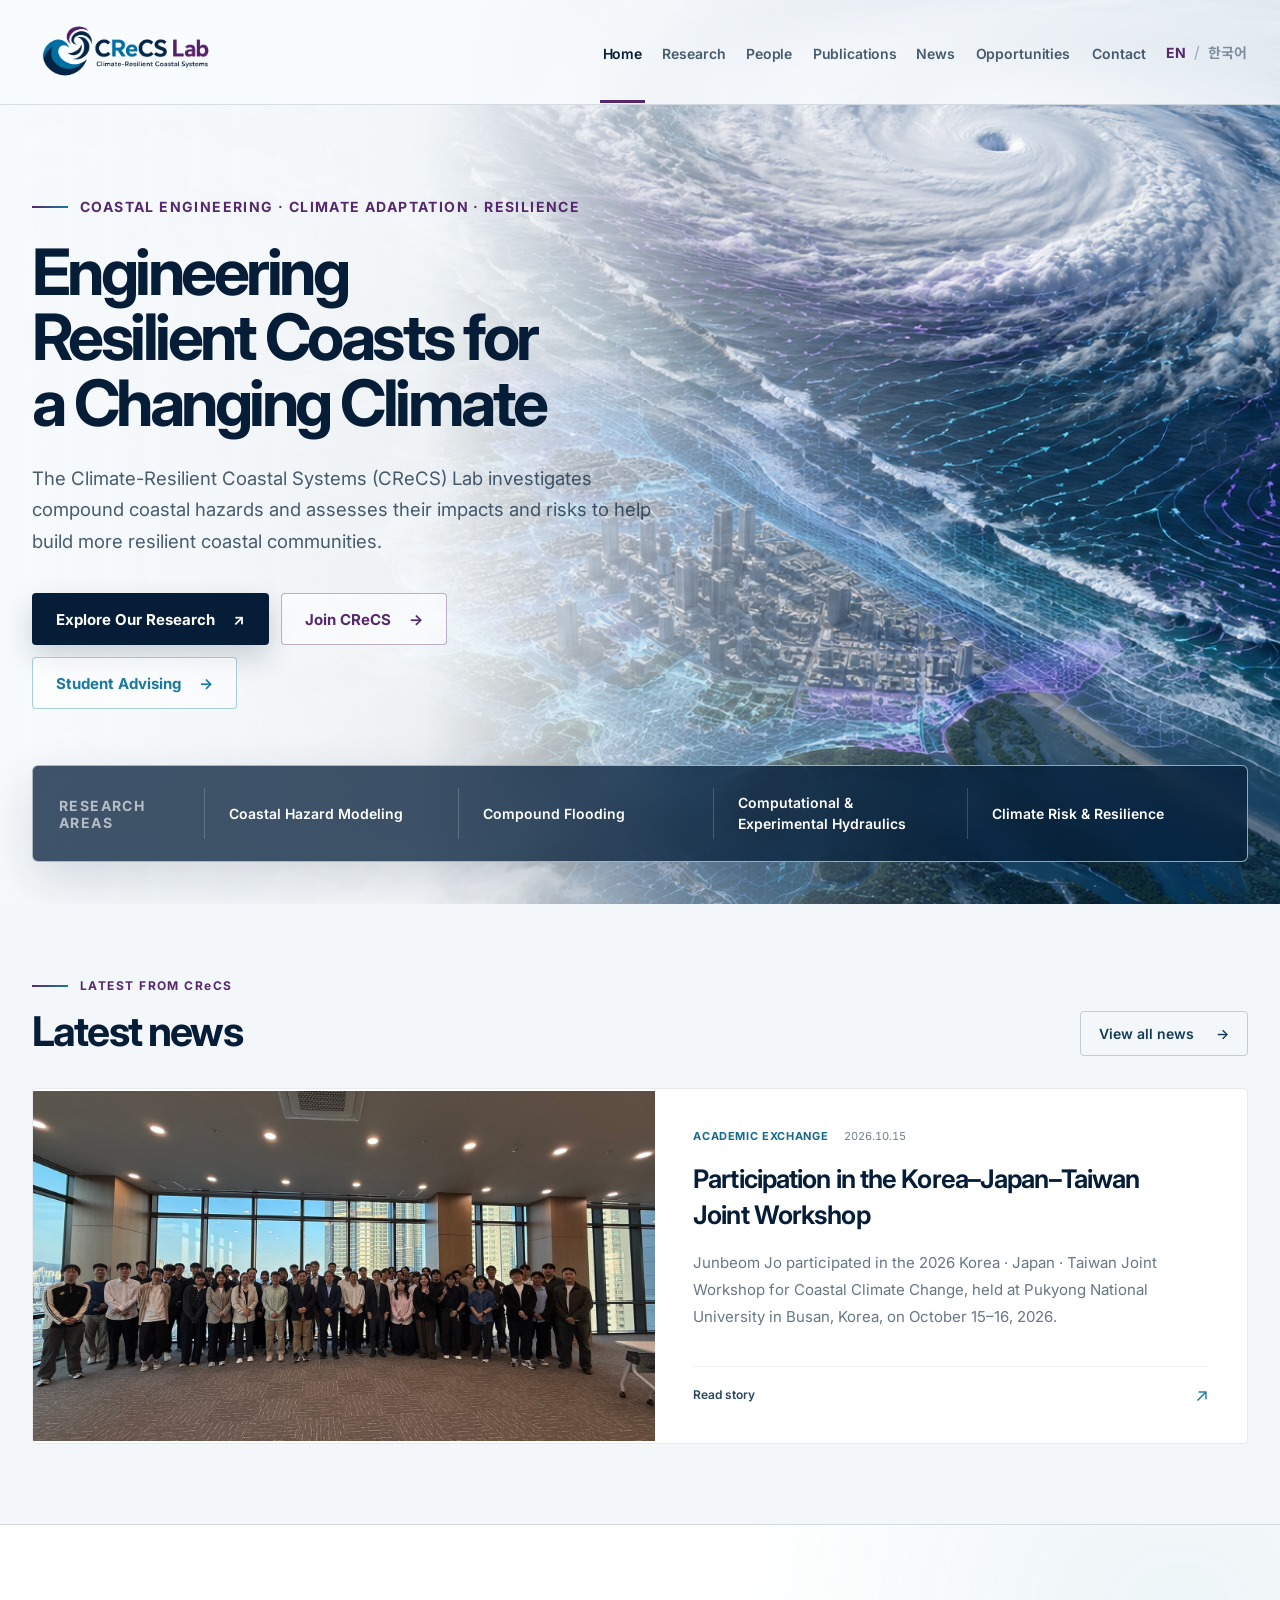
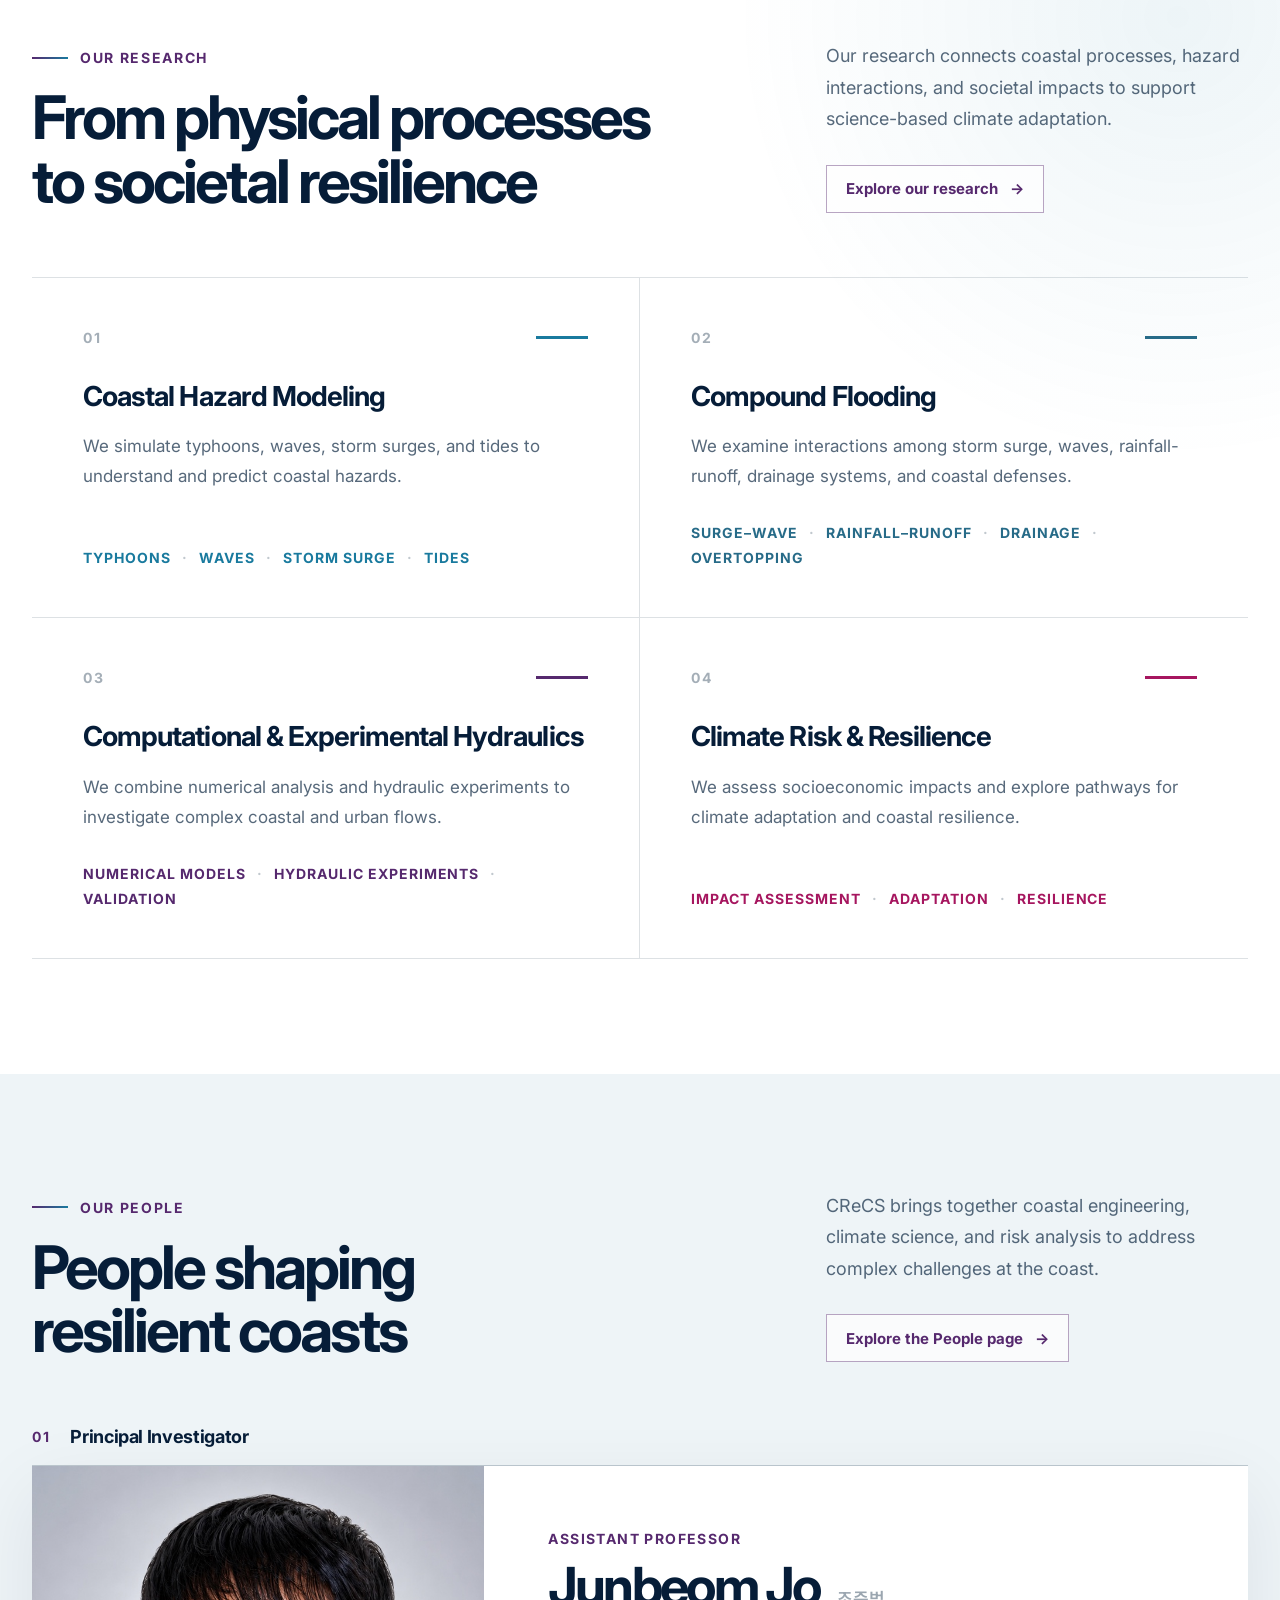
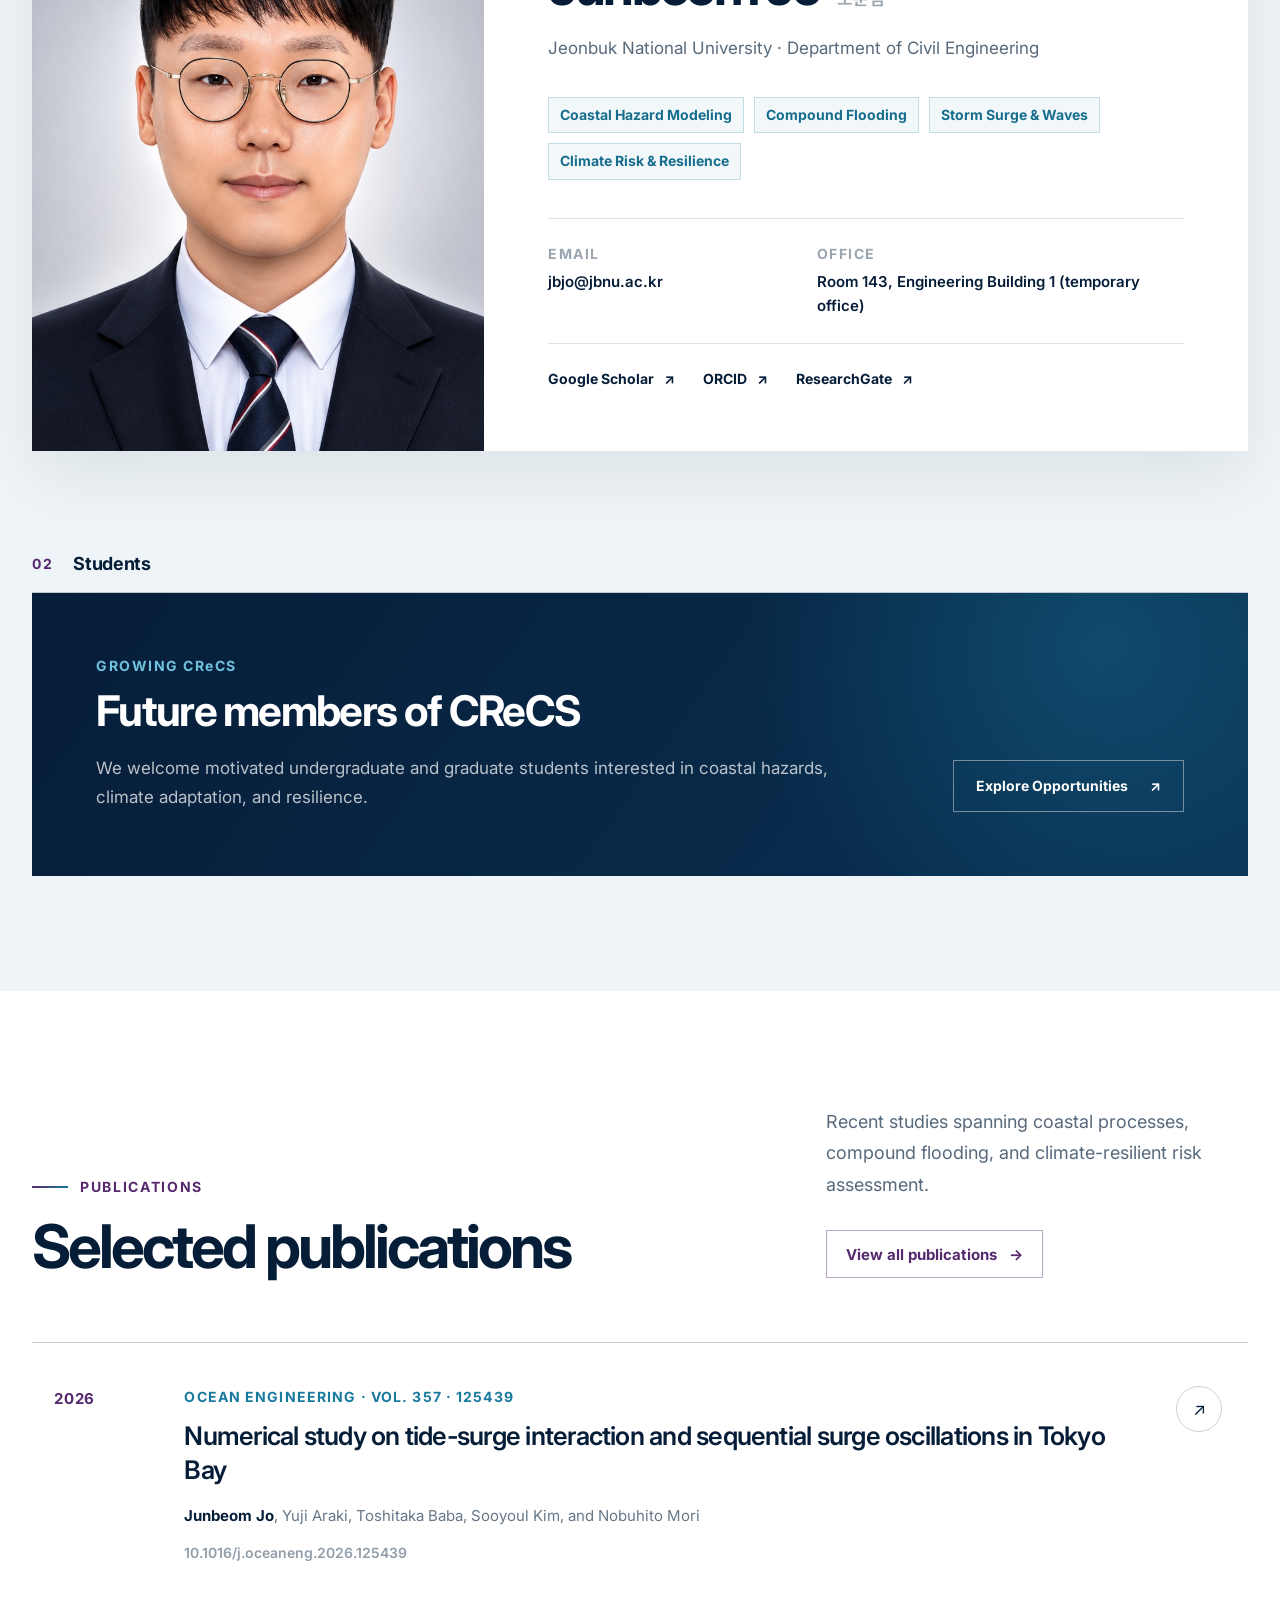
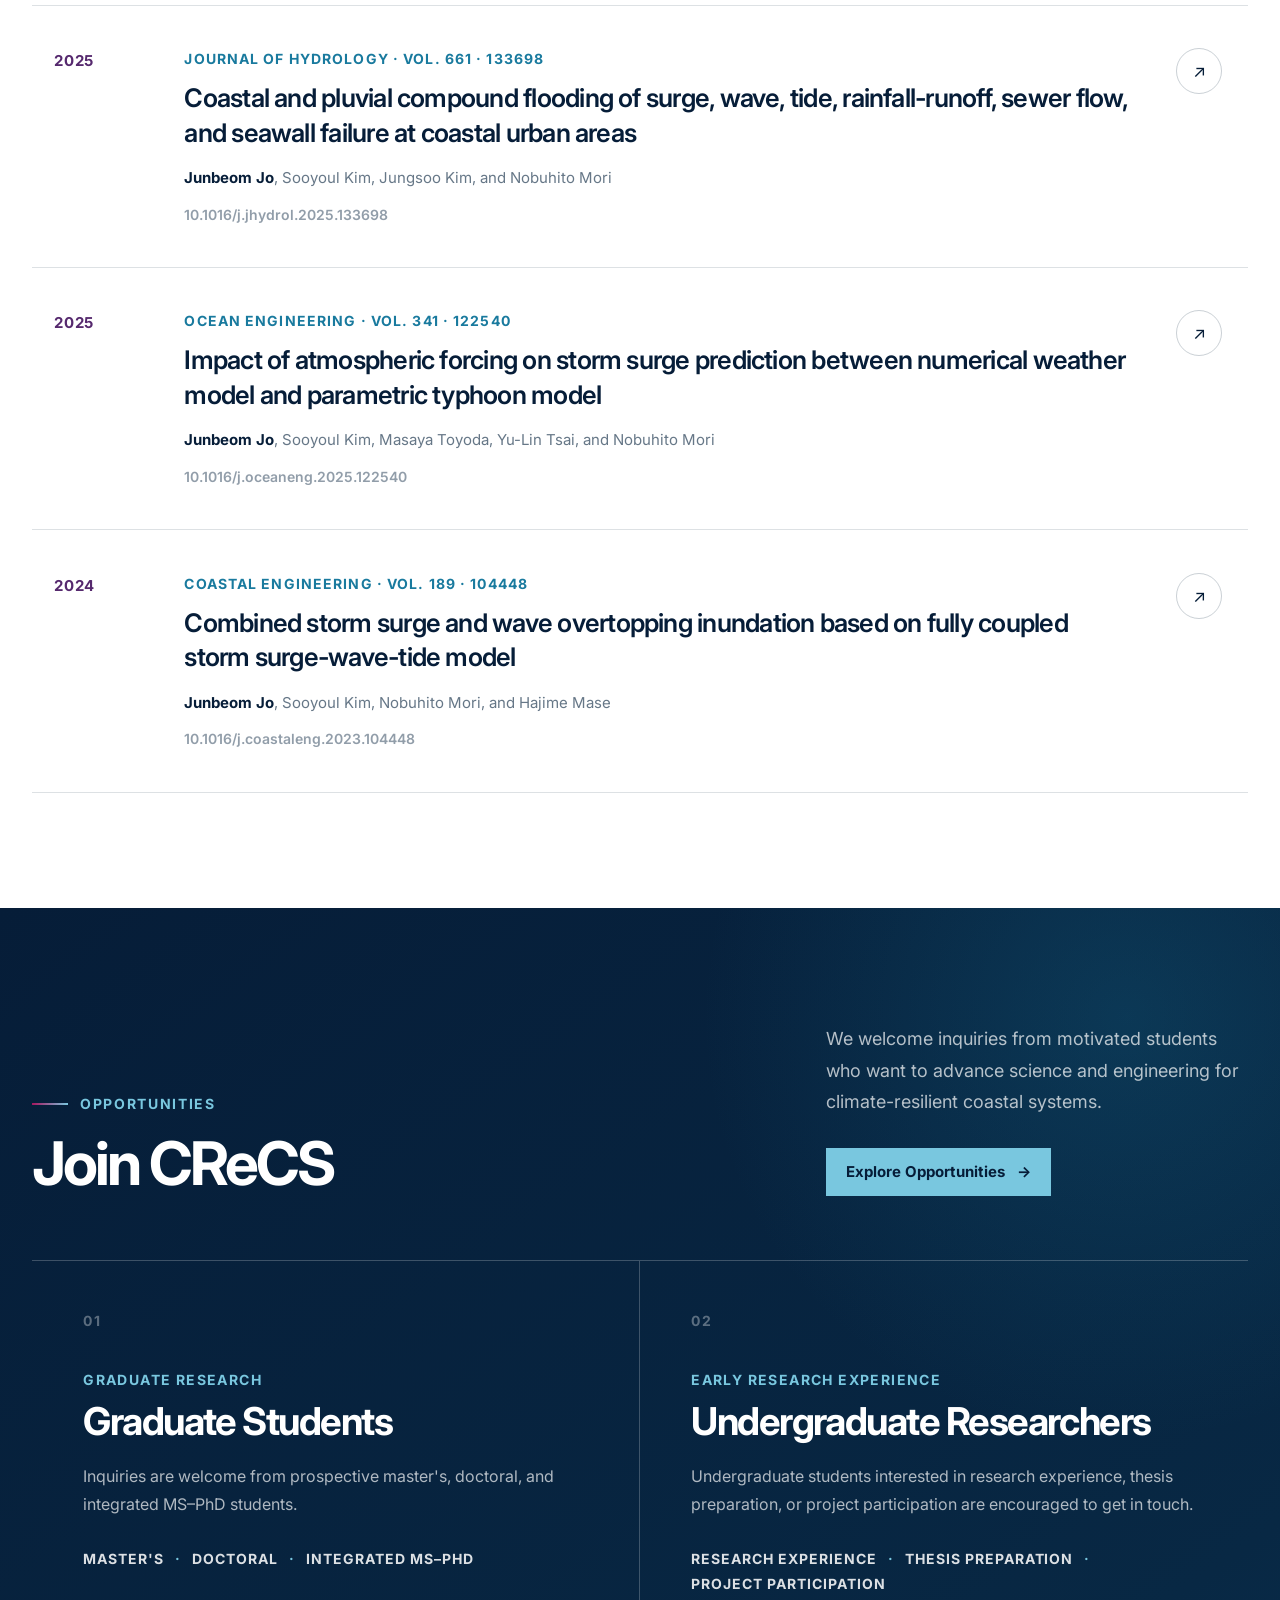
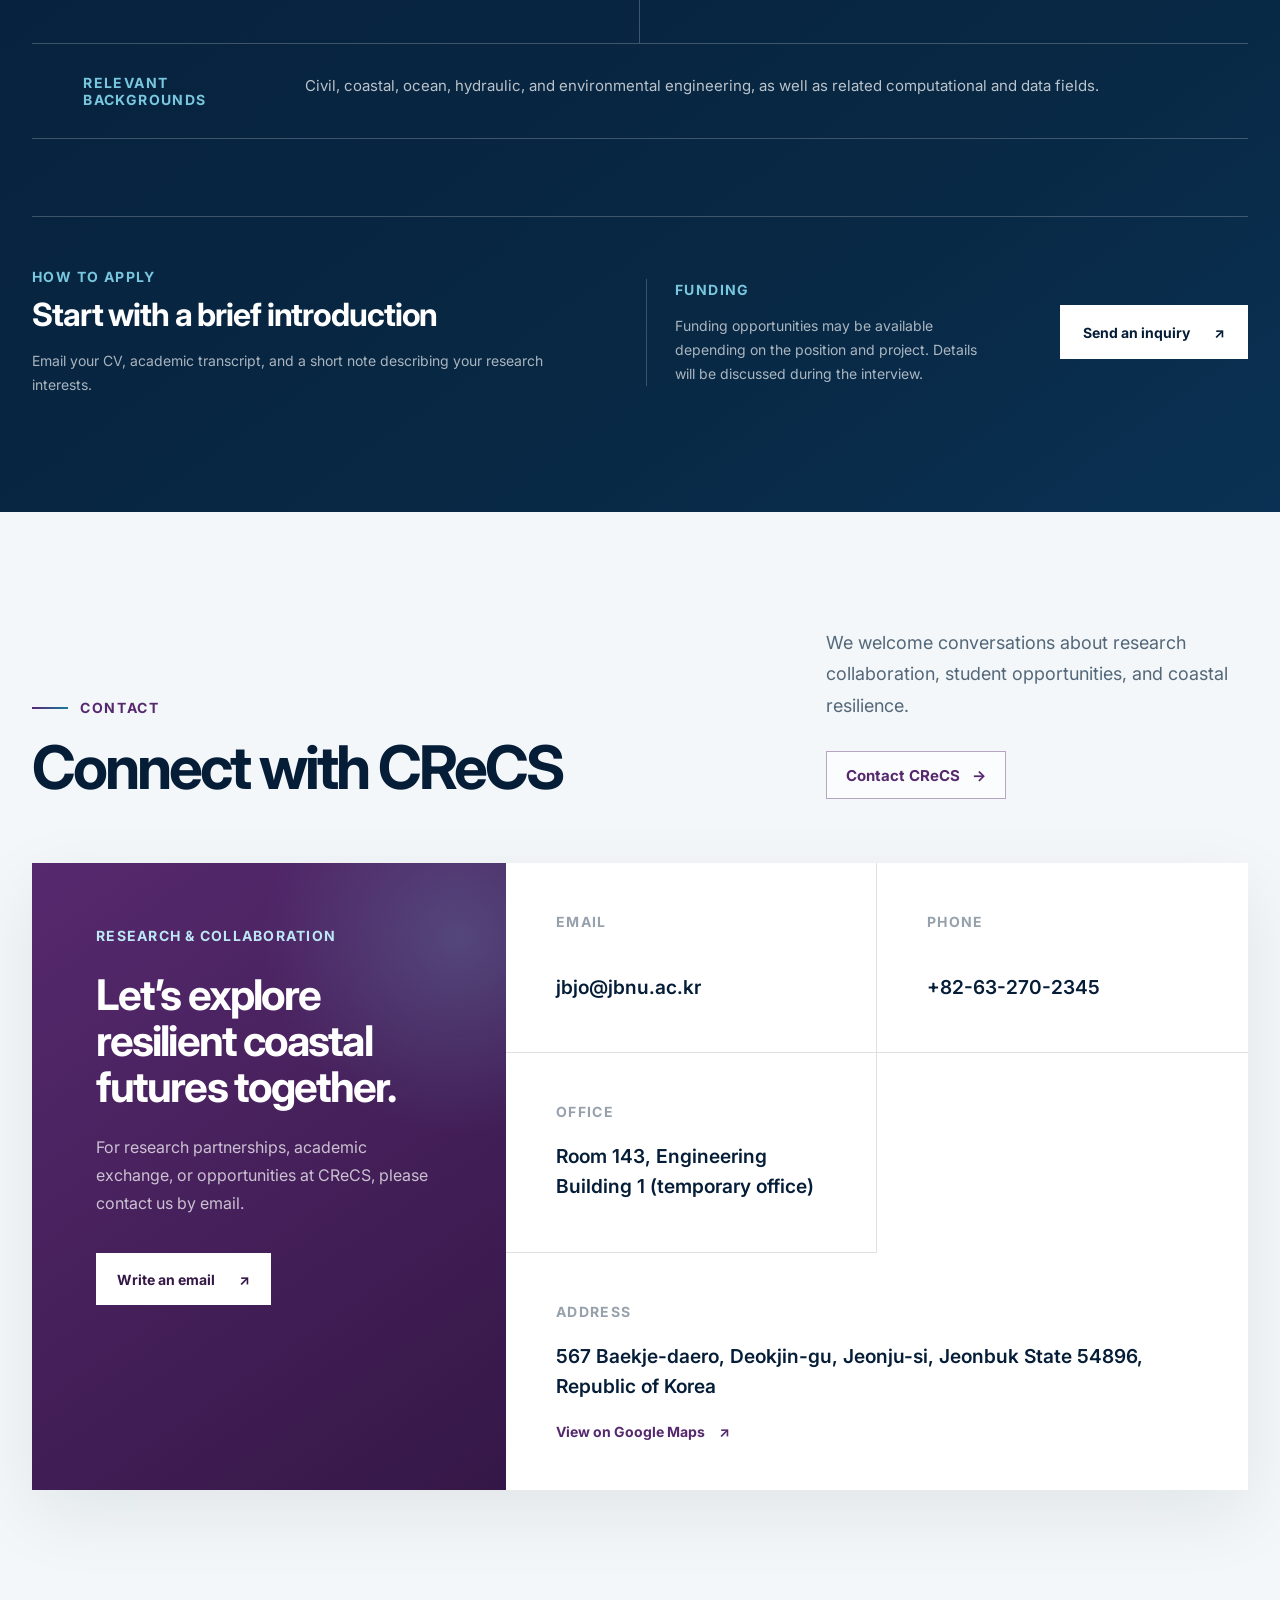
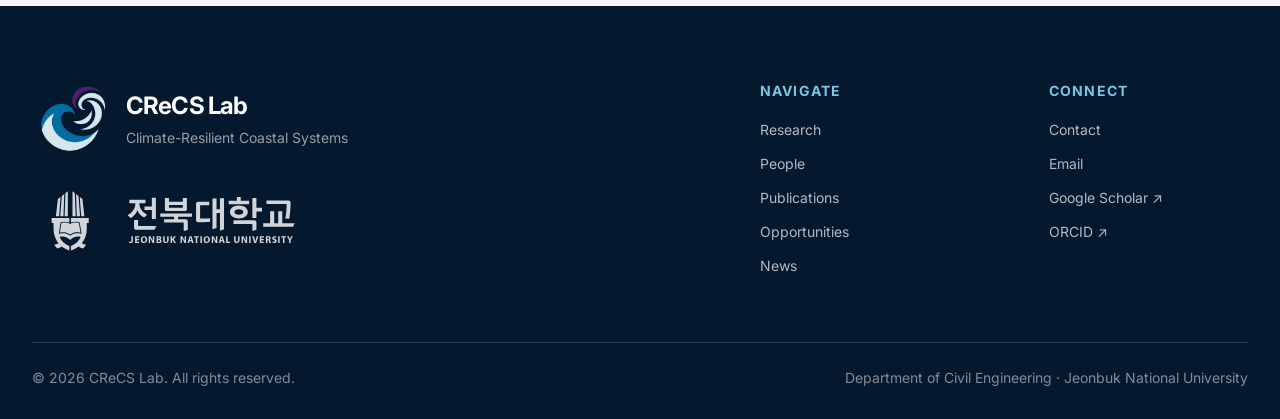
<file: index.html>
<!doctype html>
<html lang="en">
  <head>
    <meta charset="UTF-8" />
    <meta name="viewport" content="width=device-width, initial-scale=1" />
    <script src="script.js?v=15"></script>
    <!-- Google tag (gtag.js) -->
    <script async src="https://www.googletagmanager.com/gtag/js?id=G-11746WW62N"></script>
    <script>
      window.dataLayer = window.dataLayer || [];
      function gtag(){dataLayer.push(arguments);}
      gtag('js', new Date());
      gtag('config', 'G-11746WW62N');
    </script>
    <meta
      name="description"
      content="CReCS Lab advances science and engineering for climate-resilient coastal systems."
    />
    <title>CReCS Lab | Climate-Resilient Coastal Systems</title>
    <link rel="icon" href="favicon.ico?v=3" sizes="any" />
    <link rel="icon" href="assets/favicon-32x32.png?v=3" type="image/png" sizes="32x32" />
    <link rel="icon" href="assets/favicon-16x16.png?v=3" type="image/png" sizes="16x16" />
    <link rel="apple-touch-icon" href="assets/apple-touch-icon.png?v=3" />
    <link rel="preconnect" href="https://fonts.googleapis.com" />
    <link rel="preconnect" href="https://fonts.gstatic.com" crossorigin />
    <link
      href="https://fonts.googleapis.com/css2?family=Inter:wght@400;500;600;700&amp;family=Noto+Sans+KR:wght@400;500;600;700&amp;display=swap"
      rel="stylesheet"
    />
    <link rel="stylesheet" href="styles.css?v=20" />
    <link rel="stylesheet" href="news.css?v=2" />
    <script defer blocking="render" src="news.js?v=7"></script>
  </head>
  <body data-page="home">
    <header class="site-header" data-header>
      <div class="header-inner">
        <a class="brand" href="index.html" aria-label="CReCS Lab home">
          <img src="assets/crecs-logo.png" alt="CReCS Lab — Climate-Resilient Coastal Systems" />
        </a>

        <nav class="desktop-nav" aria-label="Primary navigation">
          <a class="is-active" href="#home" aria-current="page" data-i18n="navHome">Home</a>
          <a href="research.html" data-i18n="navResearch">Research</a>
          <a href="people.html" data-i18n="navPeople">People</a>
          <a href="publications.html" data-i18n="navPublications">Publications</a>
          <a href="news.html" data-i18n="navNews">News</a>
          <a href="opportunities.html" data-i18n="navOpportunities">Opportunities</a>
          <a href="contact.html" data-i18n="navContact">Contact</a>
        </nav>

        <div class="header-actions">
          <div class="language-switch" aria-label="Language selection">
            <button class="is-selected" type="button" data-lang="en" aria-pressed="true">EN</button>
            <span aria-hidden="true">/</span>
            <button type="button" data-lang="ko" aria-pressed="false">한국어</button>
          </div>
          <button class="menu-button" type="button" aria-expanded="false" aria-controls="mobile-menu">
            <span></span><span></span><span></span>
            <span class="sr-only">Open menu</span>
          </button>
        </div>
      </div>

      <nav class="mobile-nav" id="mobile-menu" aria-label="Mobile navigation">
        <a class="is-active" href="#home" aria-current="page" data-i18n="navHome">Home</a>
        <a href="research.html" data-i18n="navResearch">Research</a>
        <a href="people.html" data-i18n="navPeople">People</a>
        <a href="publications.html" data-i18n="navPublications">Publications</a>
        <a href="news.html" data-i18n="navNews">News</a>
        <a href="opportunities.html" data-i18n="navOpportunities">Opportunities</a>
        <a href="contact.html" data-i18n="navContact">Contact</a>
      </nav>
    </header>

    <main>
      <section class="hero" id="home">
        <div class="hero-image" role="img" aria-label="Scientific visualization of a typhoon, waves, and compound coastal flooding"></div>
        <div class="hero-wash" aria-hidden="true"></div>

        <div class="hero-inner">
          <div class="hero-copy">
            <p class="eyebrow" data-i18n="eyebrow">Coastal Engineering · Climate Adaptation · Resilience</p>
            <h1 data-i18n="headline">Engineering Resilient Coasts for a Changing Climate</h1>
            <p class="intro" data-i18n="intro">
              The Climate-Resilient Coastal Systems (CReCS) Lab investigates compound coastal hazards and
              assesses their impacts and risks to help build more resilient coastal communities.
            </p>
            <div class="hero-actions">
              <a class="button button-primary" href="research.html">
                <span data-i18n="researchCta">Explore Our Research</span>
                <span aria-hidden="true">↗</span>
              </a>
              <a class="button button-secondary" href="opportunities.html">
                <span data-i18n="joinCta">Join CReCS</span>
                <span aria-hidden="true">→</span>
              </a>
              <a class="button button-tertiary" href="contact.html#student-advising">
                <span data-i18n="advisingHeroCta">Student Advising</span>
                <span aria-hidden="true">→</span>
              </a>
            </div>
          </div>

          <div class="research-strip" id="research-summary" aria-label="Research areas">
            <p class="strip-label" data-i18n="researchLabel">Research areas</p>
            <div class="research-topics">
              <span data-i18n="topic1">Coastal Hazard Modeling</span>
              <span data-i18n="topic2">Compound Flooding</span>
              <span data-i18n="topic3">Computational &amp; Experimental Hydraulics</span>
              <span data-i18n="topic4">Climate Risk &amp; Resilience</span>
            </div>
          </div>
        </div>
      </section>

      <section class="news-section" id="news" aria-labelledby="home-news-title">
        <div class="section-inner">
          <header class="news-heading">
            <div>
              <p class="section-kicker" data-news-i18n="kicker">LATEST FROM CReCS</p>
              <h2 id="home-news-title" data-news-i18n="heading">Latest news</h2>
            </div>
            <a class="news-all-link" href="news.html"><span data-news-i18n="all">View all news</span><span aria-hidden="true">→</span></a>
          </header>
          <div class="news-grid" data-news-grid data-news-limit="3"></div>
        </div>
      </section>

      <section class="research-section" id="research">
        <div class="section-inner">
          <header class="research-heading">
            <div>
              <p class="section-kicker" data-i18n="researchSectionKicker">Our Research</p>
              <h2 data-i18n="researchSectionTitle">From physical processes to societal resilience</h2>
            </div>
            <div class="section-intro-group">
              <p class="section-intro" data-i18n="researchSectionIntro">
                Our research connects coastal processes, hazard interactions, and societal impacts to support
                science-based climate adaptation.
              </p>
              <a class="section-page-link" href="research.html">
                <span data-i18n="researchDetailCta">Explore our research</span>
                <span aria-hidden="true">→</span>
              </a>
            </div>
          </header>

          <div class="research-grid">
            <article class="research-card research-card-hazard">
              <div class="card-top">
                <span class="card-number">01</span>
                <span class="card-accent" aria-hidden="true"></span>
              </div>
              <h3 data-i18n="topic1">Coastal Hazard Modeling</h3>
              <p class="card-description" data-i18n="researchCard1Desc">
                We simulate typhoons, waves, storm surges, and tides to understand and predict coastal hazards.
              </p>
              <div class="card-tags" aria-label="Keywords">
                <span data-i18n="researchCard1Tag1">Typhoons</span>
                <span data-i18n="researchCard1Tag2">Waves</span>
                <span data-i18n="researchCard1Tag3">Storm Surge</span>
                <span data-i18n="researchCard1Tag4">Tides</span>
              </div>
            </article>

            <article class="research-card research-card-flooding">
              <div class="card-top">
                <span class="card-number">02</span>
                <span class="card-accent" aria-hidden="true"></span>
              </div>
              <h3 data-i18n="topic2">Compound Flooding</h3>
              <p class="card-description" data-i18n="researchCard2Desc">
                We examine interactions among storm surge, waves, rainfall-runoff, drainage systems, and coastal
                defenses.
              </p>
              <div class="card-tags" aria-label="Keywords">
                <span data-i18n="researchCard2Tag1">Surge–Wave</span>
                <span data-i18n="researchCard2Tag2">Rainfall–Runoff</span>
                <span data-i18n="researchCard2Tag3">Drainage</span>
                <span data-i18n="researchCard2Tag4">Overtopping</span>
              </div>
            </article>

            <article class="research-card research-card-hydraulics">
              <div class="card-top">
                <span class="card-number">03</span>
                <span class="card-accent" aria-hidden="true"></span>
              </div>
              <h3 data-i18n="topic3">Computational &amp; Experimental Hydraulics</h3>
              <p class="card-description" data-i18n="researchCard3Desc">
                We combine numerical analysis and hydraulic experiments to investigate complex coastal and urban
                flows.
              </p>
              <div class="card-tags" aria-label="Keywords">
                <span data-i18n="researchCard3Tag1">Numerical Models</span>
                <span data-i18n="researchCard3Tag2">Hydraulic Experiments</span>
                <span data-i18n="researchCard3Tag3">Validation</span>
              </div>
            </article>

            <article class="research-card research-card-resilience">
              <div class="card-top">
                <span class="card-number">04</span>
                <span class="card-accent" aria-hidden="true"></span>
              </div>
              <h3 data-i18n="topic4">Climate Risk &amp; Resilience</h3>
              <p class="card-description" data-i18n="researchCard4Desc">
                We assess socioeconomic impacts and explore pathways for climate adaptation and coastal resilience.
              </p>
              <div class="card-tags" aria-label="Keywords">
                <span data-i18n="researchCard4Tag1">Impact Assessment</span>
                <span data-i18n="researchCard4Tag2">Adaptation</span>
                <span data-i18n="researchCard4Tag3">Resilience</span>
              </div>
            </article>
          </div>
        </div>
      </section>

      <section class="people-section" id="people">
        <div class="section-inner">
          <header class="people-heading">
            <div>
              <p class="section-kicker" data-i18n="peopleSectionKicker">Our People</p>
              <h2 data-i18n="peopleSectionTitle">People shaping resilient coasts</h2>
            </div>
            <div class="section-intro-group">
              <p class="section-intro" data-i18n="peopleSectionIntro">
                CReCS brings together coastal engineering, climate science, and risk analysis to address complex
                challenges at the coast.
              </p>
              <a class="section-page-link" href="people.html">
                <span data-i18n="peopleDetailCta">Explore the People page</span>
                <span aria-hidden="true">→</span>
              </a>
            </div>
          </header>

          <div class="people-subsection" id="principal-investigator">
            <div class="subsection-heading">
              <span>01</span>
              <h3 data-i18n="peoplePiHeading">Principal Investigator</h3>
            </div>

            <article class="pi-profile">
              <figure class="pi-portrait">
                <img src="assets/junbeom-jo.jpg" alt="Portrait of Junbeom Jo" />
              </figure>

              <div class="pi-content">
                <p class="pi-role" data-i18n="piRole">Assistant Professor</p>
                <div class="pi-name-row">
                  <h3 data-i18n="piName">Junbeom Jo</h3>
                  <span data-i18n="piNameSecondary">조준범</span>
                </div>
                <p class="pi-affiliation" data-i18n="piAffiliation">
                  Jeonbuk National University · Department of Civil Engineering
                </p>

                <div class="pi-keywords" aria-label="Research keywords">
                  <span data-i18n="piKeyword1">Coastal Hazard Modeling</span>
                  <span data-i18n="piKeyword2">Compound Flooding</span>
                  <span data-i18n="piKeyword3">Storm Surge &amp; Waves</span>
                  <span data-i18n="piKeyword4">Climate Risk &amp; Resilience</span>
                </div>

                <dl class="profile-details">
                  <div>
                    <dt data-i18n="profileEmail">Email</dt>
                    <dd><a href="mailto:jbjo@jbnu.ac.kr">jbjo@jbnu.ac.kr</a></dd>
                  </div>
                  <div>
                    <dt data-i18n="profileOffice">Office</dt>
                    <dd data-i18n="piOffice">Room 143, Engineering Building 1 (temporary office)</dd>
                  </div>
                </dl>

                <div class="profile-links">
                  <a href="https://scholar.google.com/citations?user=TWpAiN8AAAAJ" target="_blank" rel="noreferrer">
                    Google Scholar <span aria-hidden="true">↗</span>
                  </a>
                  <a href="https://orcid.org/0000-0003-4687-1146" target="_blank" rel="noreferrer">
                    ORCID <span aria-hidden="true">↗</span>
                  </a>
                  <a href="https://www.researchgate.net/profile/Junbeom-Jo-3" target="_blank" rel="noreferrer">
                    ResearchGate <span aria-hidden="true">↗</span>
                  </a>
                </div>
              </div>
            </article>
          </div>

          <div class="people-subsection student-subsection" id="students">
            <div class="subsection-heading">
              <span>02</span>
              <h3 data-i18n="peopleStudentsHeading">Students</h3>
            </div>

            <div class="students-panel">
              <div>
                <p class="students-label" data-i18n="studentsLabel">GROWING CReCS</p>
                <h3 data-i18n="studentsTitle">Future members of CReCS</h3>
                <p data-i18n="studentsDescription">
                  We welcome motivated undergraduate and graduate students interested in coastal hazards, climate
                  adaptation, and resilience.
                </p>
              </div>
              <a class="students-contact" href="opportunities.html">
                <span data-i18n="studentsCta">Explore Opportunities</span>
                <span aria-hidden="true">↗</span>
              </a>
            </div>
          </div>
        </div>
      </section>

      <section class="publications-section" id="publications">
        <div class="section-inner">
          <header class="publications-heading">
            <div>
              <p class="section-kicker" data-i18n="publicationsSectionKicker">Publications</p>
              <h2 data-i18n="publicationsSectionTitle">Selected publications</h2>
            </div>
            <div class="section-intro-group">
              <p class="section-intro" data-i18n="publicationsSectionIntro">
                Recent studies spanning coastal processes, compound flooding, and climate-resilient risk assessment.
              </p>
              <a class="section-page-link" href="publications.html">
                <span data-i18n="publicationsDetailCta">View all publications</span>
                <span aria-hidden="true">→</span>
              </a>
            </div>
          </header>

          <div class="publication-list">
            <article class="publication-item">
              <div class="publication-year">2026</div>
              <div class="publication-content">
                <p class="publication-meta">Ocean Engineering · Vol. 357 · 125439</p>
                <h3>
                  <a href="https://doi.org/10.1016/j.oceaneng.2026.125439" target="_blank" rel="noreferrer">
                    Numerical study on tide-surge interaction and sequential surge oscillations in Tokyo Bay
                  </a>
                </h3>
                <p class="publication-authors">
                  <strong>Junbeom Jo</strong>, Yuji Araki, Toshitaka Baba, Sooyoul Kim, and Nobuhito Mori
                </p>
                <a class="publication-doi" href="https://doi.org/10.1016/j.oceaneng.2026.125439" target="_blank" rel="noreferrer">
                  10.1016/j.oceaneng.2026.125439
                </a>
              </div>
              <a class="publication-arrow" href="https://doi.org/10.1016/j.oceaneng.2026.125439" target="_blank" rel="noreferrer" aria-label="Open publication">
                ↗
              </a>
            </article>

            <article class="publication-item">
              <div class="publication-year">2025</div>
              <div class="publication-content">
                <p class="publication-meta">Journal of Hydrology · Vol. 661 · 133698</p>
                <h3>
                  <a href="https://doi.org/10.1016/j.jhydrol.2025.133698" target="_blank" rel="noreferrer">
                    Coastal and pluvial compound flooding of surge, wave, tide, rainfall-runoff, sewer flow, and
                    seawall failure at coastal urban areas
                  </a>
                </h3>
                <p class="publication-authors">
                  <strong>Junbeom Jo</strong>, Sooyoul Kim, Jungsoo Kim, and Nobuhito Mori
                </p>
                <a class="publication-doi" href="https://doi.org/10.1016/j.jhydrol.2025.133698" target="_blank" rel="noreferrer">
                  10.1016/j.jhydrol.2025.133698
                </a>
              </div>
              <a class="publication-arrow" href="https://doi.org/10.1016/j.jhydrol.2025.133698" target="_blank" rel="noreferrer" aria-label="Open publication">
                ↗
              </a>
            </article>

            <article class="publication-item">
              <div class="publication-year">2025</div>
              <div class="publication-content">
                <p class="publication-meta">Ocean Engineering · Vol. 341 · 122540</p>
                <h3>
                  <a href="https://doi.org/10.1016/j.oceaneng.2025.122540" target="_blank" rel="noreferrer">
                    Impact of atmospheric forcing on storm surge prediction between numerical weather model and
                    parametric typhoon model
                  </a>
                </h3>
                <p class="publication-authors">
                  <strong>Junbeom Jo</strong>, Sooyoul Kim, Masaya Toyoda, Yu-Lin Tsai, and Nobuhito Mori
                </p>
                <a class="publication-doi" href="https://doi.org/10.1016/j.oceaneng.2025.122540" target="_blank" rel="noreferrer">
                  10.1016/j.oceaneng.2025.122540
                </a>
              </div>
              <a class="publication-arrow" href="https://doi.org/10.1016/j.oceaneng.2025.122540" target="_blank" rel="noreferrer" aria-label="Open publication">
                ↗
              </a>
            </article>

            <article class="publication-item">
              <div class="publication-year">2024</div>
              <div class="publication-content">
                <p class="publication-meta">Coastal Engineering · Vol. 189 · 104448</p>
                <h3>
                  <a href="https://doi.org/10.1016/j.coastaleng.2023.104448" target="_blank" rel="noreferrer">
                    Combined storm surge and wave overtopping inundation based on fully coupled storm
                    surge-wave-tide model
                  </a>
                </h3>
                <p class="publication-authors">
                  <strong>Junbeom Jo</strong>, Sooyoul Kim, Nobuhito Mori, and Hajime Mase
                </p>
                <a class="publication-doi" href="https://doi.org/10.1016/j.coastaleng.2023.104448" target="_blank" rel="noreferrer">
                  10.1016/j.coastaleng.2023.104448
                </a>
              </div>
              <a class="publication-arrow" href="https://doi.org/10.1016/j.coastaleng.2023.104448" target="_blank" rel="noreferrer" aria-label="Open publication">
                ↗
              </a>
            </article>
          </div>

        </div>
      </section>

      <section class="opportunities-section" id="opportunities">
        <div class="section-inner">
          <header class="opportunities-heading">
            <div>
              <p class="section-kicker" data-i18n="opportunitiesSectionKicker">Opportunities</p>
              <h2 data-i18n="opportunitiesSectionTitle">Join CReCS</h2>
            </div>
            <div class="section-intro-group">
              <p class="section-intro" data-i18n="opportunitiesSectionIntro">
                We welcome inquiries from motivated students who want to advance science and engineering for
                climate-resilient coastal systems.
              </p>
              <a class="section-page-link" href="opportunities.html">
                <span data-i18n="studentsCta">Explore Opportunities</span><span aria-hidden="true">→</span>
              </a>
            </div>
          </header>

          <div class="opportunity-grid">
            <article class="opportunity-card">
              <div class="opportunity-number">01</div>
              <p class="opportunity-type" data-i18n="graduateLabel">Graduate Research</p>
              <h3 data-i18n="graduateTitle">Graduate Students</h3>
              <p data-i18n="graduateDescription">
                Inquiries are welcome from prospective master's, doctoral, and integrated MS–PhD students.
              </p>
              <div class="opportunity-tags">
                <span data-i18n="graduateTag1">Master's</span>
                <span data-i18n="graduateTag2">Doctoral</span>
                <span data-i18n="graduateTag3">Integrated MS–PhD</span>
              </div>
            </article>

            <article class="opportunity-card">
              <div class="opportunity-number">02</div>
              <p class="opportunity-type" data-i18n="undergraduateLabel">Early Research Experience</p>
              <h3 data-i18n="undergraduateTitle">Undergraduate Researchers</h3>
              <p data-i18n="undergraduateDescription">
                Undergraduate students interested in research experience, thesis preparation, or project
                participation are encouraged to get in touch.
              </p>
              <div class="opportunity-tags">
                <span data-i18n="undergraduateTag1">Research Experience</span>
                <span data-i18n="undergraduateTag2">Thesis Preparation</span>
                <span data-i18n="undergraduateTag3">Project Participation</span>
              </div>
            </article>
          </div>

          <div class="opportunity-backgrounds">
            <span data-i18n="backgroundsLabel">Relevant backgrounds</span>
            <p data-i18n="backgroundsDescription">
              Civil, coastal, ocean, hydraulic, and environmental engineering, as well as related computational
              and data fields.
            </p>
          </div>

          <div class="application-panel">
            <div class="application-copy">
              <p class="application-label" data-i18n="applicationLabel">How to apply</p>
              <h3 data-i18n="applicationTitle">Start with a brief introduction</h3>
              <p data-i18n="applicationDescription">
                Email your CV, academic transcript, and a short note describing your research interests.
              </p>
            </div>
            <div class="funding-note">
              <span data-i18n="fundingLabel">Funding</span>
              <p data-i18n="fundingDescription">
                Funding opportunities may be available depending on the position and project. Details will be
                discussed during the interview.
              </p>
            </div>
            <a class="application-contact" href="mailto:jbjo@jbnu.ac.kr?subject=Prospective%20CReCS%20Lab%20Student">
              <span data-i18n="applicationCta">Send an inquiry</span>
              <span aria-hidden="true">↗</span>
            </a>
          </div>
        </div>
      </section>

      <section class="contact-section" id="contact">
        <div class="section-inner">
          <header class="contact-heading">
            <div>
              <p class="section-kicker" data-i18n="contactSectionKicker">Contact</p>
              <h2 data-i18n="contactSectionTitle">Connect with CReCS</h2>
            </div>
            <div class="section-intro-group">
              <p class="section-intro" data-i18n="contactSectionIntro">
                We welcome conversations about research collaboration, student opportunities, and coastal resilience.
              </p>
              <a class="section-page-link" href="contact.html">
                <span data-i18n="contactDetailTitle">Contact CReCS</span><span aria-hidden="true">→</span>
              </a>
            </div>
          </header>

          <div class="contact-layout">
            <article class="contact-feature">
              <p class="contact-feature-label" data-i18n="contactInquiryLabel">Research &amp; collaboration</p>
              <h3 data-i18n="contactInquiryTitle">Let’s explore resilient coastal futures together.</h3>
              <p data-i18n="contactInquiryDescription">
                For research partnerships, academic exchange, or opportunities at CReCS, please contact us by email.
              </p>
              <a href="mailto:jbjo@jbnu.ac.kr">
                <span data-i18n="contactEmailCta">Write an email</span>
                <span aria-hidden="true">↗</span>
              </a>
            </article>

            <div class="contact-details">
              <div class="contact-detail">
                <span data-i18n="contactEmailLabel">Email</span>
                <a href="mailto:jbjo@jbnu.ac.kr">jbjo@jbnu.ac.kr</a>
              </div>
              <div class="contact-detail">
                <span data-i18n="contactPhoneLabel">Phone</span>
                <a href="tel:+82632702345" data-i18n="contactPhoneValue">+82-63-270-2345</a>
              </div>
              <div class="contact-detail">
                <span data-i18n="contactOfficeLabel">Office</span>
                <p data-i18n="contactOfficeValue">Room 143, Engineering Building 1 (temporary office)</p>
              </div>
              <div class="contact-detail contact-detail-address">
                <span data-i18n="contactAddressLabel">Address</span>
                <p data-i18n="contactAddressValue">
                  567 Baekje-daero, Deokjin-gu, Jeonju-si, Jeonbuk State 54896, Republic of Korea
                </p>
                <a
                  class="map-link"
                  href="https://www.google.com/maps/place/%EC%A0%84%EC%A3%BC%EC%8B%9C+%EA%B8%88%EC%95%94%EB%8F%99+%EC%A0%84%EB%B6%81%EB%8C%80%ED%95%99%EA%B5%90+%EA%B3%B5%EA%B3%BC%EB%8C%80%ED%95%991%ED%98%B8%EA%B4%80/data=!3m1!4b1!4m6!3m5!1s0x3570233140757053:0x296664c5538f0f14!8m2!3d35.8468291!4d127.1325569!16s%2Fg%2F12hqh8fqg?entry=ttu&amp;g_ep=EgoyMDI2MDkwMi4wIKXMDSoASAFQAw%3D%3D"
                  target="_blank"
                  rel="noreferrer"
                >
                  <span data-i18n="contactMapCta">View on Google Maps</span>
                  <span aria-hidden="true">↗</span>
                </a>
              </div>
            </div>
          </div>
        </div>
      </section>
    </main>

    <footer class="site-footer">
      <div class="footer-inner">
        <div class="footer-main">
          <div class="footer-brand-group">
            <a class="footer-brand" href="index.html" aria-label="CReCS Lab home">
              <img src="assets/crecs-symbol-footer-reverse.png?v=1" alt="" />
              <span>
                <strong>CReCS Lab</strong>
                <small data-i18n="footerTagline">Climate-Resilient Coastal Systems</small>
              </span>
            </a>
            <a class="footer-university-brand" href="https://www.jbnu.ac.kr/" target="_blank" rel="noreferrer" aria-label="Jeonbuk National University website">
              <img class="footer-university-symbol" src="assets/jbnu-symbol-footer-reverse.svg?v=1" alt="" />
              <img class="footer-university-wordmark" src="assets/jbnu-wordmark-footer-reverse.svg?v=1" alt="Jeonbuk National University" />
            </a>
          </div>

          <div class="footer-column">
            <p data-i18n="footerNavigate">Navigate</p>
            <nav aria-label="Footer navigation">
              <a href="research.html" data-i18n="navResearch">Research</a>
              <a href="people.html" data-i18n="navPeople">People</a>
              <a href="publications.html" data-i18n="navPublications">Publications</a>
              <a href="opportunities.html" data-i18n="navOpportunities">Opportunities</a>
              <a href="news.html" data-i18n="navNews">News</a>
            </nav>
          </div>

          <div class="footer-column">
            <p data-i18n="footerConnect">Connect</p>
            <nav aria-label="External profiles">
              <a href="contact.html" data-i18n="navContact">Contact</a>
              <a href="mailto:jbjo@jbnu.ac.kr" data-i18n="footerEmail">Email</a>
              <a href="https://scholar.google.com/citations?user=TWpAiN8AAAAJ" target="_blank" rel="noreferrer">Google Scholar ↗</a>
              <a href="https://orcid.org/0000-0003-4687-1146" target="_blank" rel="noreferrer">ORCID ↗</a>
            </nav>
          </div>
        </div>

        <div class="footer-bottom">
          <p>© <span data-current-year>2026</span> CReCS Lab. <span data-i18n="footerRights">All rights reserved.</span></p>
          <p data-i18n="footerAffiliation">Department of Civil Engineering · Jeonbuk National University</p>
        </div>
      </div>
    </footer>

  </body>
</html>
</file>
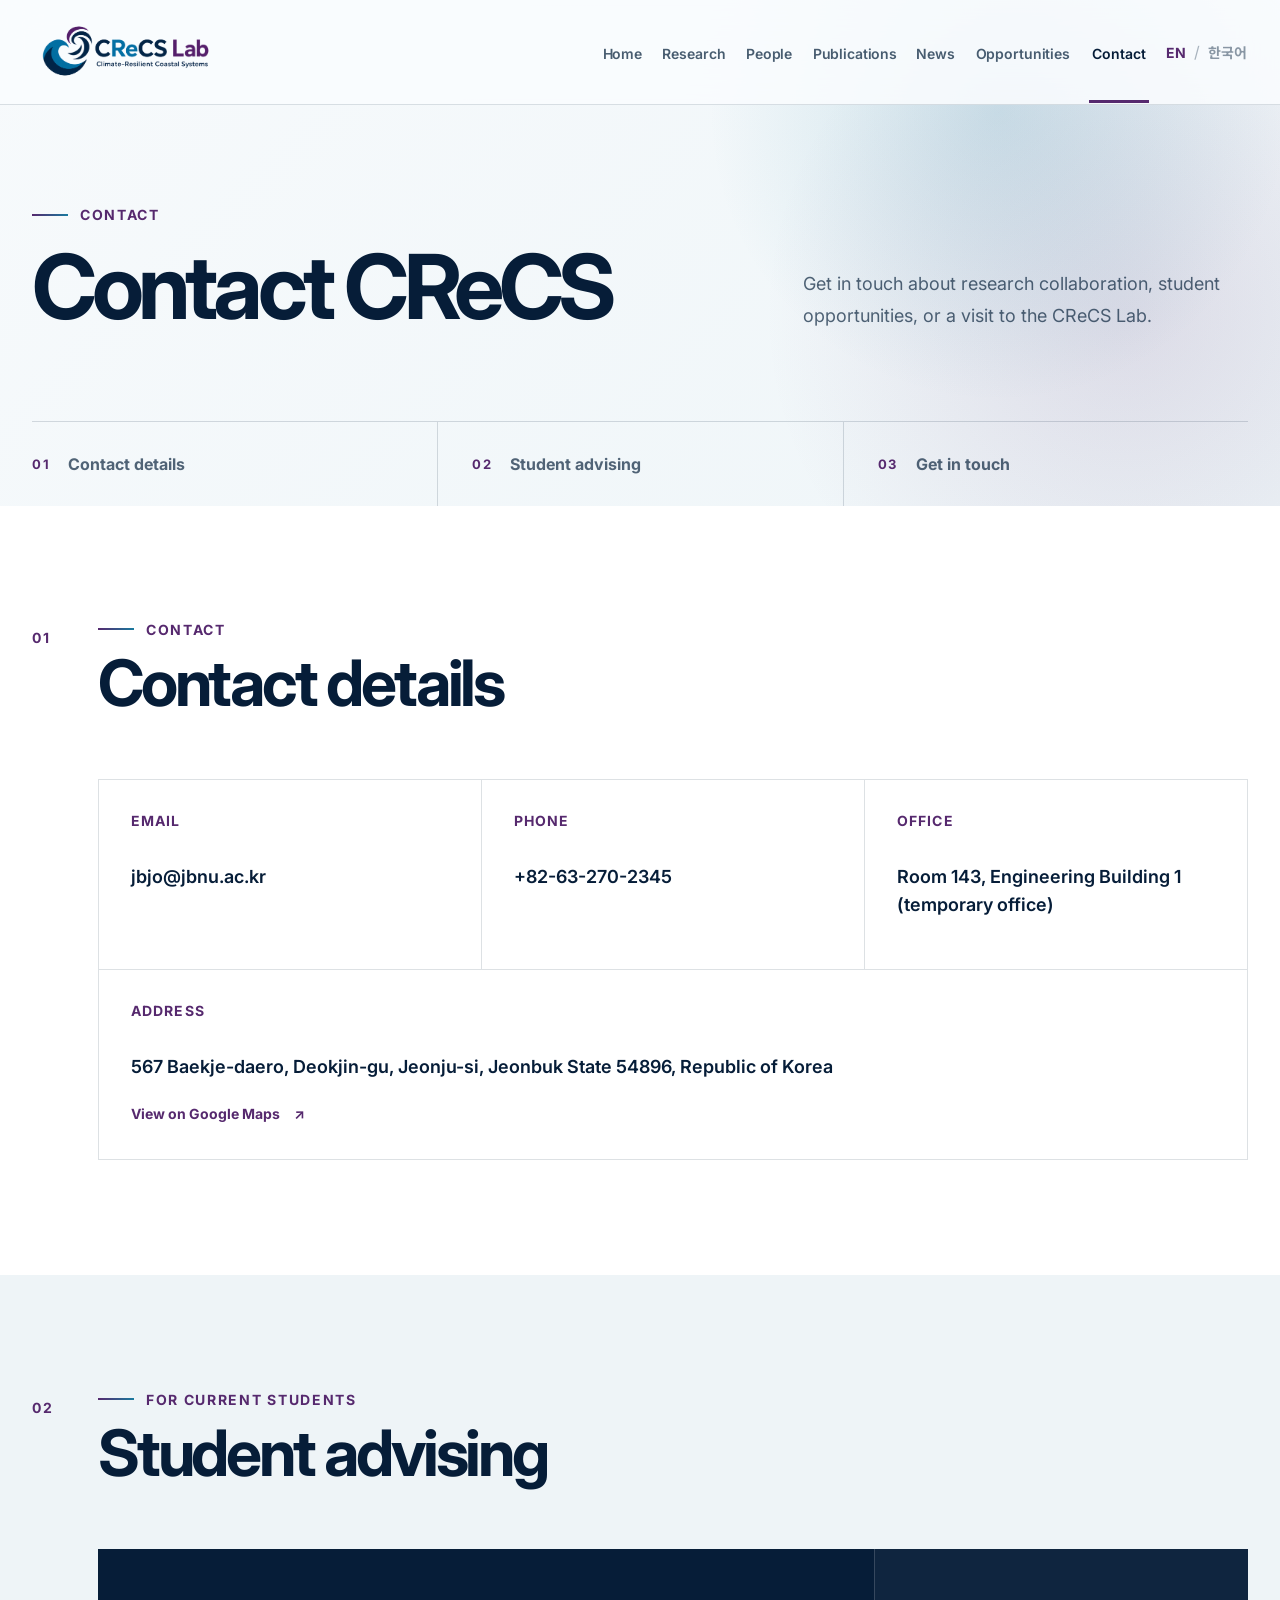
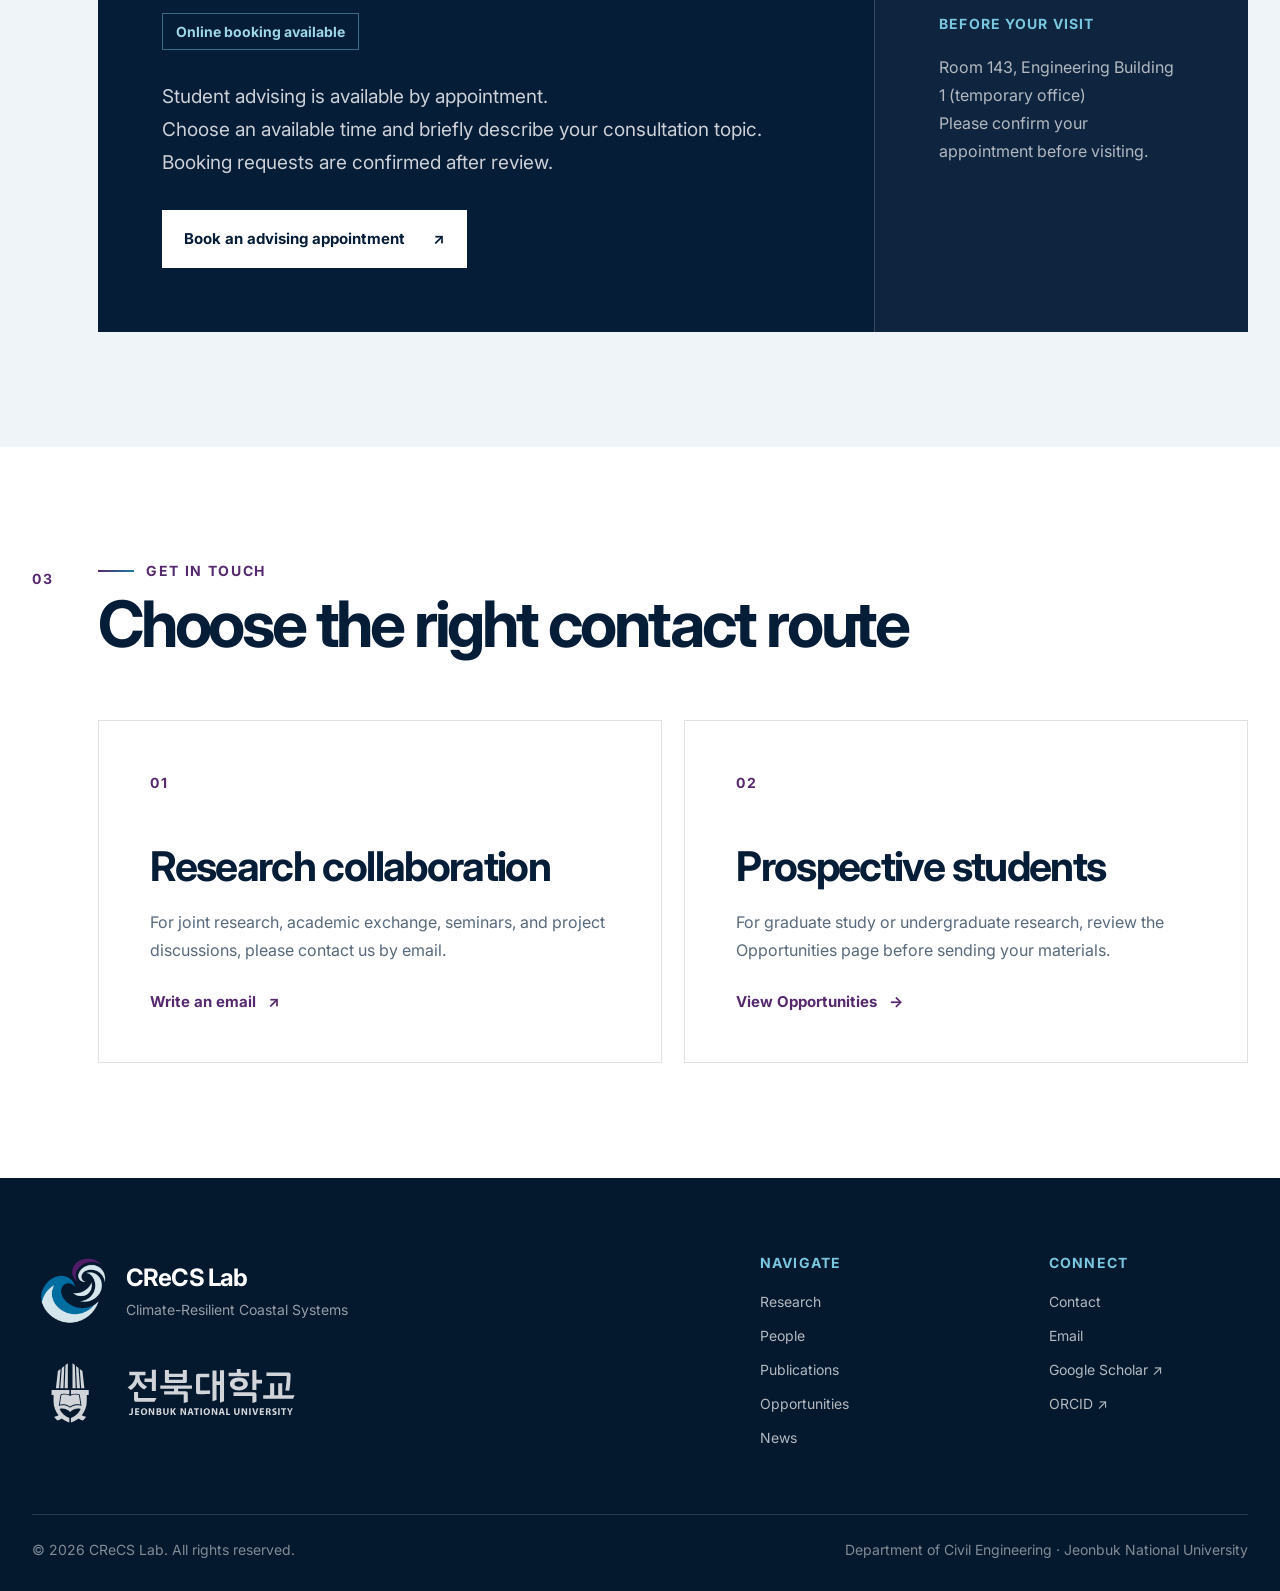
<file: contact.html>
<!doctype html>
<html lang="en">
  <head>
    <meta charset="UTF-8" />
    <meta name="viewport" content="width=device-width, initial-scale=1" />
    <script src="script.js?v=15"></script>
    <!-- Google tag (gtag.js) -->
    <script async src="https://www.googletagmanager.com/gtag/js?id=G-11746WW62N"></script>
    <script>
      window.dataLayer = window.dataLayer || [];
      function gtag(){dataLayer.push(arguments);}
      gtag('js', new Date());
      gtag('config', 'G-11746WW62N');
    </script>
    <meta name="description" content="Contact the Climate-Resilient Coastal Systems (CReCS) Lab at Jeonbuk National University." />
    <title>Contact | CReCS Lab</title>
    <link rel="icon" href="favicon.ico?v=3" sizes="any" />
    <link rel="icon" href="assets/favicon-32x32.png?v=3" type="image/png" sizes="32x32" />
    <link rel="icon" href="assets/favicon-16x16.png?v=3" type="image/png" sizes="16x16" />
    <link rel="apple-touch-icon" href="assets/apple-touch-icon.png?v=3" />
    <link rel="preconnect" href="https://fonts.googleapis.com" />
    <link rel="preconnect" href="https://fonts.gstatic.com" crossorigin />
    <link href="https://fonts.googleapis.com/css2?family=Inter:wght@400;500;600;700&amp;family=Noto+Sans+KR:wght@400;500;600;700&amp;display=swap" rel="stylesheet" />
    <link rel="stylesheet" href="styles.css?v=20" />
    <link rel="stylesheet" href="news.css?v=2" />
  </head>
  <body data-page="contact">
    <header class="site-header" data-header>
      <div class="header-inner">
        <a class="brand" href="index.html" aria-label="CReCS Lab home">
          <img src="assets/crecs-logo.png" alt="CReCS Lab — Climate-Resilient Coastal Systems" />
        </a>
        <nav class="desktop-nav" aria-label="Primary navigation">
          <a href="index.html" data-i18n="navHome">Home</a>
          <a href="research.html" data-i18n="navResearch">Research</a>
          <a href="people.html" data-i18n="navPeople">People</a>
          <a href="publications.html" data-i18n="navPublications">Publications</a>
          <a href="news.html" data-i18n="navNews">News</a>
          <a href="opportunities.html" data-i18n="navOpportunities">Opportunities</a>
          <a class="is-active" href="contact.html" aria-current="page" data-i18n="navContact">Contact</a>
        </nav>
        <div class="header-actions">
          <div class="language-switch" aria-label="Language selection">
            <button class="is-selected" type="button" data-lang="en" aria-pressed="true">EN</button>
            <span aria-hidden="true">/</span>
            <button type="button" data-lang="ko" aria-pressed="false">한국어</button>
          </div>
          <button class="menu-button" type="button" aria-expanded="false" aria-controls="mobile-menu">
            <span></span><span></span><span></span><span class="sr-only">Open menu</span>
          </button>
        </div>
      </div>
      <nav class="mobile-nav" id="mobile-menu" aria-label="Mobile navigation">
        <a href="index.html" data-i18n="navHome">Home</a>
        <a href="research.html" data-i18n="navResearch">Research</a>
        <a href="people.html" data-i18n="navPeople">People</a>
        <a href="publications.html" data-i18n="navPublications">Publications</a>
        <a href="news.html" data-i18n="navNews">News</a>
        <a href="opportunities.html" data-i18n="navOpportunities">Opportunities</a>
        <a class="is-active" href="contact.html" aria-current="page" data-i18n="navContact">Contact</a>
      </nav>
    </header>

    <main class="detail-page">
      <section class="detail-hero">
        <div class="section-inner detail-hero-inner">
          <div>
            <p class="section-kicker" data-i18n="contactDetailKicker">Contact</p>
            <h1 data-i18n="contactDetailTitle">Contact CReCS</h1>
          </div>
          <p class="detail-hero-intro" data-i18n="contactDetailIntro">
            Get in touch about research collaboration, student opportunities, or a visit to the CReCS Lab.
          </p>
        </div>
        <div class="section-inner">
          <nav class="page-subnav page-subnav-three" aria-label="Contact sections">
            <a href="#contact-details"><span>01</span><strong data-i18n="contactDetailsHeading">Contact details</strong></a>
            <a href="#student-advising"><span>02</span><strong data-i18n="advisingTitle">Student advising</strong></a>
            <a href="#inquiries"><span>03</span><strong data-i18n="inquiryRoutesLabel">Get in touch</strong></a>
          </nav>
        </div>
      </section>

      <section class="detail-content-section" id="contact-details">
        <div class="section-inner">
          <div class="detail-section-heading">
            <span>01</span>
            <div>
              <p class="section-kicker" data-i18n="contactDetailKicker">Contact</p>
              <h2 data-i18n="contactDetailsHeading">Contact details</h2>
            </div>
          </div>
          <div class="contact-detail-grid">
            <article>
              <span data-i18n="contactEmailLabel">Email</span>
              <a href="mailto:jbjo@jbnu.ac.kr">jbjo@jbnu.ac.kr</a>
            </article>
            <article>
              <span data-i18n="contactPhoneLabel">Phone</span>
              <a href="tel:+82632702345" data-i18n="contactPhoneValue">+82-63-270-2345</a>
            </article>
            <article>
              <span data-i18n="contactOfficeLabel">Office</span>
              <p data-i18n="contactOfficeValue">Room 143, Engineering Building 1 (temporary office)</p>
            </article>
            <article class="contact-detail-grid-address">
              <span data-i18n="contactAddressLabel">Address</span>
              <p data-i18n="contactAddressValue">567 Baekje-daero, Deokjin-gu, Jeonju-si, Jeonbuk State 54896, Republic of Korea</p>
              <a class="map-link" href="https://www.google.com/maps/place/%EC%A0%84%EC%A3%BC%EC%8B%9C+%EA%B8%88%EC%95%94%EB%8F%99+%EC%A0%84%EB%B6%81%EB%8C%80%ED%95%99%EA%B5%90+%EA%B3%B5%EA%B3%BC%EB%8C%80%ED%95%991%ED%98%B8%EA%B4%80/data=!3m1!4b1!4m6!3m5!1s0x3570233140757053:0x296664c5538f0f14!8m2!3d35.8468291!4d127.1325569!16s%2Fg%2F12hqh8fqg?entry=ttu&amp;g_ep=EgoyMDI2MDkwMi4wIKXMDSoASAFQAw%3D%3D" target="_blank" rel="noreferrer">
                <span data-i18n="contactMapCta">View on Google Maps</span><span aria-hidden="true">↗</span>
              </a>
            </article>
          </div>
        </div>
      </section>

      <section class="detail-content-section detail-content-section-tinted advising-section" id="student-advising">
        <div class="section-inner">
          <div class="detail-section-heading">
            <span>02</span>
            <div>
              <p class="section-kicker" data-i18n="advisingLabel">For current students</p>
              <h2 data-i18n="advisingTitle">Student advising</h2>
            </div>
          </div>
          <div class="advising-panel">
            <div class="advising-main">
              <span class="status-badge" data-i18n="advisingStatus">Online booking available</span>
              <p data-i18n="advisingDescription">
                Student advising is available by appointment. Choose an available time and briefly describe your consultation topic. Booking requests are confirmed after review.
              </p>
              <a href="https://cal.com/junbeom-jo-crecs/student-advising" target="_blank" rel="noopener noreferrer">
                <span data-i18n="advisingEmailCta">Book an advising appointment</span><span aria-hidden="true">↗</span>
              </a>
            </div>
            <aside>
              <span data-i18n="visitLabel">Before your visit</span>
              <p data-i18n="visitDescription">Room 143, Engineering Building 1 (temporary office)
Please confirm your appointment before visiting.</p>
            </aside>
          </div>
        </div>
      </section>

      <section class="detail-content-section" id="inquiries">
        <div class="section-inner">
          <div class="detail-section-heading">
            <span>03</span>
            <div>
              <p class="section-kicker" data-i18n="inquiryRoutesLabel">Get in touch</p>
              <h2 data-i18n="inquiryRoutesTitle">Choose the right contact route</h2>
            </div>
          </div>
          <div class="inquiry-route-grid">
            <article>
              <span>01</span>
              <h3 data-i18n="collaborationRouteTitle">Research collaboration</h3>
              <p data-i18n="collaborationRouteDescription">For joint research, academic exchange, seminars, and project discussions, please contact us by email.</p>
              <a href="mailto:jbjo@jbnu.ac.kr"><span data-i18n="contactEmailCta">Write an email</span><span aria-hidden="true">↗</span></a>
            </article>
            <article>
              <span>02</span>
              <h3 data-i18n="prospectiveRouteTitle">Prospective students</h3>
              <p data-i18n="prospectiveRouteDescription">For graduate study or undergraduate research, review the Opportunities page before sending your materials.</p>
              <a href="opportunities.html"><span data-i18n="viewOpportunitiesCta">View Opportunities</span><span aria-hidden="true">→</span></a>
            </article>
          </div>
        </div>
      </section>
    </main>

    <footer class="site-footer">
      <div class="footer-inner">
        <div class="footer-main">
          <div class="footer-brand-group">
            <a class="footer-brand" href="index.html" aria-label="CReCS Lab home">
              <img src="assets/crecs-symbol-footer-reverse.png?v=1" alt="" />
              <span><strong>CReCS Lab</strong><small data-i18n="footerTagline">Climate-Resilient Coastal Systems</small></span>
            </a>
            <a class="footer-university-brand" href="https://www.jbnu.ac.kr/" target="_blank" rel="noreferrer" aria-label="Jeonbuk National University website">
              <img class="footer-university-symbol" src="assets/jbnu-symbol-footer-reverse.svg?v=1" alt="" />
              <img class="footer-university-wordmark" src="assets/jbnu-wordmark-footer-reverse.svg?v=1" alt="Jeonbuk National University" />
            </a>
          </div>
          <div class="footer-column">
            <p data-i18n="footerNavigate">Navigate</p>
            <nav aria-label="Footer navigation">
              <a href="research.html" data-i18n="navResearch">Research</a>
              <a href="people.html" data-i18n="navPeople">People</a>
              <a href="publications.html" data-i18n="navPublications">Publications</a>
              <a href="opportunities.html" data-i18n="navOpportunities">Opportunities</a>
              <a href="news.html" data-i18n="navNews">News</a>
            </nav>
          </div>
          <div class="footer-column">
            <p data-i18n="footerConnect">Connect</p>
            <nav aria-label="External profiles">
              <a href="contact.html" data-i18n="navContact">Contact</a>
              <a href="mailto:jbjo@jbnu.ac.kr" data-i18n="footerEmail">Email</a>
              <a href="https://scholar.google.com/citations?user=TWpAiN8AAAAJ" target="_blank" rel="noreferrer">Google Scholar ↗</a>
              <a href="https://orcid.org/0000-0003-4687-1146" target="_blank" rel="noreferrer">ORCID ↗</a>
            </nav>
          </div>
        </div>
        <div class="footer-bottom">
          <p>© <span data-current-year>2026</span> CReCS Lab. <span data-i18n="footerRights">All rights reserved.</span></p>
          <p data-i18n="footerAffiliation">Department of Civil Engineering · Jeonbuk National University</p>
        </div>
      </div>
    </footer>
  </body>
</html>
</file>
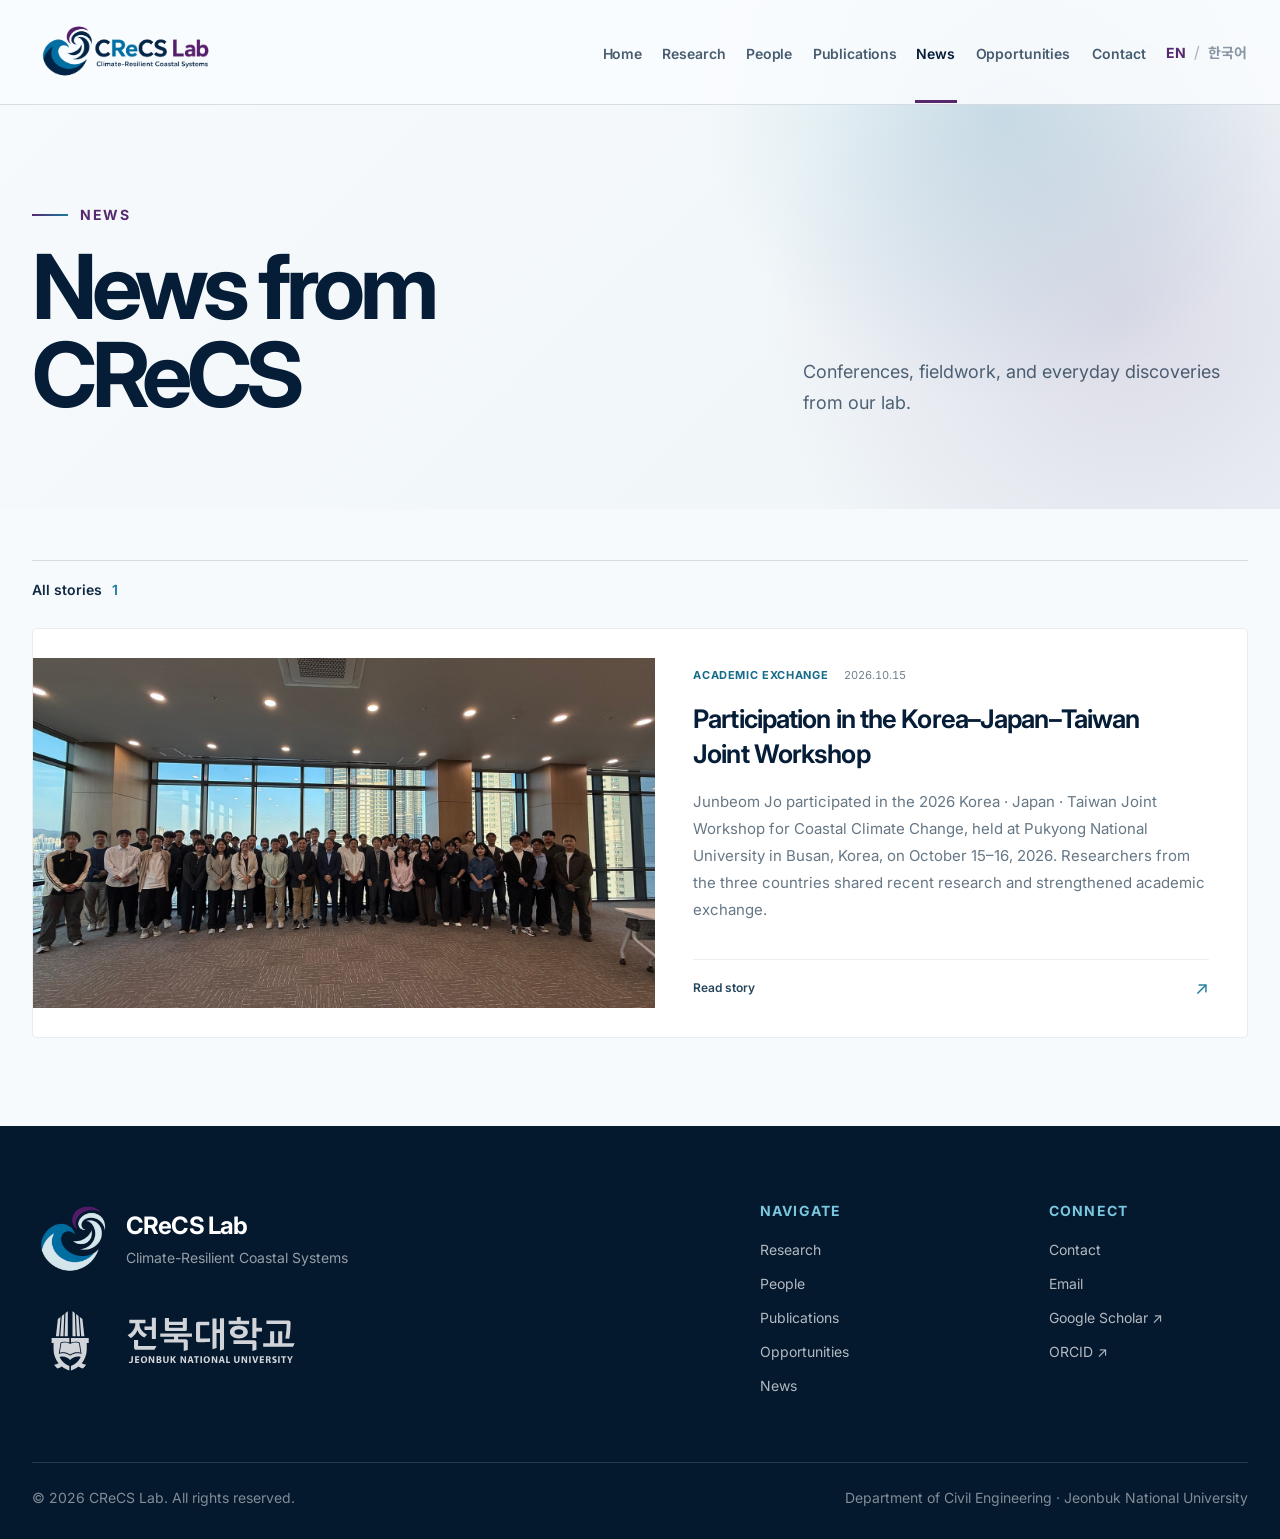
<file: news.html>
<!doctype html>
<html lang="en">
  <head>
    <meta charset="utf-8" />
    <meta name="viewport" content="width=device-width, initial-scale=1" />
    <script src="script.js?v=15"></script>
    <!-- Google tag (gtag.js) -->
    <script async src="https://www.googletagmanager.com/gtag/js?id=G-11746WW62N"></script>
    <script>
      window.dataLayer = window.dataLayer || [];
      function gtag(){dataLayer.push(arguments);}
      gtag('js', new Date());
      gtag('config', 'G-11746WW62N');
    </script>
    <meta name="description" content="News, academic exchange, and research activities from CReCS Lab at Jeonbuk National University." />
    <title>News | CReCS Lab</title>
    <link rel="icon" href="favicon.ico" />
    <link rel="preconnect" href="https://fonts.googleapis.com" />
    <link rel="preconnect" href="https://fonts.gstatic.com" crossorigin />
    <link href="https://fonts.googleapis.com/css2?family=Inter:wght@400;500;600;700&amp;family=Noto+Sans+KR:wght@400;500;600;700&amp;display=swap" rel="stylesheet" />
    <link rel="stylesheet" href="styles.css?v=20" />
    <link rel="stylesheet" href="news.css?v=2" />
    <script defer blocking="render" src="news.js?v=7"></script>
  </head>
  <body data-page="news">
    <header class="site-header" data-header>
      <div class="header-inner">
        <a class="brand" href="index.html" aria-label="CReCS Lab home"><img src="assets/crecs-logo.png" alt="CReCS Lab — Climate-Resilient Coastal Systems" /></a>
        <nav class="desktop-nav" aria-label="Primary navigation">
          <a href="index.html" data-i18n="navHome">Home</a>
          <a href="research.html" data-i18n="navResearch">Research</a>
          <a href="people.html" data-i18n="navPeople">People</a>
          <a href="publications.html" data-i18n="navPublications">Publications</a>
          <a class="is-active" href="news.html" aria-current="page" data-i18n="navNews">News</a>
          <a href="opportunities.html" data-i18n="navOpportunities">Opportunities</a>
          <a href="contact.html" data-i18n="navContact">Contact</a>
        </nav>
        <div class="header-actions">
          <div class="language-switch" aria-label="Language selection">
            <button class="is-selected" type="button" data-lang="en" aria-pressed="true">EN</button><span aria-hidden="true">/</span><button type="button" data-lang="ko" aria-pressed="false">한국어</button>
          </div>
          <button class="menu-button" type="button" aria-expanded="false" aria-controls="mobile-menu"><span></span><span></span><span></span><span class="sr-only">Open menu</span></button>
        </div>
      </div>
      <nav class="mobile-nav" id="mobile-menu" aria-label="Mobile navigation">
        <a href="index.html" data-i18n="navHome">Home</a>
        <a href="research.html" data-i18n="navResearch">Research</a>
        <a href="people.html" data-i18n="navPeople">People</a>
        <a href="publications.html" data-i18n="navPublications">Publications</a>
        <a class="is-active" href="news.html" aria-current="page" data-i18n="navNews">News</a>
        <a href="opportunities.html" data-i18n="navOpportunities">Opportunities</a>
        <a href="contact.html" data-i18n="navContact">Contact</a>
      </nav>
    </header>

    <main class="detail-page">
      <section id="news-archive" class="news-archive-main">
        <header class="detail-hero">
          <div class="section-inner detail-hero-inner">
            <div>
              <p class="section-kicker" data-news-i18n="archiveKicker">News</p>
              <h1 data-news-i18n="archiveTitle">News from CReCS</h1>
            </div>
            <p class="detail-hero-intro" data-news-i18n="archiveIntro">Conferences, fieldwork, and everyday discoveries from our lab.</p>
          </div>
        </header>
        <div class="section-inner news-archive-list">
          <div class="news-archive-topline">
            <span class="news-archive-count"><span data-news-i18n="archiveCount">All stories</span><b data-news-count>1</b></span>
          </div>
          <div class="news-grid" data-news-grid></div>
        </div>
      </section>
      <section id="news-story" class="news-story-page" hidden></section>
    </main>

    <footer class="site-footer">
      <div class="footer-inner">
        <div class="footer-main">
          <div class="footer-brand-group">
            <a class="footer-brand" href="index.html"><img src="assets/crecs-symbol-footer-reverse.png" alt="" /><span><strong>CReCS Lab</strong><small data-i18n="footerTagline">Climate-Resilient Coastal Systems</small></span></a>
            <a class="footer-university-brand" href="https://www.jbnu.ac.kr/" target="_blank" rel="noreferrer" aria-label="Jeonbuk National University website"><img class="footer-university-symbol" src="assets/jbnu-symbol-footer-reverse.svg" alt="" /><img class="footer-university-wordmark" src="assets/jbnu-wordmark-footer-reverse.svg" alt="Jeonbuk National University" /></a>
          </div>
          <div class="footer-column"><p data-i18n="footerNavigate">Navigate</p><nav aria-label="Footer navigation"><a href="research.html" data-i18n="navResearch">Research</a><a href="people.html" data-i18n="navPeople">People</a><a href="publications.html" data-i18n="navPublications">Publications</a><a href="opportunities.html" data-i18n="navOpportunities">Opportunities</a><a href="news.html" data-i18n="navNews">News</a></nav></div>
          <div class="footer-column"><p data-i18n="footerConnect">Connect</p><nav aria-label="External profiles"><a href="contact.html" data-i18n="navContact">Contact</a><a href="mailto:jbjo@jbnu.ac.kr" data-i18n="footerEmail">Email</a><a href="https://scholar.google.com/citations?user=TWpAiN8AAAAJ" target="_blank" rel="noreferrer">Google Scholar ↗</a><a href="https://orcid.org/0000-0003-4687-1146" target="_blank" rel="noreferrer">ORCID ↗</a></nav></div>
        </div>
        <div class="footer-bottom"><p>© <span data-current-year>2026</span> CReCS Lab. <span data-i18n="footerRights">All rights reserved.</span></p><p data-i18n="footerAffiliation">Department of Civil Engineering · Jeonbuk National University</p></div>
      </div>
    </footer>
  </body>
</html>
</file>
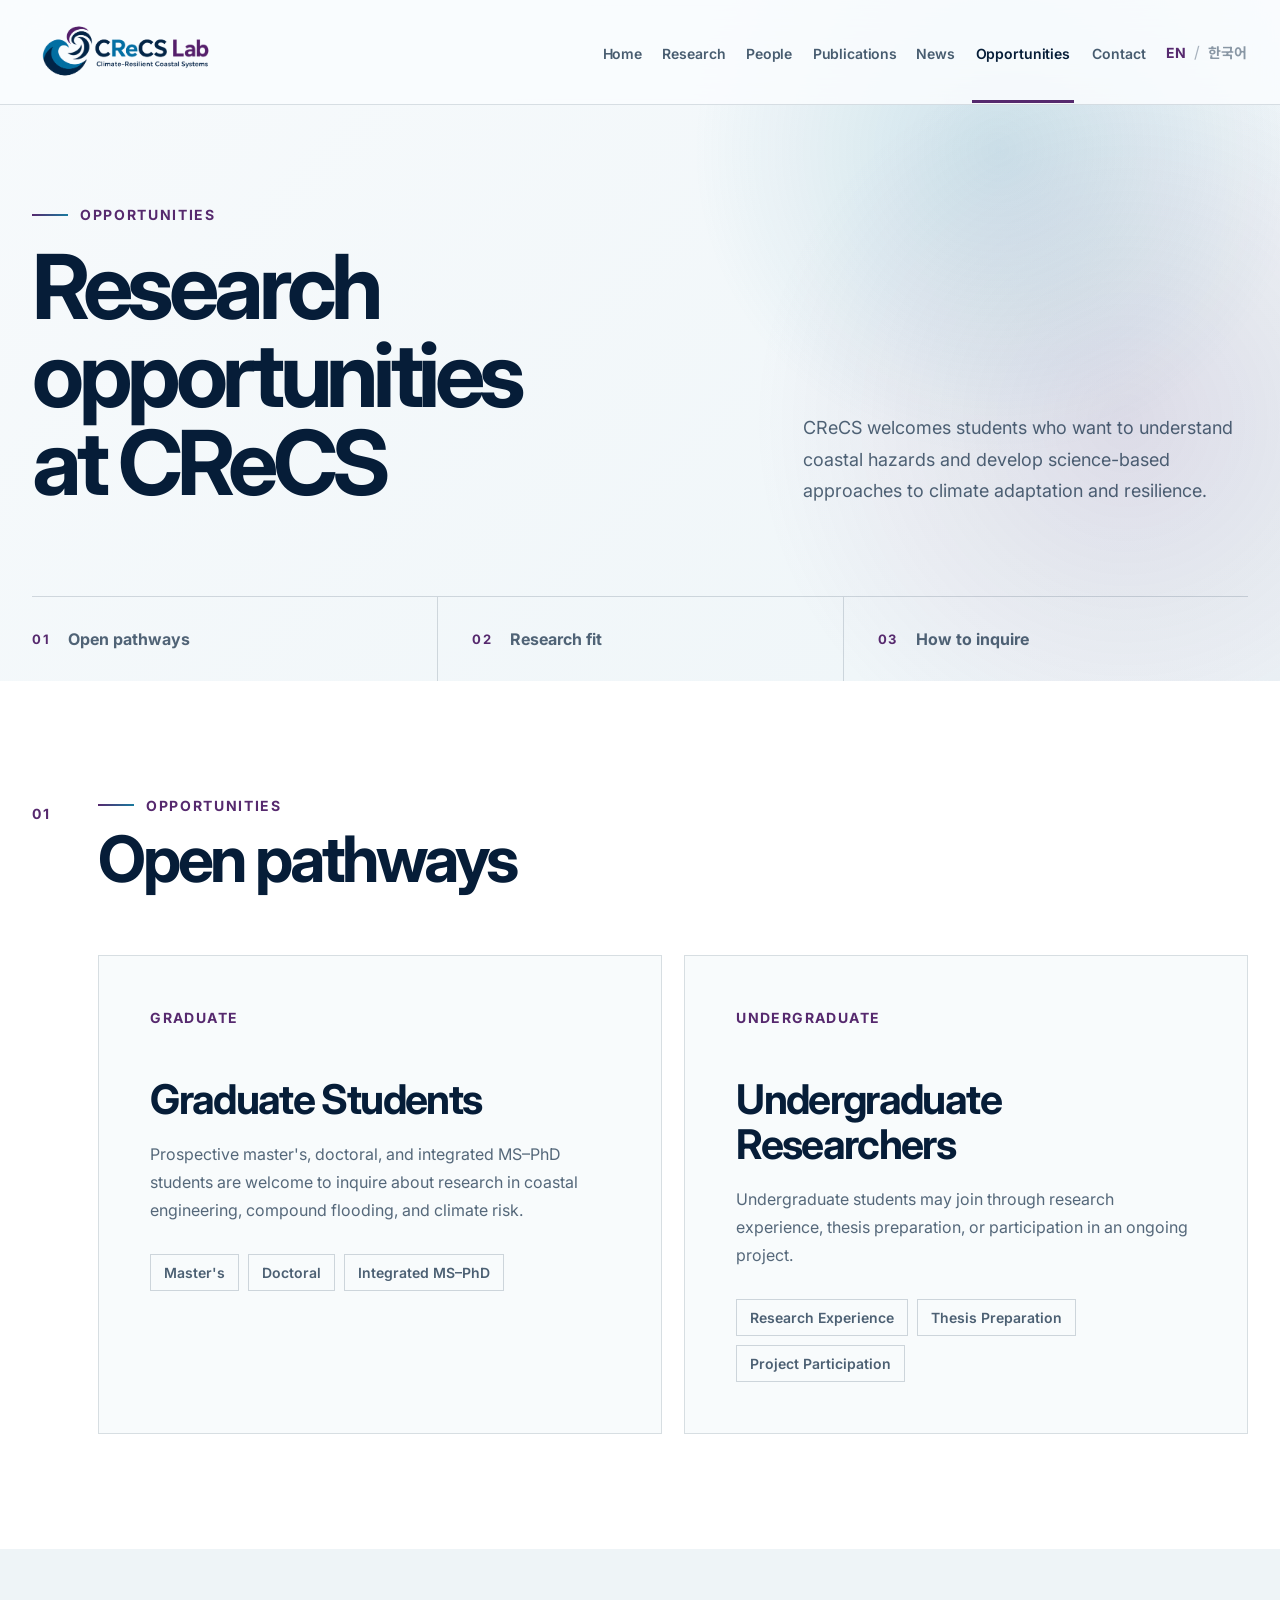
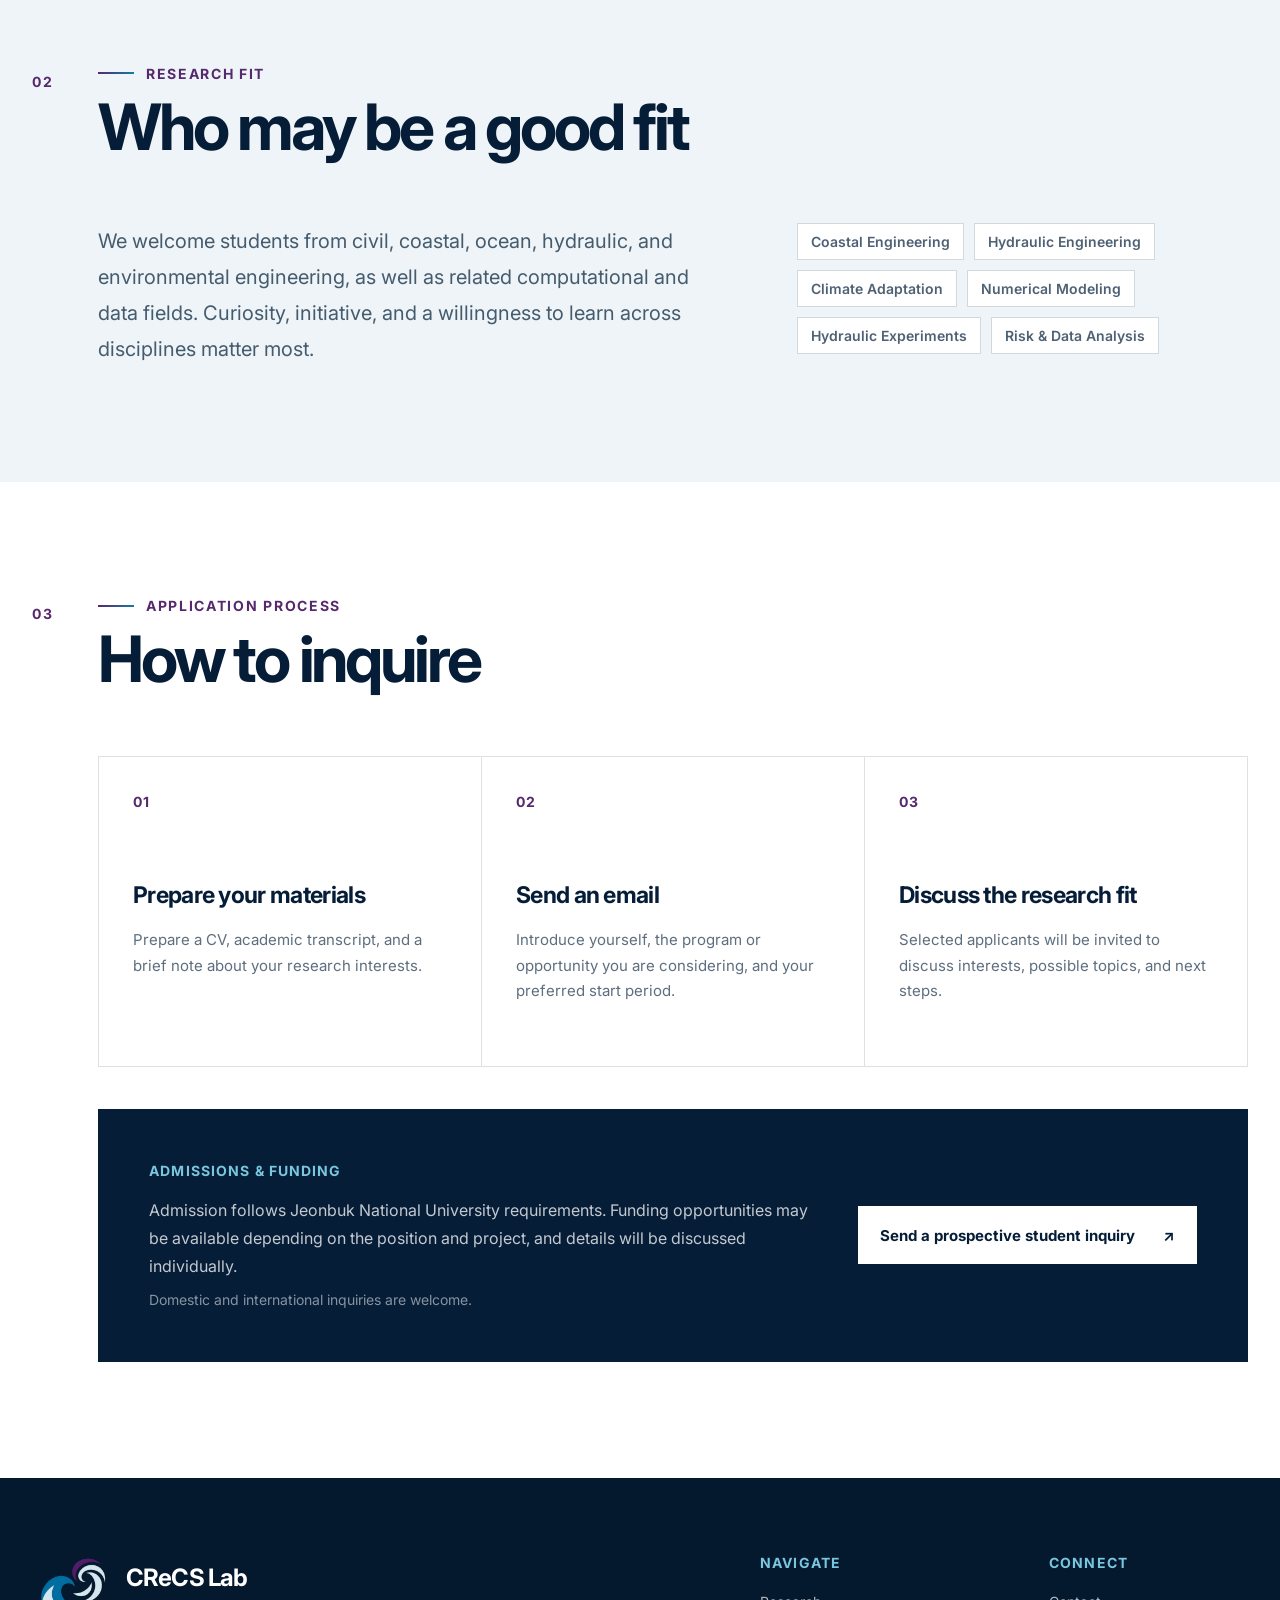
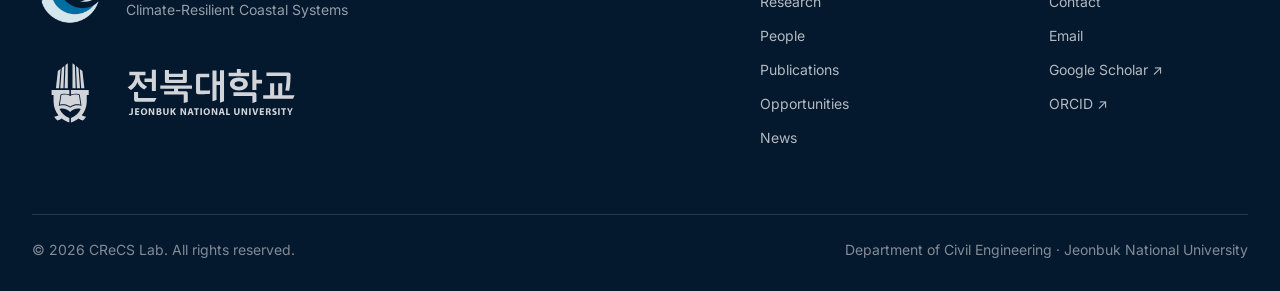
<file: opportunities.html>
<!doctype html>
<html lang="en">
  <head>
    <meta charset="UTF-8" />
    <meta name="viewport" content="width=device-width, initial-scale=1" />
    <script src="script.js?v=15"></script>
    <!-- Google tag (gtag.js) -->
    <script async src="https://www.googletagmanager.com/gtag/js?id=G-11746WW62N"></script>
    <script>
      window.dataLayer = window.dataLayer || [];
      function gtag(){dataLayer.push(arguments);}
      gtag('js', new Date());
      gtag('config', 'G-11746WW62N');
    </script>
    <meta
      name="description"
      content="Graduate and undergraduate research opportunities at the Climate-Resilient Coastal Systems (CReCS) Lab."
    />
    <title>Opportunities | CReCS Lab</title>
    <link rel="icon" href="favicon.ico?v=3" sizes="any" />
    <link rel="icon" href="assets/favicon-32x32.png?v=3" type="image/png" sizes="32x32" />
    <link rel="icon" href="assets/favicon-16x16.png?v=3" type="image/png" sizes="16x16" />
    <link rel="apple-touch-icon" href="assets/apple-touch-icon.png?v=3" />
    <link rel="preconnect" href="https://fonts.googleapis.com" />
    <link rel="preconnect" href="https://fonts.gstatic.com" crossorigin />
    <link
      href="https://fonts.googleapis.com/css2?family=Inter:wght@400;500;600;700&amp;family=Noto+Sans+KR:wght@400;500;600;700&amp;display=swap"
      rel="stylesheet"
    />
    <link rel="stylesheet" href="styles.css?v=20" />
    <link rel="stylesheet" href="news.css?v=2" />
  </head>
  <body data-page="opportunities">
    <header class="site-header" data-header>
      <div class="header-inner">
        <a class="brand" href="index.html" aria-label="CReCS Lab home">
          <img src="assets/crecs-logo.png" alt="CReCS Lab — Climate-Resilient Coastal Systems" />
        </a>

        <nav class="desktop-nav" aria-label="Primary navigation">
          <a href="index.html" data-i18n="navHome">Home</a>
          <a href="research.html" data-i18n="navResearch">Research</a>
          <a href="people.html" data-i18n="navPeople">People</a>
          <a href="publications.html" data-i18n="navPublications">Publications</a>
          <a href="news.html" data-i18n="navNews">News</a>
          <a class="is-active" href="opportunities.html" aria-current="page" data-i18n="navOpportunities">Opportunities</a>
          <a href="contact.html" data-i18n="navContact">Contact</a>
        </nav>

        <div class="header-actions">
          <div class="language-switch" aria-label="Language selection">
            <button class="is-selected" type="button" data-lang="en" aria-pressed="true">EN</button>
            <span aria-hidden="true">/</span>
            <button type="button" data-lang="ko" aria-pressed="false">한국어</button>
          </div>
          <button class="menu-button" type="button" aria-expanded="false" aria-controls="mobile-menu">
            <span></span><span></span><span></span>
            <span class="sr-only">Open menu</span>
          </button>
        </div>
      </div>

      <nav class="mobile-nav" id="mobile-menu" aria-label="Mobile navigation">
        <a href="index.html" data-i18n="navHome">Home</a>
        <a href="research.html" data-i18n="navResearch">Research</a>
        <a href="people.html" data-i18n="navPeople">People</a>
        <a href="publications.html" data-i18n="navPublications">Publications</a>
        <a href="news.html" data-i18n="navNews">News</a>
        <a class="is-active" href="opportunities.html" aria-current="page" data-i18n="navOpportunities">Opportunities</a>
        <a href="contact.html" data-i18n="navContact">Contact</a>
      </nav>
    </header>

    <main class="detail-page">
      <section class="detail-hero">
        <div class="section-inner detail-hero-inner">
          <div>
            <p class="section-kicker" data-i18n="opportunitiesDetailKicker">Opportunities</p>
            <h1 data-i18n="opportunitiesDetailTitle">Research opportunities at CReCS</h1>
          </div>
          <p class="detail-hero-intro" data-i18n="opportunitiesDetailIntro">
            CReCS welcomes students who want to understand coastal hazards and develop science-based approaches to
            climate adaptation and resilience.
          </p>
        </div>
        <div class="section-inner">
          <nav class="page-subnav page-subnav-three" aria-label="Opportunity sections">
            <a href="#pathways"><span>01</span><strong data-i18n="opportunitiesPathwaysHeading">Open pathways</strong></a>
            <a href="#research-fit"><span>02</span><strong data-i18n="fitLabel">Research fit</strong></a>
            <a href="#how-to-inquire"><span>03</span><strong data-i18n="inquiryProcessTitle">How to inquire</strong></a>
          </nav>
        </div>
      </section>

      <section class="opportunities-detail-section detail-content-section" id="pathways">
        <div class="section-inner">
          <div class="detail-section-heading">
            <span>01</span>
            <div>
              <p class="section-kicker" data-i18n="opportunitiesDetailKicker">Opportunities</p>
              <h2 data-i18n="opportunitiesPathwaysHeading">Open pathways</h2>
            </div>
          </div>

          <div class="detail-pathway-grid">
            <article class="detail-pathway-card">
              <span data-i18n="graduateCategory">Graduate</span>
              <h3 data-i18n="graduateTitle">Graduate Students</h3>
              <p data-i18n="opportunitiesGraduateDetail">
                Prospective master's, doctoral, and integrated MS–PhD students are welcome to inquire about research
                in coastal engineering, compound flooding, and climate risk.
              </p>
              <div class="detail-tag-list">
                <span data-i18n="graduateTag1">Master's</span>
                <span data-i18n="graduateTag2">Doctoral</span>
                <span data-i18n="graduateTag3">Integrated MS–PhD</span>
              </div>
            </article>
            <article class="detail-pathway-card">
              <span data-i18n="undergraduateCategory">Undergraduate</span>
              <h3 data-i18n="undergraduateTitle">Undergraduate Researchers</h3>
              <p data-i18n="opportunitiesUndergraduateDetail">
                Undergraduate students may join through research experience, thesis preparation, or participation in
                an ongoing project.
              </p>
              <div class="detail-tag-list">
                <span data-i18n="undergraduateTag1">Research Experience</span>
                <span data-i18n="undergraduateTag2">Thesis Preparation</span>
                <span data-i18n="undergraduateTag3">Project Participation</span>
              </div>
            </article>
          </div>
        </div>
      </section>

      <section class="detail-content-section detail-content-section-tinted" id="research-fit">
        <div class="section-inner">
          <div class="detail-section-heading">
            <span>02</span>
            <div>
              <p class="section-kicker" data-i18n="fitLabel">Research fit</p>
              <h2 data-i18n="fitTitle">Who may be a good fit</h2>
            </div>
          </div>
          <div class="fit-layout">
            <p class="detail-lead" data-i18n="fitDescription">
              We welcome students from civil, coastal, ocean, hydraulic, and environmental engineering, as well as
              related computational and data fields. Curiosity, initiative, and a willingness to learn across
              disciplines matter most.
            </p>
            <div class="fit-tags">
              <span data-i18n="fitTag1">Coastal Engineering</span>
              <span data-i18n="fitTag2">Hydraulic Engineering</span>
              <span data-i18n="fitTag3">Climate Adaptation</span>
              <span data-i18n="fitTag4">Numerical Modeling</span>
              <span data-i18n="fitTag5">Hydraulic Experiments</span>
              <span data-i18n="fitTag6">Risk &amp; Data Analysis</span>
            </div>
          </div>
        </div>
      </section>

      <section class="detail-content-section" id="how-to-inquire">
        <div class="section-inner">
          <div class="detail-section-heading">
            <span>03</span>
            <div>
              <p class="section-kicker" data-i18n="inquiryProcessLabel">Application process</p>
              <h2 data-i18n="inquiryProcessTitle">How to inquire</h2>
            </div>
          </div>

          <ol class="process-grid">
            <li>
              <span>01</span>
              <h3 data-i18n="inquiryStep1Title">Prepare your materials</h3>
              <p data-i18n="inquiryStep1Description">
                Prepare a CV, academic transcript, and a brief note about your research interests.
              </p>
            </li>
            <li>
              <span>02</span>
              <h3 data-i18n="inquiryStep2Title">Send an email</h3>
              <p data-i18n="inquiryStep2Description">
                Introduce yourself, the program or opportunity you are considering, and your preferred start period.
              </p>
            </li>
            <li>
              <span>03</span>
              <h3 data-i18n="inquiryStep3Title">Discuss the research fit</h3>
              <p data-i18n="inquiryStep3Description">
                Selected applicants will be invited to discuss interests, possible topics, and next steps.
              </p>
            </li>
          </ol>

          <div class="detail-action-panel">
            <div>
              <span data-i18n="admissionsLabel">Admissions &amp; funding</span>
              <p data-i18n="admissionsDescription">
                Admission follows Jeonbuk National University requirements. Funding opportunities may be available
                depending on the position and project, and details will be discussed individually.
              </p>
              <small data-i18n="opportunitiesContactNote">Domestic and international inquiries are welcome.</small>
            </div>
            <a href="mailto:jbjo@jbnu.ac.kr?subject=Prospective%20CReCS%20Lab%20Student">
              <span data-i18n="opportunitiesEmailCta">Send a prospective student inquiry</span>
              <span aria-hidden="true">↗</span>
            </a>
          </div>
        </div>
      </section>
    </main>

    <footer class="site-footer">
      <div class="footer-inner">
        <div class="footer-main">
          <div class="footer-brand-group">
            <a class="footer-brand" href="index.html" aria-label="CReCS Lab home">
              <img src="assets/crecs-symbol-footer-reverse.png?v=1" alt="" />
              <span><strong>CReCS Lab</strong><small data-i18n="footerTagline">Climate-Resilient Coastal Systems</small></span>
            </a>
            <a class="footer-university-brand" href="https://www.jbnu.ac.kr/" target="_blank" rel="noreferrer" aria-label="Jeonbuk National University website">
              <img class="footer-university-symbol" src="assets/jbnu-symbol-footer-reverse.svg?v=1" alt="" />
              <img class="footer-university-wordmark" src="assets/jbnu-wordmark-footer-reverse.svg?v=1" alt="Jeonbuk National University" />
            </a>
          </div>
          <div class="footer-column">
            <p data-i18n="footerNavigate">Navigate</p>
            <nav aria-label="Footer navigation">
              <a href="research.html" data-i18n="navResearch">Research</a>
              <a href="people.html" data-i18n="navPeople">People</a>
              <a href="publications.html" data-i18n="navPublications">Publications</a>
              <a href="opportunities.html" data-i18n="navOpportunities">Opportunities</a>
              <a href="news.html" data-i18n="navNews">News</a>
            </nav>
          </div>
          <div class="footer-column">
            <p data-i18n="footerConnect">Connect</p>
            <nav aria-label="External profiles">
              <a href="contact.html" data-i18n="navContact">Contact</a>
              <a href="mailto:jbjo@jbnu.ac.kr" data-i18n="footerEmail">Email</a>
              <a href="https://scholar.google.com/citations?user=TWpAiN8AAAAJ" target="_blank" rel="noreferrer">Google Scholar ↗</a>
              <a href="https://orcid.org/0000-0003-4687-1146" target="_blank" rel="noreferrer">ORCID ↗</a>
            </nav>
          </div>
        </div>
        <div class="footer-bottom">
          <p>© <span data-current-year>2026</span> CReCS Lab. <span data-i18n="footerRights">All rights reserved.</span></p>
          <p data-i18n="footerAffiliation">Department of Civil Engineering · Jeonbuk National University</p>
        </div>
      </div>
    </footer>
  </body>
</html>
</file>
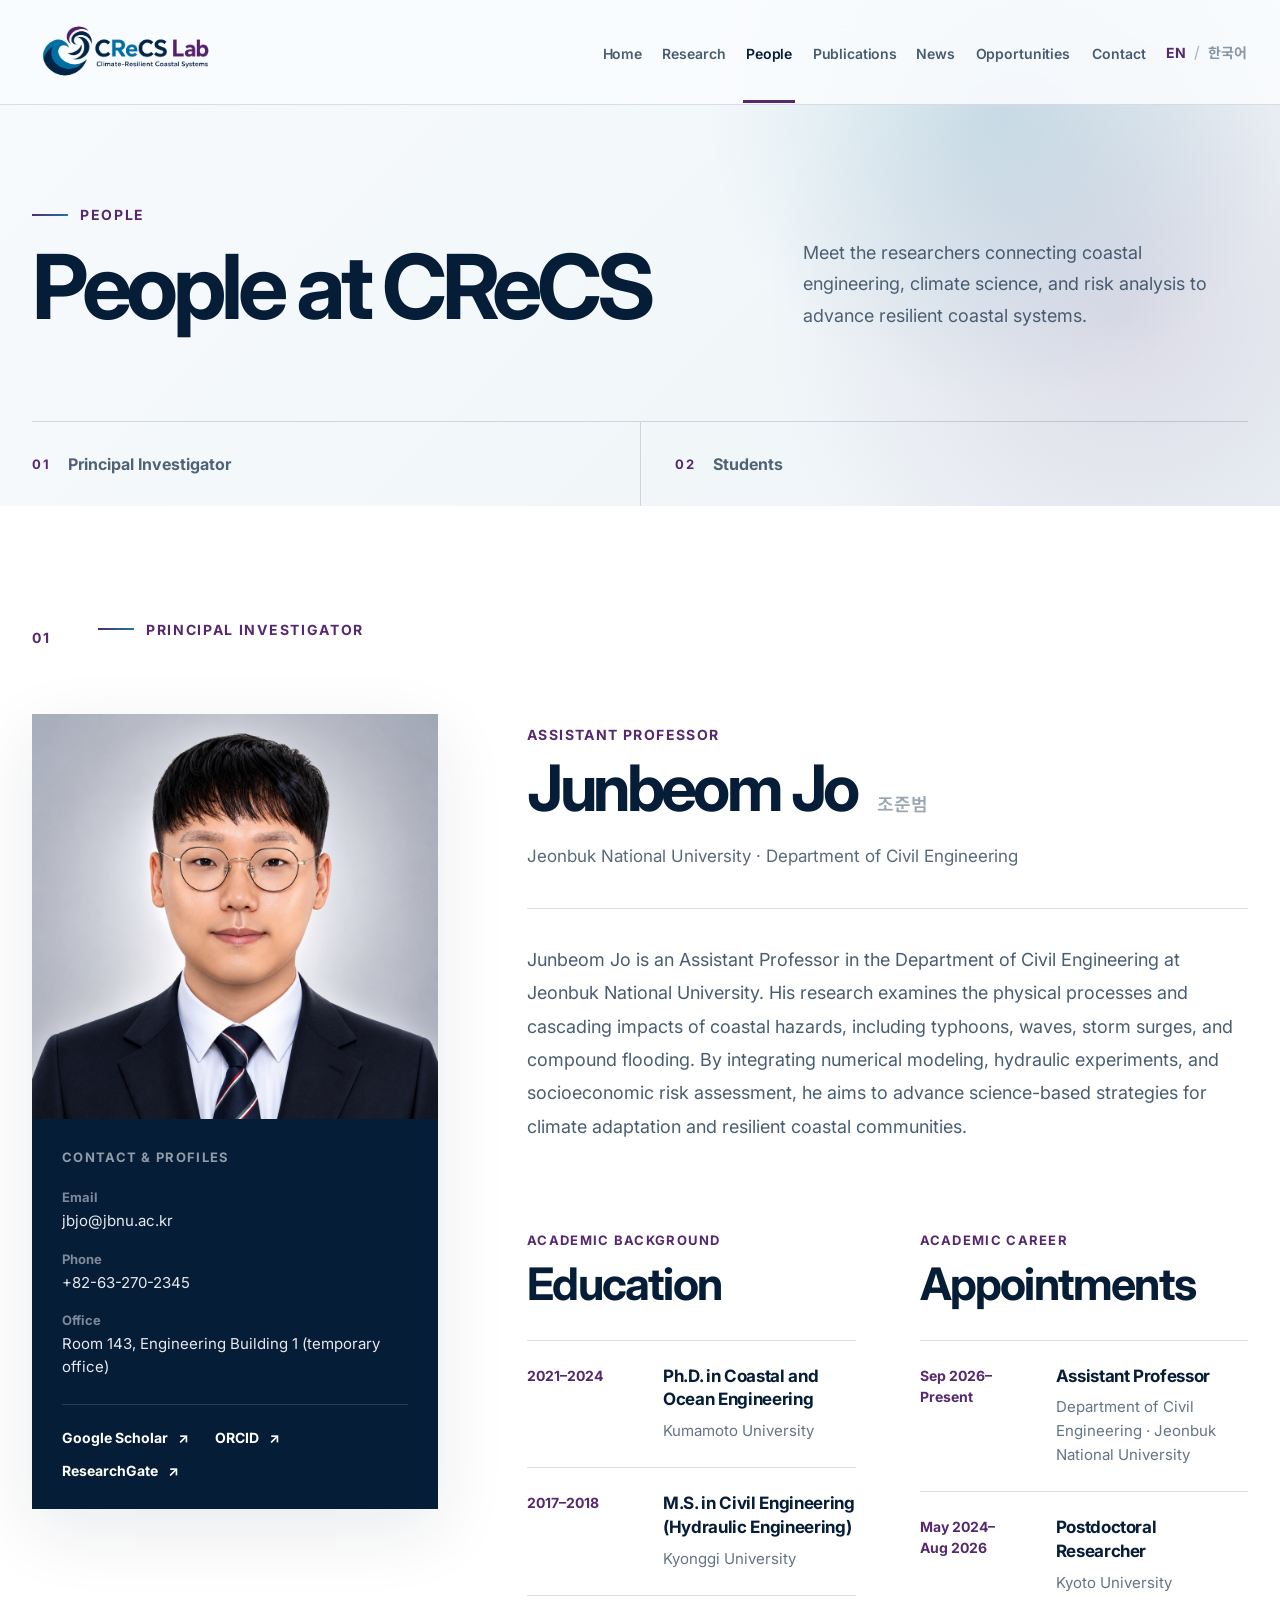
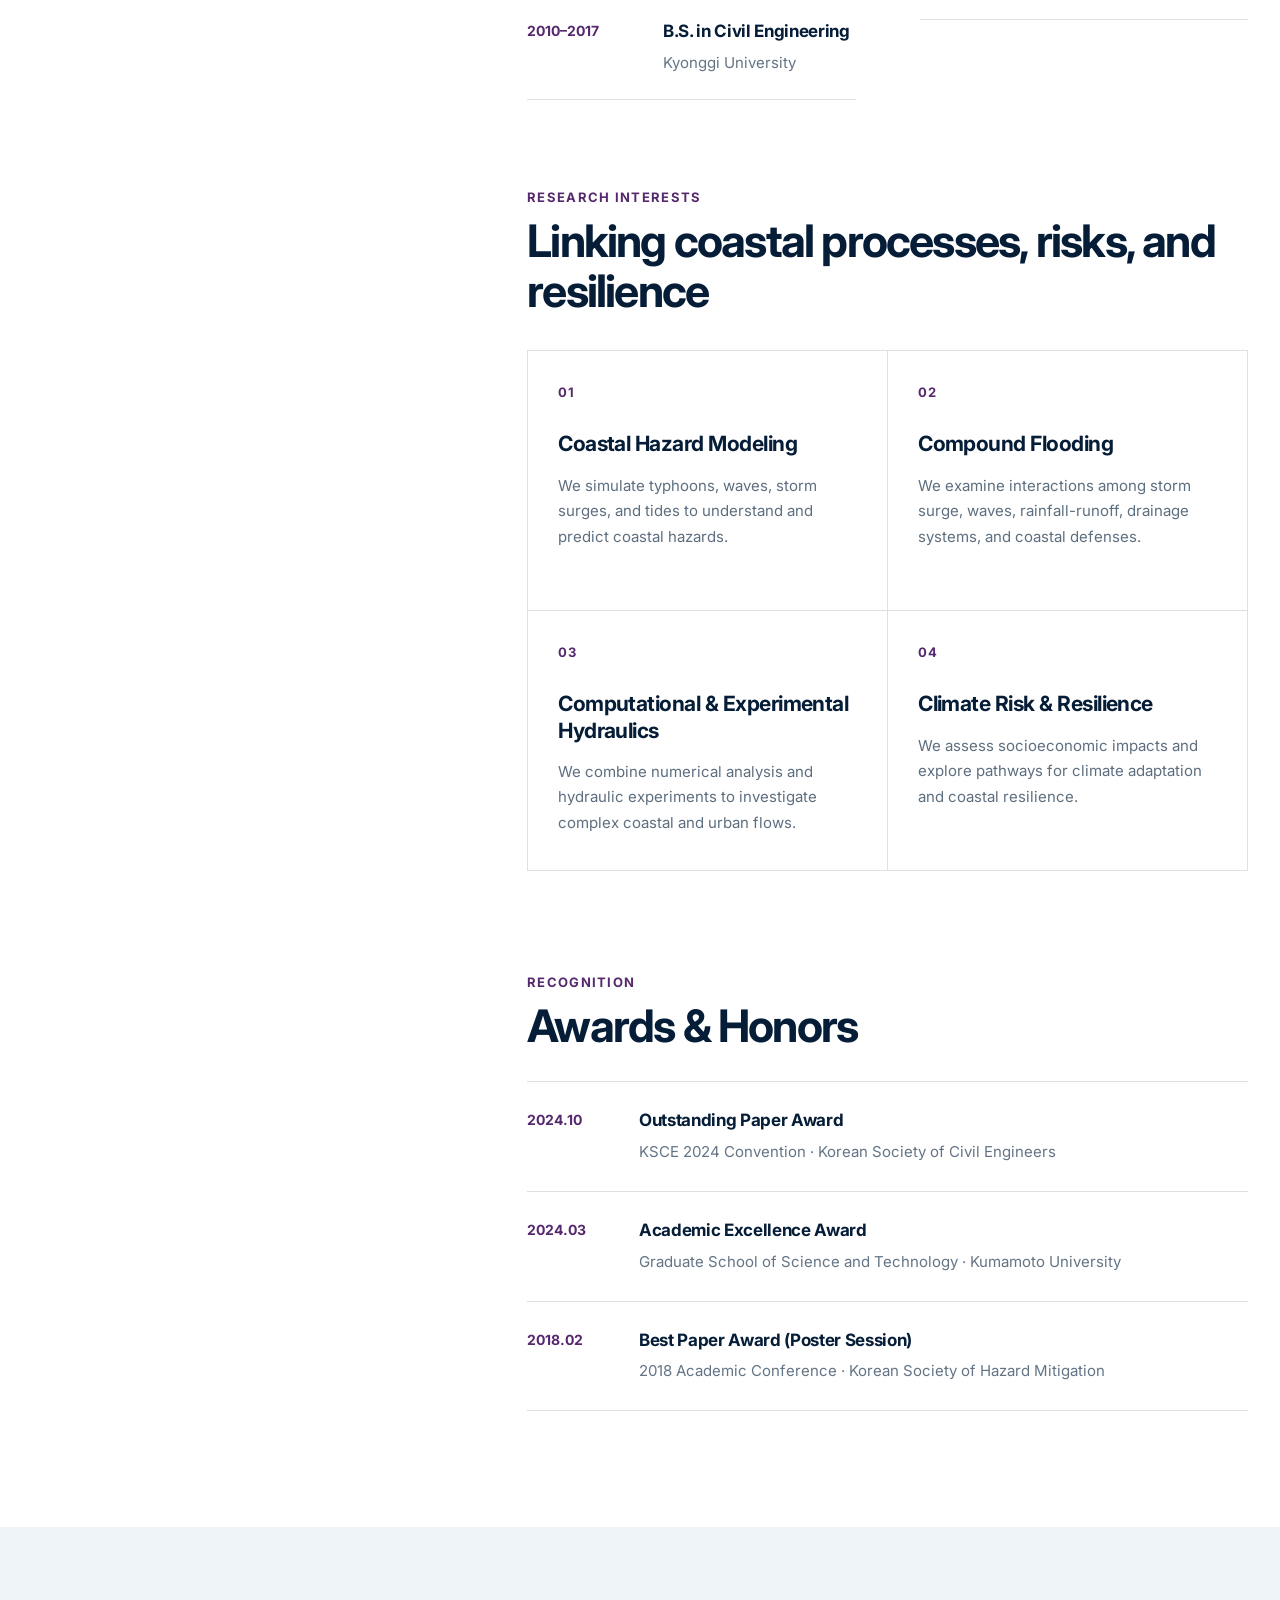
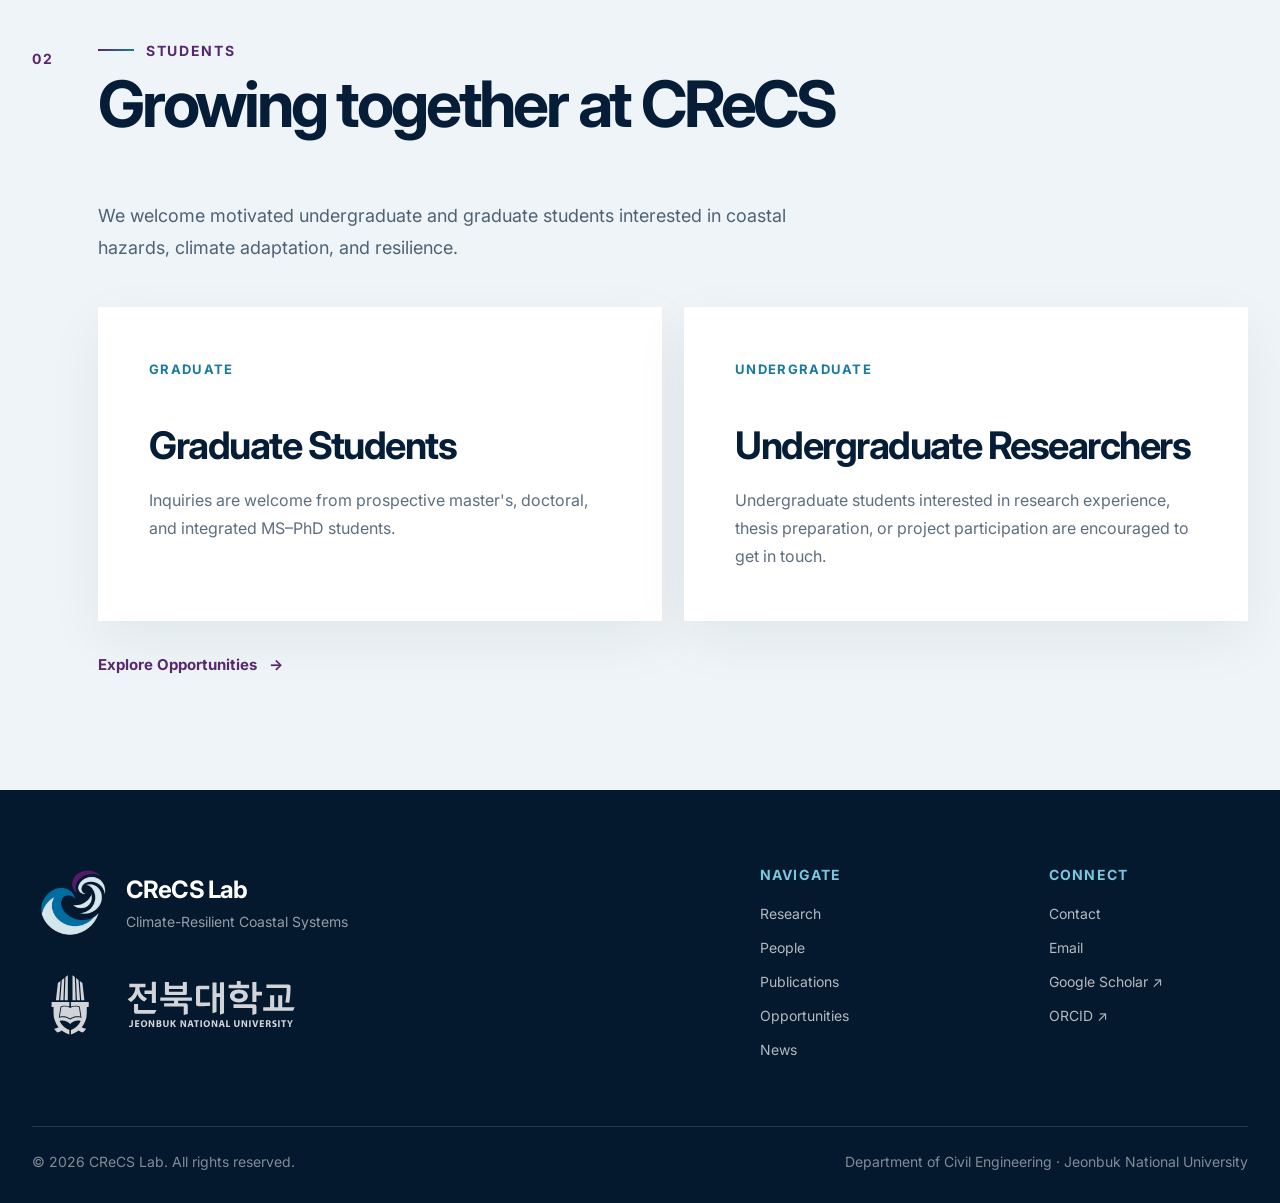
<file: people.html>
<!doctype html>
<html lang="en">
  <head>
    <meta charset="UTF-8" />
    <meta name="viewport" content="width=device-width, initial-scale=1" />
    <script src="script.js?v=15"></script>
    <!-- Google tag (gtag.js) -->
    <script async src="https://www.googletagmanager.com/gtag/js?id=G-11746WW62N"></script>
    <script>
      window.dataLayer = window.dataLayer || [];
      function gtag(){dataLayer.push(arguments);}
      gtag('js', new Date());
      gtag('config', 'G-11746WW62N');
    </script>
    <meta
      name="description"
      content="Meet the researchers of the Climate-Resilient Coastal Systems (CReCS) Lab at Jeonbuk National University."
    />
    <title>People | CReCS Lab</title>
    <link rel="icon" href="favicon.ico?v=3" sizes="any" />
    <link rel="icon" href="assets/favicon-32x32.png?v=3" type="image/png" sizes="32x32" />
    <link rel="icon" href="assets/favicon-16x16.png?v=3" type="image/png" sizes="16x16" />
    <link rel="apple-touch-icon" href="assets/apple-touch-icon.png?v=3" />
    <link rel="preconnect" href="https://fonts.googleapis.com" />
    <link rel="preconnect" href="https://fonts.gstatic.com" crossorigin />
    <link
      href="https://fonts.googleapis.com/css2?family=Inter:wght@400;500;600;700&amp;family=Noto+Sans+KR:wght@400;500;600;700&amp;display=swap"
      rel="stylesheet"
    />
    <link rel="stylesheet" href="styles.css?v=20" />
    <link rel="stylesheet" href="news.css?v=2" />
  </head>
  <body data-page="people">
    <header class="site-header" data-header>
      <div class="header-inner">
        <a class="brand" href="index.html" aria-label="CReCS Lab home">
          <img src="assets/crecs-logo.png" alt="CReCS Lab — Climate-Resilient Coastal Systems" />
        </a>

        <nav class="desktop-nav" aria-label="Primary navigation">
          <a href="index.html" data-i18n="navHome">Home</a>
          <a href="research.html" data-i18n="navResearch">Research</a>
          <a class="is-active" href="people.html" aria-current="page" data-i18n="navPeople">People</a>
          <a href="publications.html" data-i18n="navPublications">Publications</a>
          <a href="news.html" data-i18n="navNews">News</a>
          <a href="opportunities.html" data-i18n="navOpportunities">Opportunities</a>
          <a href="contact.html" data-i18n="navContact">Contact</a>
        </nav>

        <div class="header-actions">
          <div class="language-switch" aria-label="Language selection">
            <button class="is-selected" type="button" data-lang="en" aria-pressed="true">EN</button>
            <span aria-hidden="true">/</span>
            <button type="button" data-lang="ko" aria-pressed="false">한국어</button>
          </div>
          <button class="menu-button" type="button" aria-expanded="false" aria-controls="mobile-menu">
            <span></span><span></span><span></span>
            <span class="sr-only">Open menu</span>
          </button>
        </div>
      </div>

      <nav class="mobile-nav" id="mobile-menu" aria-label="Mobile navigation">
        <a href="index.html" data-i18n="navHome">Home</a>
        <a href="research.html" data-i18n="navResearch">Research</a>
        <a class="is-active" href="people.html" aria-current="page" data-i18n="navPeople">People</a>
        <a href="publications.html" data-i18n="navPublications">Publications</a>
        <a href="news.html" data-i18n="navNews">News</a>
        <a href="opportunities.html" data-i18n="navOpportunities">Opportunities</a>
        <a href="contact.html" data-i18n="navContact">Contact</a>
      </nav>
    </header>

    <main class="detail-page" id="people">
      <section class="detail-hero">
        <div class="section-inner detail-hero-inner">
          <div>
            <p class="section-kicker" data-i18n="navPeople">People</p>
            <h1 data-i18n="peopleDetailTitle">People at CReCS</h1>
          </div>
          <p class="detail-hero-intro" data-i18n="peopleDetailIntro">
            Meet the researchers connecting coastal engineering, climate science, and risk analysis to advance
            resilient coastal systems.
          </p>
        </div>
        <div class="section-inner">
          <nav class="page-subnav" aria-label="People sections">
            <a href="#principal-investigator">
              <span>01</span>
              <strong data-i18n="peoplePiHeading">Principal Investigator</strong>
            </a>
            <a href="#students">
              <span>02</span>
              <strong data-i18n="peopleStudentsHeading">Students</strong>
            </a>
          </nav>
        </div>
      </section>

      <section class="people-detail-section" id="principal-investigator">
        <div class="section-inner">
          <div class="detail-section-heading">
            <span>01</span>
            <div>
              <p class="section-kicker" data-i18n="peoplePiHeading">Principal Investigator</p>
            </div>
          </div>

          <div class="pi-detail-layout">
            <aside class="pi-detail-sidebar">
              <figure class="pi-detail-portrait">
                <img src="assets/junbeom-jo.jpg" alt="Portrait of Junbeom Jo" />
              </figure>
              <div class="pi-contact-card">
                <p data-i18n="profileContact">Contact &amp; profiles</p>
                <dl>
                  <div>
                    <dt data-i18n="profileEmail">Email</dt>
                    <dd><a href="mailto:jbjo@jbnu.ac.kr">jbjo@jbnu.ac.kr</a></dd>
                  </div>
                  <div>
                    <dt data-i18n="contactPhoneLabel">Phone</dt>
                    <dd><a href="tel:+82632702345" data-i18n="contactPhoneValue">+82-63-270-2345</a></dd>
                  </div>
                  <div>
                    <dt data-i18n="profileOffice">Office</dt>
                    <dd data-i18n="piOffice">Room 143, Engineering Building 1 (temporary office)</dd>
                  </div>
                </dl>
                <div class="profile-links profile-links-stacked">
                  <a href="https://scholar.google.com/citations?user=TWpAiN8AAAAJ" target="_blank" rel="noreferrer">
                    Google Scholar <span aria-hidden="true">↗</span>
                  </a>
                  <a href="https://orcid.org/0000-0003-4687-1146" target="_blank" rel="noreferrer">
                    ORCID <span aria-hidden="true">↗</span>
                  </a>
                  <a href="https://www.researchgate.net/profile/Junbeom-Jo-3" target="_blank" rel="noreferrer">
                    ResearchGate <span aria-hidden="true">↗</span>
                  </a>
                </div>
              </div>
            </aside>

            <article class="pi-detail-content">
              <p class="pi-role" data-i18n="piRole">Assistant Professor</p>
              <div class="pi-detail-name">
                <h3 data-i18n="piName">Junbeom Jo</h3>
                <span data-i18n="piNameSecondary">조준범</span>
              </div>
              <p class="pi-affiliation" data-i18n="piAffiliation">
                Jeonbuk National University · Department of Civil Engineering
              </p>
              <p class="pi-detail-summary" data-i18n="piDetailSummary">
                Junbeom Jo is an Assistant Professor in the Department of Civil Engineering at Jeonbuk National
                University. His research examines the physical processes and cascading impacts of coastal hazards,
                including typhoons, waves, storm surges, and compound flooding. By integrating numerical modeling,
                hydraulic experiments, and socioeconomic risk assessment, he aims to advance science-based strategies
                for climate adaptation and resilient coastal communities.
              </p>

              <div class="profile-records">
                <section class="profile-record-group" aria-labelledby="education-title">
                  <div class="content-heading content-heading-compact">
                    <p data-i18n="profileBackgroundLabel">Academic background</p>
                    <h3 id="education-title" data-i18n="educationTitle">Education</h3>
                  </div>
                  <ol class="record-list">
                    <li>
                      <time>2021–2024</time>
                      <div>
                        <h4 data-i18n="degreePhd">Ph.D. in Coastal and Ocean Engineering</h4>
                        <p data-i18n="schoolKumamoto">Kumamoto University</p>
                      </div>
                    </li>
                    <li>
                      <time>2017–2018</time>
                      <div>
                        <h4 data-i18n="degreeMaster">M.S. in Civil Engineering (Hydraulic Engineering)</h4>
                        <p data-i18n="schoolKyonggi">Kyonggi University</p>
                      </div>
                    </li>
                    <li>
                      <time>2010–2017</time>
                      <div>
                        <h4 data-i18n="degreeBachelor">B.S. in Civil Engineering</h4>
                        <p data-i18n="schoolKyonggi">Kyonggi University</p>
                      </div>
                    </li>
                  </ol>
                </section>

                <section class="profile-record-group" aria-labelledby="appointments-title">
                  <div class="content-heading content-heading-compact">
                    <p data-i18n="profileCareerLabel">Academic career</p>
                    <h3 id="appointments-title" data-i18n="appointmentsTitle">Appointments</h3>
                  </div>
                  <ol class="record-list">
                    <li>
                      <time data-i18n="assistantProfessorPeriod">Sep 2026–Present</time>
                      <div>
                        <h4 data-i18n="assistantProfessorTitle">Assistant Professor</h4>
                        <p data-i18n="assistantProfessorInstitution">
                          Department of Civil Engineering · Jeonbuk National University
                        </p>
                      </div>
                    </li>
                    <li>
                      <time data-i18n="postdocPeriod">May 2024–
Aug 2026</time>
                      <div>
                        <h4 data-i18n="postdocTitle">Postdoctoral Researcher</h4>
                        <p data-i18n="postdocInstitution">Kyoto University</p>
                      </div>
                    </li>
                  </ol>
                </section>
              </div>

              <section class="research-interests" aria-labelledby="research-interests-title">
                <div class="content-heading">
                  <p data-i18n="researchInterestsLabel">Research interests</p>
                  <h3 id="research-interests-title" data-i18n="researchInterestsTitle">
                    Linking coastal processes, risks, and resilience
                  </h3>
                </div>
                <div class="interest-grid">
                  <article>
                    <span>01</span>
                    <h4 data-i18n="topic1">Coastal Hazard Modeling</h4>
                    <p data-i18n="researchCard1Desc">
                      We simulate typhoons, waves, storm surges, and tides to understand and predict coastal hazards.
                    </p>
                  </article>
                  <article>
                    <span>02</span>
                    <h4 data-i18n="topic2">Compound Flooding</h4>
                    <p data-i18n="researchCard2Desc">
                      We examine interactions among storm surge, waves, rainfall-runoff, drainage systems, and coastal
                      defenses.
                    </p>
                  </article>
                  <article>
                    <span>03</span>
                    <h4 data-i18n="topic3">Computational &amp; Experimental Hydraulics</h4>
                    <p data-i18n="researchCard3Desc">
                      We combine numerical analysis and hydraulic experiments to investigate complex coastal and urban
                      flows.
                    </p>
                  </article>
                  <article>
                    <span>04</span>
                    <h4 data-i18n="topic4">Climate Risk &amp; Resilience</h4>
                    <p data-i18n="researchCard4Desc">
                      We assess socioeconomic impacts and explore pathways for climate adaptation and coastal
                      resilience.
                    </p>
                  </article>
                </div>
              </section>

              <section class="awards-section" aria-labelledby="awards-title">
                <div class="content-heading">
                  <p data-i18n="awardsLabel">Recognition</p>
                  <h3 id="awards-title" data-i18n="awardsTitle">Awards &amp; Honors</h3>
                </div>
                <ol class="award-list">
                  <li>
                    <time>2024.10</time>
                    <div>
                      <h4 data-i18n="awardKsceTitle">Outstanding Paper Award</h4>
                      <p data-i18n="awardKsceInstitution">
                        KSCE 2024 Convention · Korean Society of Civil Engineers
                      </p>
                    </div>
                  </li>
                  <li>
                    <time>2024.03</time>
                    <div>
                      <h4 data-i18n="awardAcademicTitle">Academic Excellence Award</h4>
                      <p data-i18n="awardAcademicInstitution">
                        Graduate School of Science and Technology · Kumamoto University
                      </p>
                    </div>
                  </li>
                  <li>
                    <time>2018.02</time>
                    <div>
                      <h4 data-i18n="awardPosterTitle">Best Paper Award (Poster Session)</h4>
                      <p data-i18n="awardPosterInstitution">
                        2018 Academic Conference · Korean Society of Hazard Mitigation
                      </p>
                    </div>
                  </li>
                </ol>
              </section>
            </article>
          </div>
        </div>
      </section>

      <section class="students-detail-section" id="students">
        <div class="section-inner">
          <div class="detail-section-heading">
            <span>02</span>
            <div>
              <p class="section-kicker" data-i18n="peopleStudentsHeading">Students</p>
              <h2 data-i18n="studentsDetailTitle">Growing together at CReCS</h2>
            </div>
          </div>

          <p class="students-detail-intro" data-i18n="studentsDescription">
            We welcome motivated undergraduate and graduate students interested in coastal hazards, climate
            adaptation, and resilience.
          </p>

          <div class="student-groups">
            <article class="student-group-card">
              <span data-i18n="graduateCategory">Graduate</span>
              <h3 data-i18n="graduateTitle">Graduate Students</h3>
              <p data-i18n="graduateDescription">
                Inquiries are welcome from prospective master's, doctoral, and integrated MS–PhD students.
              </p>
            </article>
            <article class="student-group-card">
              <span data-i18n="undergraduateCategory">Undergraduate</span>
              <h3 data-i18n="undergraduateTitle">Undergraduate Researchers</h3>
              <p data-i18n="undergraduateDescription">
                Undergraduate students interested in research experience, thesis preparation, or project
                participation are encouraged to get in touch.
              </p>
            </article>
          </div>

          <a class="detail-cta" href="opportunities.html">
            <span data-i18n="studentsCta">Explore Opportunities</span>
            <span aria-hidden="true">→</span>
          </a>
        </div>
      </section>
    </main>

    <footer class="site-footer">
      <div class="footer-inner">
        <div class="footer-main">
          <div class="footer-brand-group">
            <a class="footer-brand" href="index.html" aria-label="CReCS Lab home">
              <img src="assets/crecs-symbol-footer-reverse.png?v=1" alt="" />
              <span>
                <strong>CReCS Lab</strong>
                <small data-i18n="footerTagline">Climate-Resilient Coastal Systems</small>
              </span>
            </a>
            <a class="footer-university-brand" href="https://www.jbnu.ac.kr/" target="_blank" rel="noreferrer" aria-label="Jeonbuk National University website">
              <img class="footer-university-symbol" src="assets/jbnu-symbol-footer-reverse.svg?v=1" alt="" />
              <img class="footer-university-wordmark" src="assets/jbnu-wordmark-footer-reverse.svg?v=1" alt="Jeonbuk National University" />
            </a>
          </div>

          <div class="footer-column">
            <p data-i18n="footerNavigate">Navigate</p>
            <nav aria-label="Footer navigation">
              <a href="research.html" data-i18n="navResearch">Research</a>
              <a href="people.html" data-i18n="navPeople">People</a>
              <a href="publications.html" data-i18n="navPublications">Publications</a>
              <a href="opportunities.html" data-i18n="navOpportunities">Opportunities</a>
              <a href="news.html" data-i18n="navNews">News</a>
            </nav>
          </div>

          <div class="footer-column">
            <p data-i18n="footerConnect">Connect</p>
            <nav aria-label="External profiles">
              <a href="contact.html" data-i18n="navContact">Contact</a>
              <a href="mailto:jbjo@jbnu.ac.kr" data-i18n="footerEmail">Email</a>
              <a href="https://scholar.google.com/citations?user=TWpAiN8AAAAJ" target="_blank" rel="noreferrer">Google Scholar ↗</a>
              <a href="https://orcid.org/0000-0003-4687-1146" target="_blank" rel="noreferrer">ORCID ↗</a>
            </nav>
          </div>
        </div>

        <div class="footer-bottom">
          <p>© <span data-current-year>2026</span> CReCS Lab. <span data-i18n="footerRights">All rights reserved.</span></p>
          <p data-i18n="footerAffiliation">Department of Civil Engineering · Jeonbuk National University</p>
        </div>
      </div>
    </footer>

  </body>
</html>
</file>
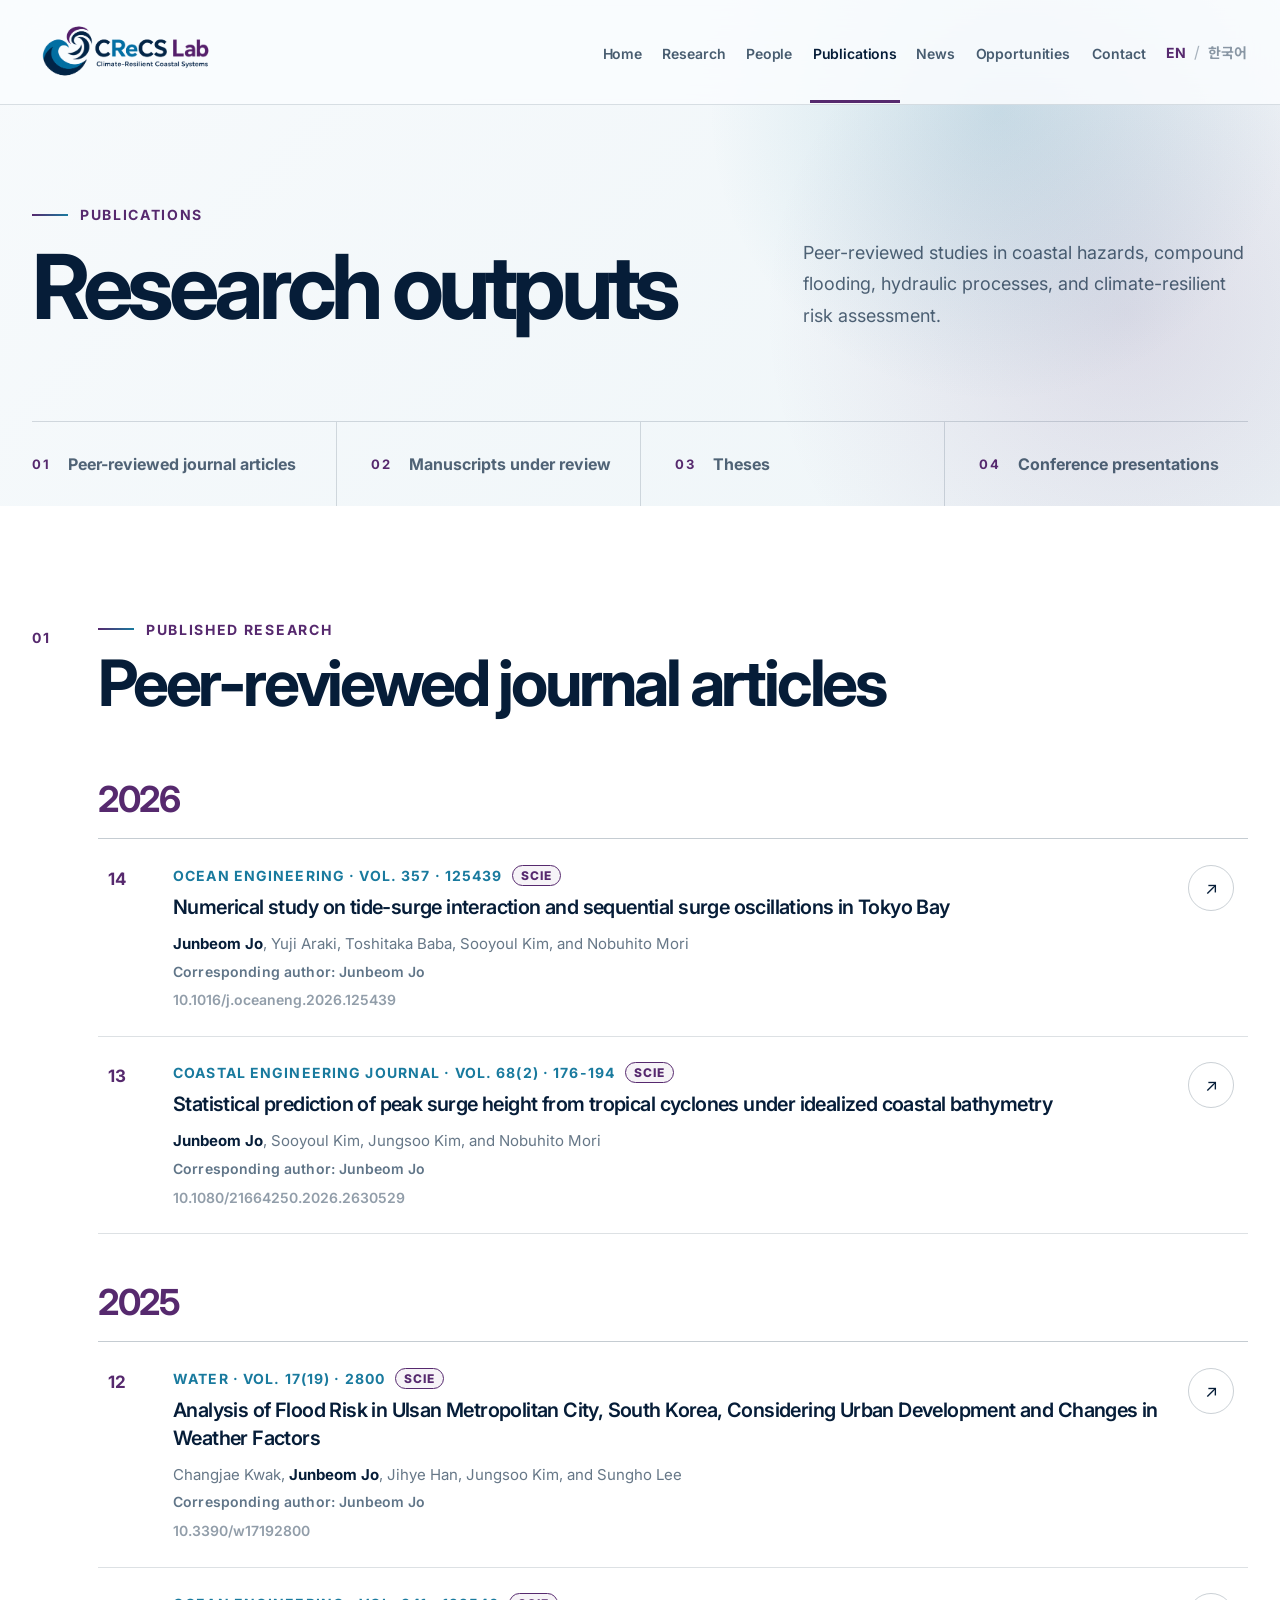
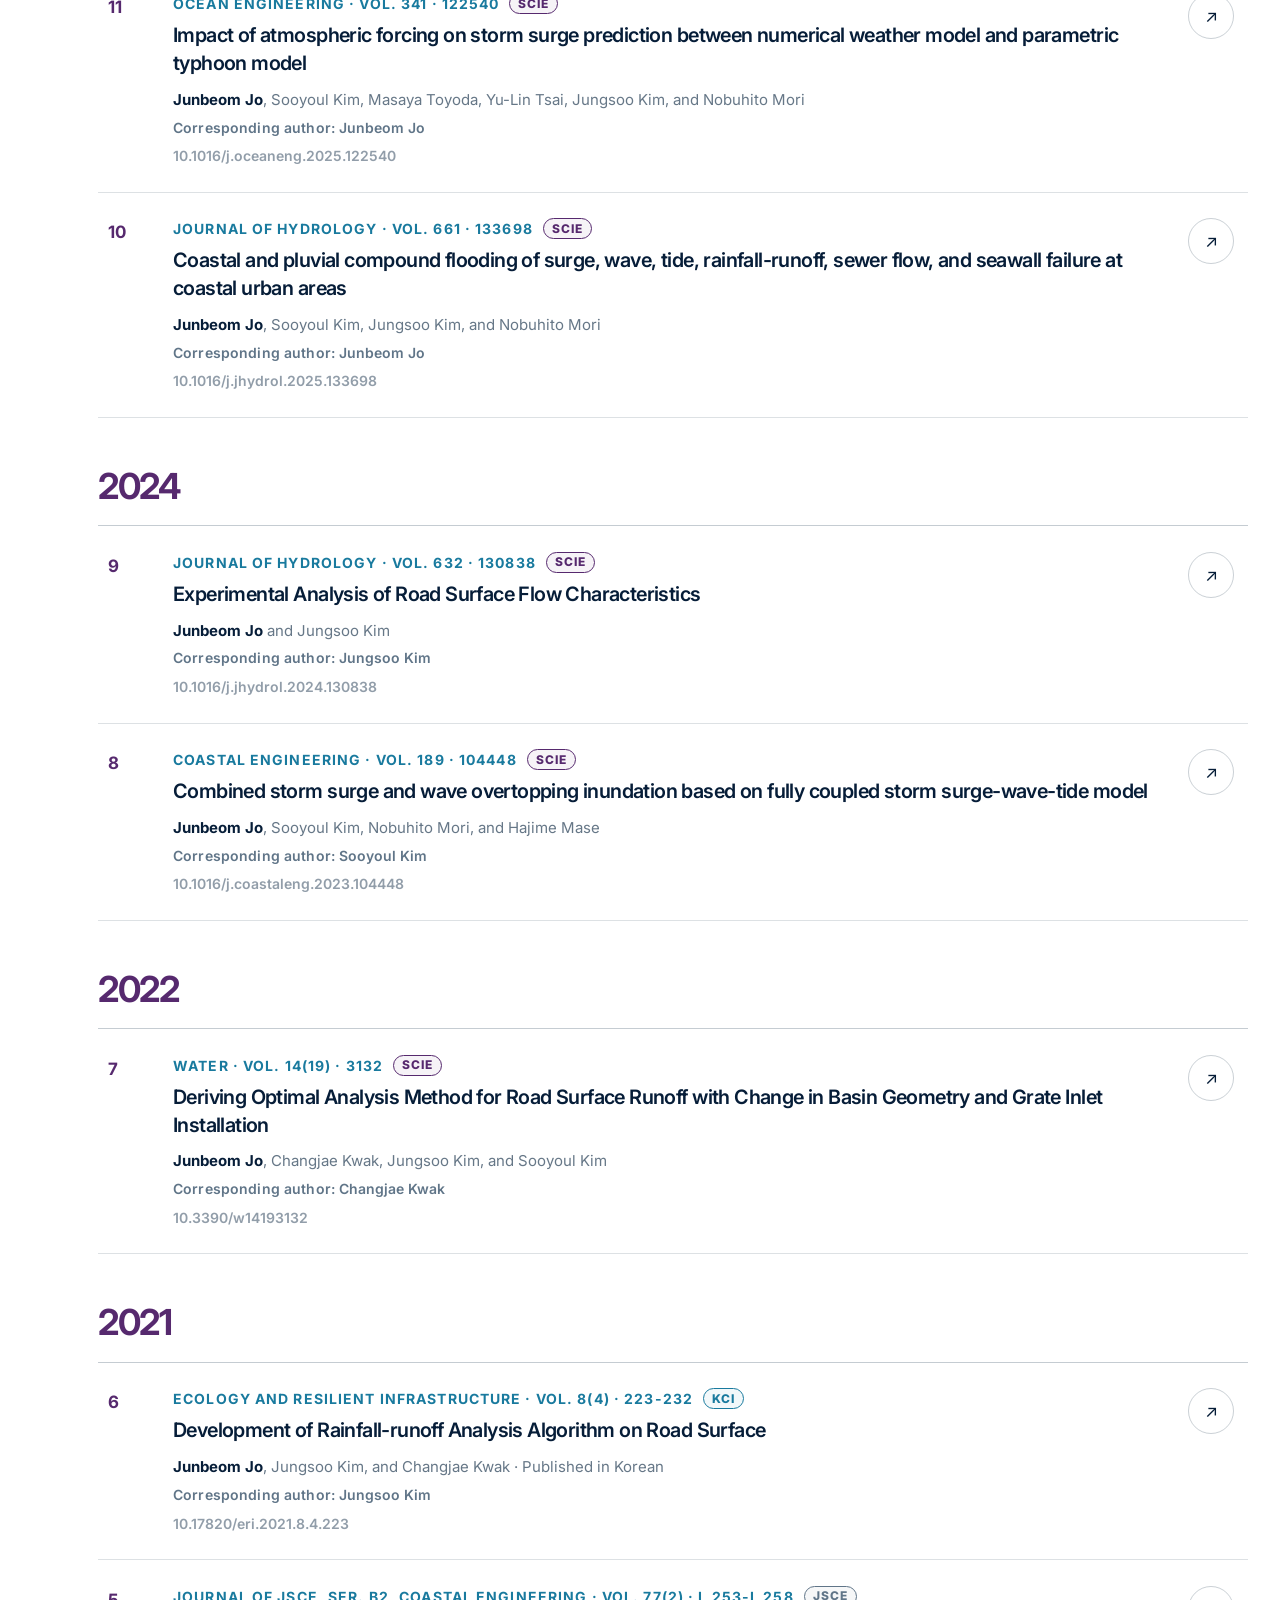
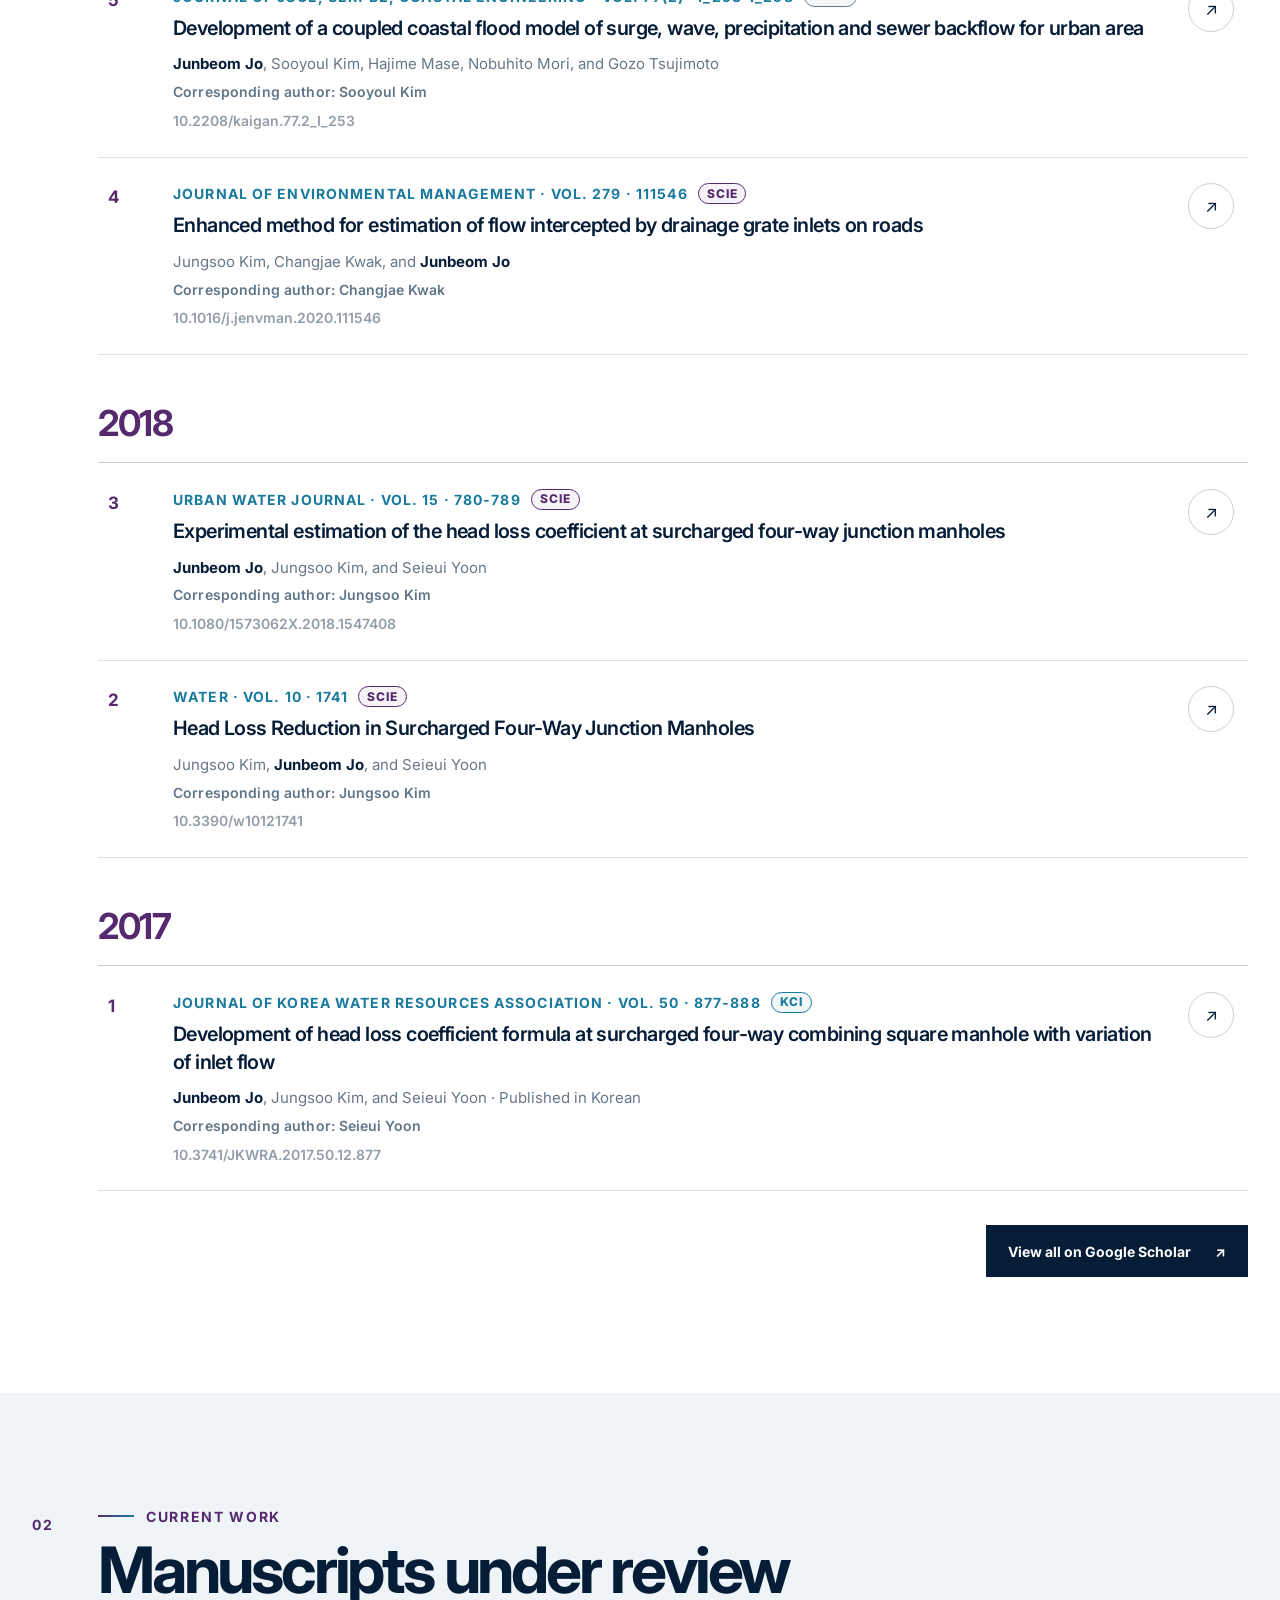
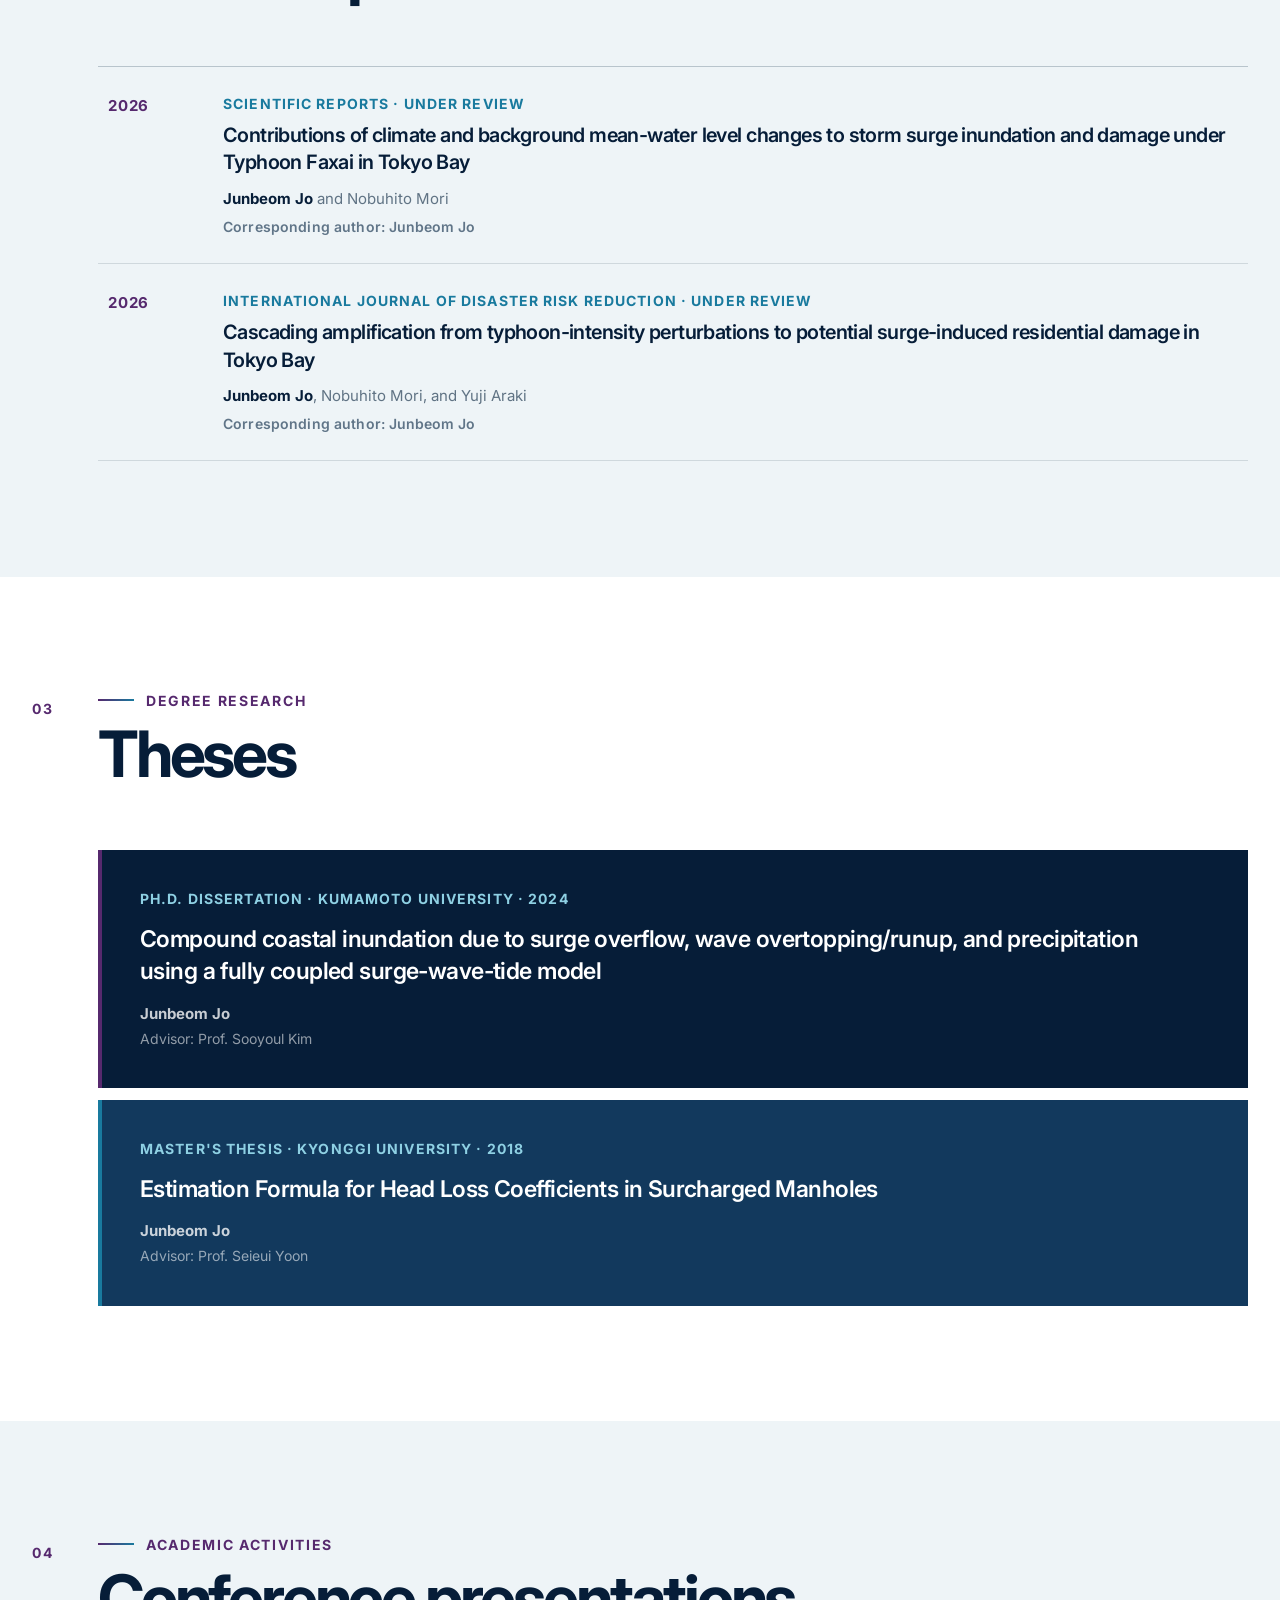
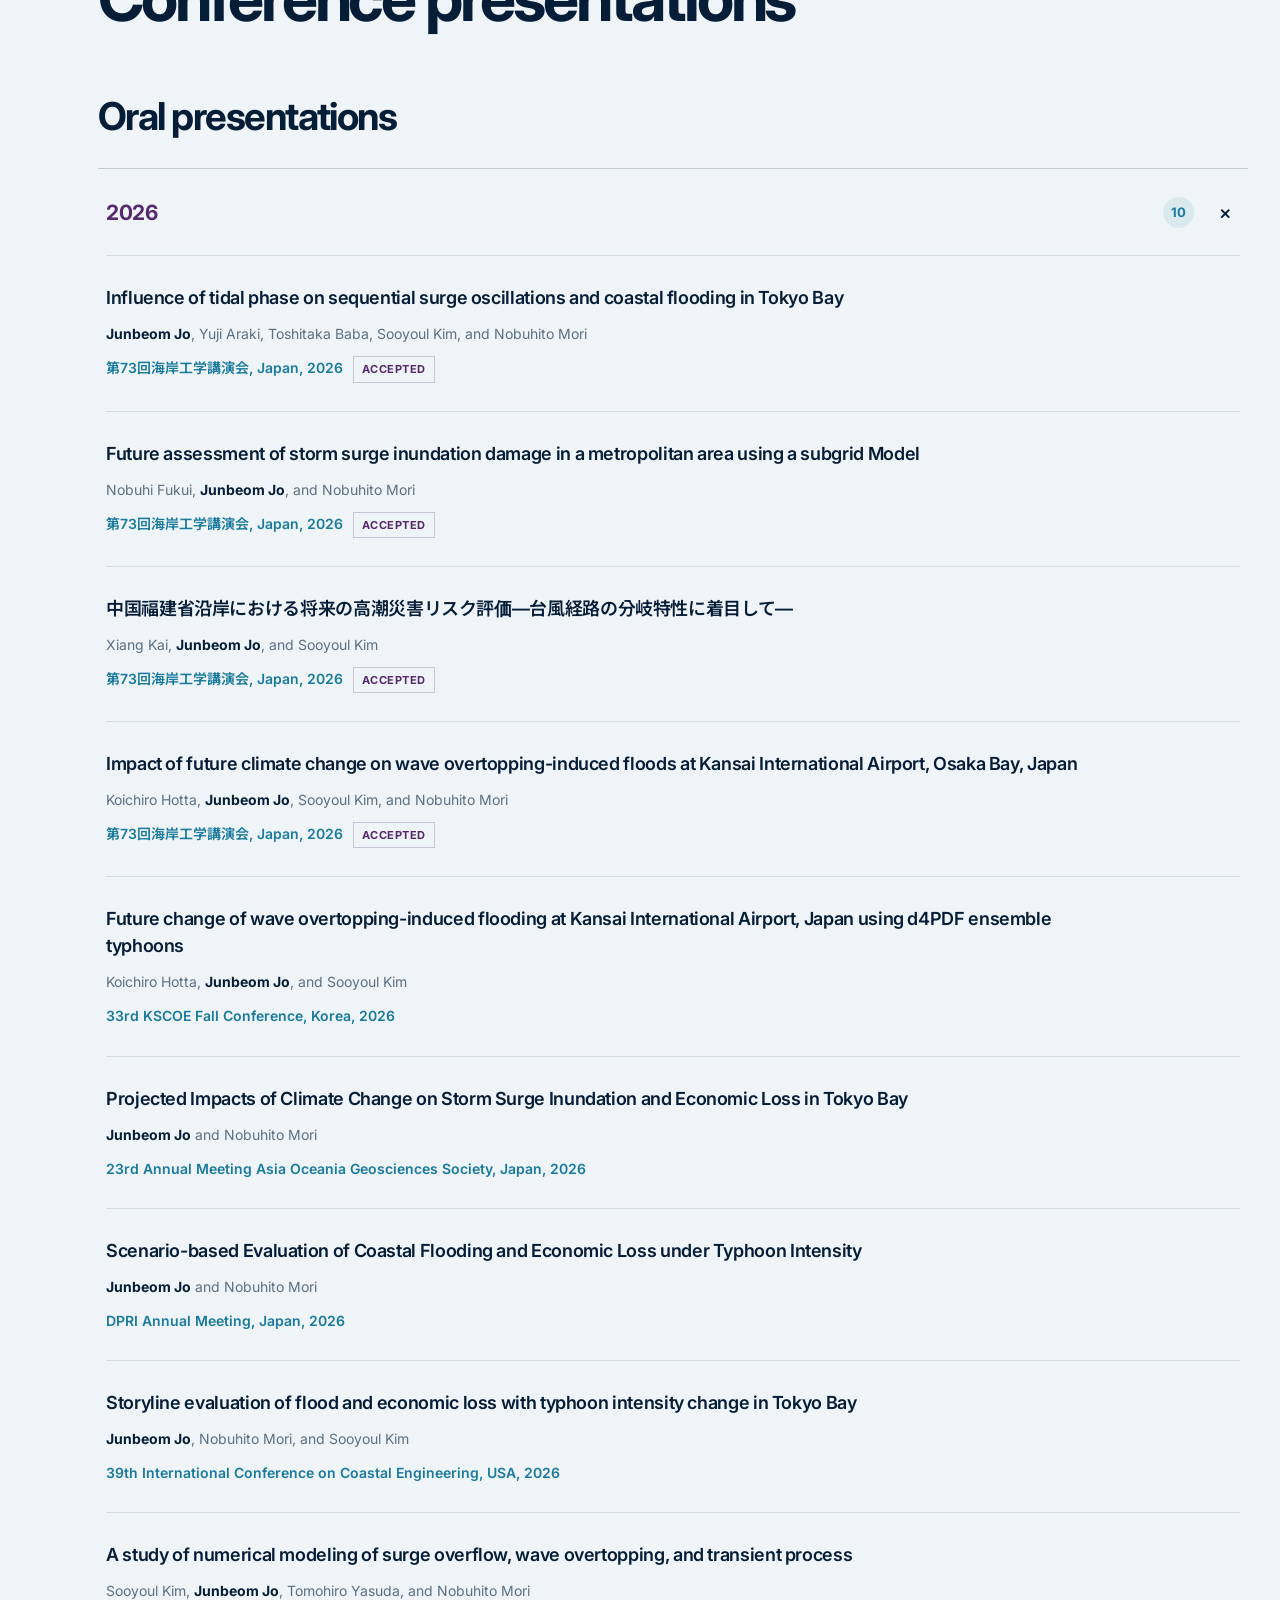
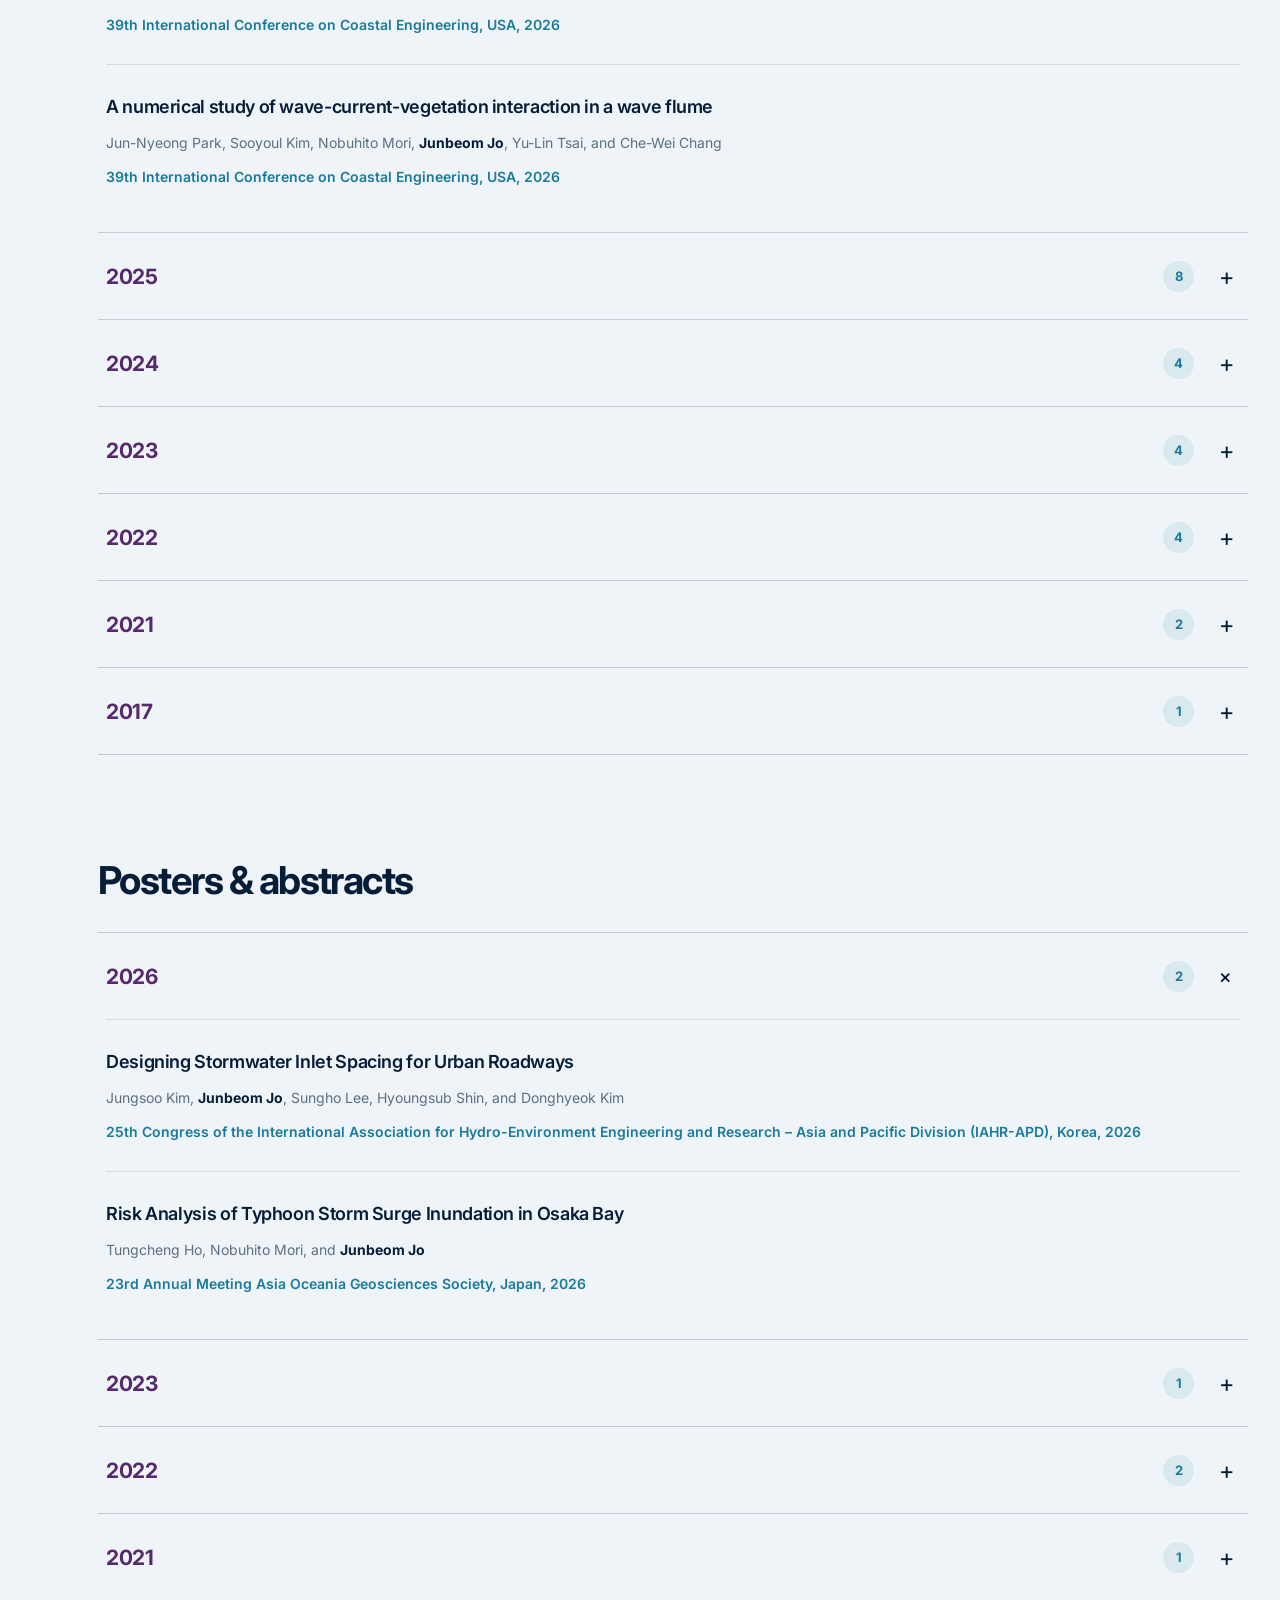
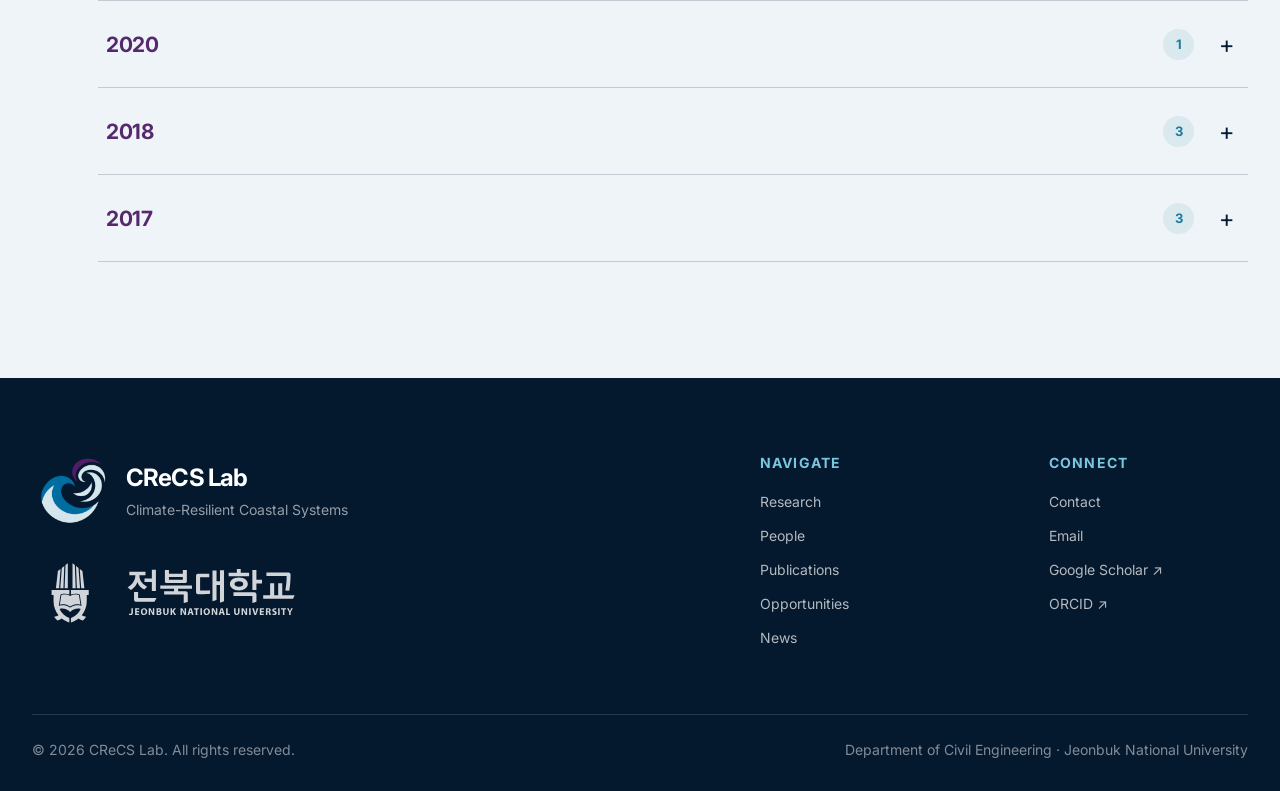
<file: publications.html>
<!doctype html>
<html lang="en">
  <head>
    <meta charset="UTF-8" />
    <meta name="viewport" content="width=device-width, initial-scale=1" />
    <script src="script.js?v=15"></script>
    <!-- Google tag (gtag.js) -->
    <script async src="https://www.googletagmanager.com/gtag/js?id=G-11746WW62N"></script>
    <script>
      window.dataLayer = window.dataLayer || [];
      function gtag(){dataLayer.push(arguments);}
      gtag('js', new Date());
      gtag('config', 'G-11746WW62N');
    </script>
    <meta
      name="description"
      content="Publications from the Climate-Resilient Coastal Systems (CReCS) Lab at Jeonbuk National University."
    />
    <title>Publications | CReCS Lab</title>
    <link rel="icon" href="favicon.ico?v=3" sizes="any" />
    <link rel="icon" href="assets/favicon-32x32.png?v=3" type="image/png" sizes="32x32" />
    <link rel="icon" href="assets/favicon-16x16.png?v=3" type="image/png" sizes="16x16" />
    <link rel="apple-touch-icon" href="assets/apple-touch-icon.png?v=3" />
    <link rel="preconnect" href="https://fonts.googleapis.com" />
    <link rel="preconnect" href="https://fonts.gstatic.com" crossorigin />
    <link
      href="https://fonts.googleapis.com/css2?family=Inter:wght@400;500;600;700&amp;family=Noto+Sans+KR:wght@400;500;600;700&amp;display=swap"
      rel="stylesheet"
    />
    <link rel="stylesheet" href="styles.css?v=20" />
    <link rel="stylesheet" href="news.css?v=2" />
    <script defer blocking="render" src="conference-data.js?v=3"></script>
  </head>
  <body data-page="publications">
    <header class="site-header" data-header>
      <div class="header-inner">
        <a class="brand" href="index.html" aria-label="CReCS Lab home">
          <img src="assets/crecs-logo.png" alt="CReCS Lab — Climate-Resilient Coastal Systems" />
        </a>

        <nav class="desktop-nav" aria-label="Primary navigation">
          <a href="index.html" data-i18n="navHome">Home</a>
          <a href="research.html" data-i18n="navResearch">Research</a>
          <a href="people.html" data-i18n="navPeople">People</a>
          <a class="is-active" href="publications.html" aria-current="page" data-i18n="navPublications">Publications</a>
          <a href="news.html" data-i18n="navNews">News</a>
          <a href="opportunities.html" data-i18n="navOpportunities">Opportunities</a>
          <a href="contact.html" data-i18n="navContact">Contact</a>
        </nav>

        <div class="header-actions">
          <div class="language-switch" aria-label="Language selection">
            <button class="is-selected" type="button" data-lang="en" aria-pressed="true">EN</button>
            <span aria-hidden="true">/</span>
            <button type="button" data-lang="ko" aria-pressed="false">한국어</button>
          </div>
          <button class="menu-button" type="button" aria-expanded="false" aria-controls="mobile-menu">
            <span></span><span></span><span></span>
            <span class="sr-only">Open menu</span>
          </button>
        </div>
      </div>

      <nav class="mobile-nav" id="mobile-menu" aria-label="Mobile navigation">
        <a href="index.html" data-i18n="navHome">Home</a>
        <a href="research.html" data-i18n="navResearch">Research</a>
        <a href="people.html" data-i18n="navPeople">People</a>
        <a class="is-active" href="publications.html" aria-current="page" data-i18n="navPublications">Publications</a>
        <a href="news.html" data-i18n="navNews">News</a>
        <a href="opportunities.html" data-i18n="navOpportunities">Opportunities</a>
        <a href="contact.html" data-i18n="navContact">Contact</a>
      </nav>
    </header>

    <main class="detail-page">
      <section class="detail-hero">
        <div class="section-inner detail-hero-inner">
          <div>
            <p class="section-kicker" data-i18n="publicationsDetailKicker">Publications</p>
            <h1 data-i18n="publicationsDetailTitle">Research outputs</h1>
          </div>
          <p class="detail-hero-intro" data-i18n="publicationsDetailIntro">
            Peer-reviewed studies in coastal hazards, compound flooding, hydraulic processes, and climate-resilient
            risk assessment.
          </p>
        </div>
        <div class="section-inner">
          <nav class="page-subnav page-subnav-four" aria-label="Publication sections">
            <a href="#journal-articles"><span>01</span><strong data-i18n="peerReviewedTitle">Peer-reviewed journal articles</strong></a>
            <a href="#under-review"><span>02</span><strong data-i18n="manuscriptsTitle">Manuscripts under review</strong></a>
            <a href="#theses"><span>03</span><strong data-i18n="thesesTitle">Theses</strong></a>
            <a href="#conference-presentations"><span>04</span><strong data-i18n="conferenceTitle">Conference presentations</strong></a>
          </nav>
        </div>
      </section>

      <section class="detail-content-section publications-detail-section" id="journal-articles">
        <div class="section-inner">
          <div class="detail-section-heading">
            <span>01</span>
            <div>
              <p class="section-kicker" data-i18n="peerReviewedLabel">Published research</p>
              <h2 data-i18n="peerReviewedTitle">Peer-reviewed journal articles</h2>
            </div>
          </div>

          <div class="publication-year-groups publication-list-detail">
            <section class="publication-year-block" aria-labelledby="journal-year-2026">
              <h3 class="publication-year-heading" id="journal-year-2026">2026</h3>
              <div class="publication-list">
            <article class="publication-item">
              <div class="publication-number" aria-label="Publication 14">14</div>
              <div class="publication-content">
                <p class="publication-meta publication-meta-with-badge"><span>Ocean Engineering · Vol. 357 · 125439</span><span class="journal-index-badge journal-index-badge-scie" title="Science Citation Index Expanded">SCIE</span></p>
                <h3><a href="https://doi.org/10.1016/j.oceaneng.2026.125439" target="_blank" rel="noreferrer">Numerical study on tide-surge interaction and sequential surge oscillations in Tokyo Bay</a></h3>
                <p class="publication-authors"><strong>Junbeom Jo</strong>, Yuji Araki, Toshitaka Baba, Sooyoul Kim, and Nobuhito Mori</p>
                <p class="publication-corresponding"><span data-i18n="correspondingAuthorLabel">Corresponding author</span>: Junbeom Jo</p>
                <a class="publication-doi" href="https://doi.org/10.1016/j.oceaneng.2026.125439" target="_blank" rel="noreferrer">10.1016/j.oceaneng.2026.125439</a>
              </div>
              <a class="publication-arrow" href="https://doi.org/10.1016/j.oceaneng.2026.125439" target="_blank" rel="noreferrer" aria-label="Open publication">↗</a>
            </article>

            <article class="publication-item">
              <div class="publication-number" aria-label="Publication 13">13</div>
              <div class="publication-content">
                <p class="publication-meta publication-meta-with-badge"><span>Coastal Engineering Journal · Vol. 68(2) · 176-194</span><span class="journal-index-badge journal-index-badge-scie" title="Science Citation Index Expanded">SCIE</span></p>
                <h3><a href="https://doi.org/10.1080/21664250.2026.2630529" target="_blank" rel="noreferrer">Statistical prediction of peak surge height from tropical cyclones under idealized coastal bathymetry</a></h3>
                <p class="publication-authors"><strong>Junbeom Jo</strong>, Sooyoul Kim, Jungsoo Kim, and Nobuhito Mori</p>
                <p class="publication-corresponding"><span data-i18n="correspondingAuthorLabel">Corresponding author</span>: Junbeom Jo</p>
                <a class="publication-doi" href="https://doi.org/10.1080/21664250.2026.2630529" target="_blank" rel="noreferrer">10.1080/21664250.2026.2630529</a>
              </div>
              <a class="publication-arrow" href="https://doi.org/10.1080/21664250.2026.2630529" target="_blank" rel="noreferrer" aria-label="Open publication">↗</a>
            </article>

              </div>
            </section>

            <section class="publication-year-block" aria-labelledby="journal-year-2025">
              <h3 class="publication-year-heading" id="journal-year-2025">2025</h3>
              <div class="publication-list">
            <article class="publication-item">
              <div class="publication-number" aria-label="Publication 12">12</div>
              <div class="publication-content">
                <p class="publication-meta publication-meta-with-badge"><span>Water · Vol. 17(19) · 2800</span><span class="journal-index-badge journal-index-badge-scie" title="Science Citation Index Expanded">SCIE</span></p>
                <h3><a href="https://doi.org/10.3390/w17192800" target="_blank" rel="noreferrer">Analysis of Flood Risk in Ulsan Metropolitan City, South Korea, Considering Urban Development and Changes in Weather Factors</a></h3>
                <p class="publication-authors">Changjae Kwak, <strong>Junbeom Jo</strong>, Jihye Han, Jungsoo Kim, and Sungho Lee</p>
                <p class="publication-corresponding"><span data-i18n="correspondingAuthorLabel">Corresponding author</span>: Junbeom Jo</p>
                <a class="publication-doi" href="https://doi.org/10.3390/w17192800" target="_blank" rel="noreferrer">10.3390/w17192800</a>
              </div>
              <a class="publication-arrow" href="https://doi.org/10.3390/w17192800" target="_blank" rel="noreferrer" aria-label="Open publication">↗</a>
            </article>

            <article class="publication-item">
              <div class="publication-number" aria-label="Publication 11">11</div>
              <div class="publication-content">
                <p class="publication-meta publication-meta-with-badge"><span>Ocean Engineering · Vol. 341 · 122540</span><span class="journal-index-badge journal-index-badge-scie" title="Science Citation Index Expanded">SCIE</span></p>
                <h3><a href="https://doi.org/10.1016/j.oceaneng.2025.122540" target="_blank" rel="noreferrer">Impact of atmospheric forcing on storm surge prediction between numerical weather model and parametric typhoon model</a></h3>
                <p class="publication-authors"><strong>Junbeom Jo</strong>, Sooyoul Kim, Masaya Toyoda, Yu-Lin Tsai, Jungsoo Kim, and Nobuhito Mori</p>
                <p class="publication-corresponding"><span data-i18n="correspondingAuthorLabel">Corresponding author</span>: Junbeom Jo</p>
                <a class="publication-doi" href="https://doi.org/10.1016/j.oceaneng.2025.122540" target="_blank" rel="noreferrer">10.1016/j.oceaneng.2025.122540</a>
              </div>
              <a class="publication-arrow" href="https://doi.org/10.1016/j.oceaneng.2025.122540" target="_blank" rel="noreferrer" aria-label="Open publication">↗</a>
            </article>

            <article class="publication-item">
              <div class="publication-number" aria-label="Publication 10">10</div>
              <div class="publication-content">
                <p class="publication-meta publication-meta-with-badge"><span>Journal of Hydrology · Vol. 661 · 133698</span><span class="journal-index-badge journal-index-badge-scie" title="Science Citation Index Expanded">SCIE</span></p>
                <h3><a href="https://doi.org/10.1016/j.jhydrol.2025.133698" target="_blank" rel="noreferrer">Coastal and pluvial compound flooding of surge, wave, tide, rainfall-runoff, sewer flow, and seawall failure at coastal urban areas</a></h3>
                <p class="publication-authors"><strong>Junbeom Jo</strong>, Sooyoul Kim, Jungsoo Kim, and Nobuhito Mori</p>
                <p class="publication-corresponding"><span data-i18n="correspondingAuthorLabel">Corresponding author</span>: Junbeom Jo</p>
                <a class="publication-doi" href="https://doi.org/10.1016/j.jhydrol.2025.133698" target="_blank" rel="noreferrer">10.1016/j.jhydrol.2025.133698</a>
              </div>
              <a class="publication-arrow" href="https://doi.org/10.1016/j.jhydrol.2025.133698" target="_blank" rel="noreferrer" aria-label="Open publication">↗</a>
            </article>

              </div>
            </section>

            <section class="publication-year-block" aria-labelledby="journal-year-2024">
              <h3 class="publication-year-heading" id="journal-year-2024">2024</h3>
              <div class="publication-list">
            <article class="publication-item">
              <div class="publication-number" aria-label="Publication 9">9</div>
              <div class="publication-content">
                <p class="publication-meta publication-meta-with-badge"><span>Journal of Hydrology · Vol. 632 · 130838</span><span class="journal-index-badge journal-index-badge-scie" title="Science Citation Index Expanded">SCIE</span></p>
                <h3><a href="https://doi.org/10.1016/j.jhydrol.2024.130838" target="_blank" rel="noreferrer">Experimental Analysis of Road Surface Flow Characteristics</a></h3>
                <p class="publication-authors"><strong>Junbeom Jo</strong> and Jungsoo Kim</p>
                <p class="publication-corresponding"><span data-i18n="correspondingAuthorLabel">Corresponding author</span>: Jungsoo Kim</p>
                <a class="publication-doi" href="https://doi.org/10.1016/j.jhydrol.2024.130838" target="_blank" rel="noreferrer">10.1016/j.jhydrol.2024.130838</a>
              </div>
              <a class="publication-arrow" href="https://doi.org/10.1016/j.jhydrol.2024.130838" target="_blank" rel="noreferrer" aria-label="Open publication">↗</a>
            </article>

            <article class="publication-item">
              <div class="publication-number" aria-label="Publication 8">8</div>
              <div class="publication-content">
                <p class="publication-meta publication-meta-with-badge"><span>Coastal Engineering · Vol. 189 · 104448</span><span class="journal-index-badge journal-index-badge-scie" title="Science Citation Index Expanded">SCIE</span></p>
                <h3><a href="https://doi.org/10.1016/j.coastaleng.2023.104448" target="_blank" rel="noreferrer">Combined storm surge and wave overtopping inundation based on fully coupled storm surge-wave-tide model</a></h3>
                <p class="publication-authors"><strong>Junbeom Jo</strong>, Sooyoul Kim, Nobuhito Mori, and Hajime Mase</p>
                <p class="publication-corresponding"><span data-i18n="correspondingAuthorLabel">Corresponding author</span>: Sooyoul Kim</p>
                <a class="publication-doi" href="https://doi.org/10.1016/j.coastaleng.2023.104448" target="_blank" rel="noreferrer">10.1016/j.coastaleng.2023.104448</a>
              </div>
              <a class="publication-arrow" href="https://doi.org/10.1016/j.coastaleng.2023.104448" target="_blank" rel="noreferrer" aria-label="Open publication">↗</a>
            </article>

              </div>
            </section>

            <section class="publication-year-block" aria-labelledby="journal-year-2022">
              <h3 class="publication-year-heading" id="journal-year-2022">2022</h3>
              <div class="publication-list">
            <article class="publication-item">
              <div class="publication-number" aria-label="Publication 7">7</div>
              <div class="publication-content">
                <p class="publication-meta publication-meta-with-badge"><span>Water · Vol. 14(19) · 3132</span><span class="journal-index-badge journal-index-badge-scie" title="Science Citation Index Expanded">SCIE</span></p>
                <h3><a href="https://doi.org/10.3390/w14193132" target="_blank" rel="noreferrer">Deriving Optimal Analysis Method for Road Surface Runoff with Change in Basin Geometry and Grate Inlet Installation</a></h3>
                <p class="publication-authors"><strong>Junbeom Jo</strong>, Changjae Kwak, Jungsoo Kim, and Sooyoul Kim</p>
                <p class="publication-corresponding"><span data-i18n="correspondingAuthorLabel">Corresponding author</span>: Changjae Kwak</p>
                <a class="publication-doi" href="https://doi.org/10.3390/w14193132" target="_blank" rel="noreferrer">10.3390/w14193132</a>
              </div>
              <a class="publication-arrow" href="https://doi.org/10.3390/w14193132" target="_blank" rel="noreferrer" aria-label="Open publication">↗</a>
            </article>

              </div>
            </section>

            <section class="publication-year-block" aria-labelledby="journal-year-2021">
              <h3 class="publication-year-heading" id="journal-year-2021">2021</h3>
              <div class="publication-list">
            <article class="publication-item">
              <div class="publication-number" aria-label="Publication 6">6</div>
              <div class="publication-content">
                <p class="publication-meta publication-meta-with-badge"><span>Ecology and Resilient Infrastructure · Vol. 8(4) · 223-232</span><span class="journal-index-badge journal-index-badge-kci" title="Korean Citation Index">KCI</span></p>
                <h3><a href="https://doi.org/10.17820/eri.2021.8.4.223" target="_blank" rel="noreferrer">Development of Rainfall-runoff Analysis Algorithm on Road Surface</a></h3>
                <p class="publication-authors"><strong>Junbeom Jo</strong>, Jungsoo Kim, and Changjae Kwak · <span data-i18n="publishedInKorean">Published in Korean</span></p>
                <p class="publication-corresponding"><span data-i18n="correspondingAuthorLabel">Corresponding author</span>: Jungsoo Kim</p>
                <a class="publication-doi" href="https://doi.org/10.17820/eri.2021.8.4.223" target="_blank" rel="noreferrer">10.17820/eri.2021.8.4.223</a>
              </div>
              <a class="publication-arrow" href="https://doi.org/10.17820/eri.2021.8.4.223" target="_blank" rel="noreferrer" aria-label="Open publication">↗</a>
            </article>

            <article class="publication-item">
              <div class="publication-number" aria-label="Publication 5">5</div>
              <div class="publication-content">
                <p class="publication-meta publication-meta-with-badge"><span>Journal of JSCE, Ser. B2, Coastal Engineering · Vol. 77(2) · I_253-I_258</span><span class="journal-index-badge journal-index-badge-jsce" title="Japan Society of Civil Engineers">JSCE</span></p>
                <h3><a href="https://doi.org/10.2208/kaigan.77.2_I_253" target="_blank" rel="noreferrer">Development of a coupled coastal flood model of surge, wave, precipitation and sewer backflow for urban area</a></h3>
                <p class="publication-authors"><strong>Junbeom Jo</strong>, Sooyoul Kim, Hajime Mase, Nobuhito Mori, and Gozo Tsujimoto</p>
                <p class="publication-corresponding"><span data-i18n="correspondingAuthorLabel">Corresponding author</span>: Sooyoul Kim</p>
                <a class="publication-doi" href="https://doi.org/10.2208/kaigan.77.2_I_253" target="_blank" rel="noreferrer">10.2208/kaigan.77.2_I_253</a>
              </div>
              <a class="publication-arrow" href="https://doi.org/10.2208/kaigan.77.2_I_253" target="_blank" rel="noreferrer" aria-label="Open publication">↗</a>
            </article>

            <article class="publication-item">
              <div class="publication-number" aria-label="Publication 4">4</div>
              <div class="publication-content">
                <p class="publication-meta publication-meta-with-badge"><span>Journal of Environmental Management · Vol. 279 · 111546</span><span class="journal-index-badge journal-index-badge-scie" title="Science Citation Index Expanded">SCIE</span></p>
                <h3><a href="https://doi.org/10.1016/j.jenvman.2020.111546" target="_blank" rel="noreferrer">Enhanced method for estimation of flow intercepted by drainage grate inlets on roads</a></h3>
                <p class="publication-authors">Jungsoo Kim, Changjae Kwak, and <strong>Junbeom Jo</strong></p>
                <p class="publication-corresponding"><span data-i18n="correspondingAuthorLabel">Corresponding author</span>: Changjae Kwak</p>
                <a class="publication-doi" href="https://doi.org/10.1016/j.jenvman.2020.111546" target="_blank" rel="noreferrer">10.1016/j.jenvman.2020.111546</a>
              </div>
              <a class="publication-arrow" href="https://doi.org/10.1016/j.jenvman.2020.111546" target="_blank" rel="noreferrer" aria-label="Open publication">↗</a>
            </article>

              </div>
            </section>

            <section class="publication-year-block" aria-labelledby="journal-year-2018">
              <h3 class="publication-year-heading" id="journal-year-2018">2018</h3>
              <div class="publication-list">
            <article class="publication-item">
              <div class="publication-number" aria-label="Publication 3">3</div>
              <div class="publication-content">
                <p class="publication-meta publication-meta-with-badge"><span>Urban Water Journal · Vol. 15 · 780-789</span><span class="journal-index-badge journal-index-badge-scie" title="Science Citation Index Expanded">SCIE</span></p>
                <h3><a href="https://doi.org/10.1080/1573062X.2018.1547408" target="_blank" rel="noreferrer">Experimental estimation of the head loss coefficient at surcharged four-way junction manholes</a></h3>
                <p class="publication-authors"><strong>Junbeom Jo</strong>, Jungsoo Kim, and Seieui Yoon</p>
                <p class="publication-corresponding"><span data-i18n="correspondingAuthorLabel">Corresponding author</span>: Jungsoo Kim</p>
                <a class="publication-doi" href="https://doi.org/10.1080/1573062X.2018.1547408" target="_blank" rel="noreferrer">10.1080/1573062X.2018.1547408</a>
              </div>
              <a class="publication-arrow" href="https://doi.org/10.1080/1573062X.2018.1547408" target="_blank" rel="noreferrer" aria-label="Open publication">↗</a>
            </article>

            <article class="publication-item">
              <div class="publication-number" aria-label="Publication 2">2</div>
              <div class="publication-content">
                <p class="publication-meta publication-meta-with-badge"><span>Water · Vol. 10 · 1741</span><span class="journal-index-badge journal-index-badge-scie" title="Science Citation Index Expanded">SCIE</span></p>
                <h3><a href="https://doi.org/10.3390/w10121741" target="_blank" rel="noreferrer">Head Loss Reduction in Surcharged Four-Way Junction Manholes</a></h3>
                <p class="publication-authors">Jungsoo Kim, <strong>Junbeom Jo</strong>, and Seieui Yoon</p>
                <p class="publication-corresponding"><span data-i18n="correspondingAuthorLabel">Corresponding author</span>: Jungsoo Kim</p>
                <a class="publication-doi" href="https://doi.org/10.3390/w10121741" target="_blank" rel="noreferrer">10.3390/w10121741</a>
              </div>
              <a class="publication-arrow" href="https://doi.org/10.3390/w10121741" target="_blank" rel="noreferrer" aria-label="Open publication">↗</a>
            </article>

              </div>
            </section>

            <section class="publication-year-block" aria-labelledby="journal-year-2017">
              <h3 class="publication-year-heading" id="journal-year-2017">2017</h3>
              <div class="publication-list">
            <article class="publication-item">
              <div class="publication-number" aria-label="Publication 1">1</div>
              <div class="publication-content">
                <p class="publication-meta publication-meta-with-badge"><span>Journal of Korea Water Resources Association · Vol. 50 · 877-888</span><span class="journal-index-badge journal-index-badge-kci" title="Korean Citation Index">KCI</span></p>
                <h3><a href="https://doi.org/10.3741/JKWRA.2017.50.12.877" target="_blank" rel="noreferrer">Development of head loss coefficient formula at surcharged four-way combining square manhole with variation of inlet flow</a></h3>
                <p class="publication-authors"><strong>Junbeom Jo</strong>, Jungsoo Kim, and Seieui Yoon · <span data-i18n="publishedInKorean">Published in Korean</span></p>
                <p class="publication-corresponding"><span data-i18n="correspondingAuthorLabel">Corresponding author</span>: Seieui Yoon</p>
                <a class="publication-doi" href="https://doi.org/10.3741/JKWRA.2017.50.12.877" target="_blank" rel="noreferrer">10.3741/JKWRA.2017.50.12.877</a>
              </div>
              <a class="publication-arrow" href="https://doi.org/10.3741/JKWRA.2017.50.12.877" target="_blank" rel="noreferrer" aria-label="Open publication">↗</a>
            </article>
              </div>
            </section>
          </div>

          <div class="publications-detail-footer">
            <a href="https://scholar.google.com/citations?user=TWpAiN8AAAAJ" target="_blank" rel="noreferrer">
              <span data-i18n="publicationsAllCta">View all on Google Scholar</span><span aria-hidden="true">↗</span>
            </a>
          </div>
        </div>
      </section>

      <section class="detail-content-section detail-content-section-tinted publications-detail-section" id="under-review">
        <div class="section-inner">
          <div class="detail-section-heading">
            <span>02</span>
            <div>
              <p class="section-kicker" data-i18n="manuscriptsLabel">Current work</p>
              <h2 data-i18n="manuscriptsTitle">Manuscripts under review</h2>
            </div>
          </div>
          <div class="publication-list publication-list-detail">
            <article class="publication-item publication-item-no-link">
              <div class="publication-year">2026</div>
              <div class="publication-content">
                <p class="publication-meta">Scientific Reports · <span data-i18n="underReviewStatus">Under review</span></p>
                <h3>Contributions of climate and background mean-water level changes to storm surge inundation and damage under Typhoon Faxai in Tokyo Bay</h3>
                <p class="publication-authors"><strong>Junbeom Jo</strong> and Nobuhito Mori</p>
                <p class="publication-corresponding"><span data-i18n="correspondingAuthorLabel">Corresponding author</span>: Junbeom Jo</p>
              </div>
            </article>

            <article class="publication-item publication-item-no-link">
              <div class="publication-year">2026</div>
              <div class="publication-content">
                <p class="publication-meta">International Journal of Disaster Risk Reduction · <span data-i18n="underReviewStatus">Under review</span></p>
                <h3>Cascading amplification from typhoon-intensity perturbations to potential surge-induced residential damage in Tokyo Bay</h3>
                <p class="publication-authors"><strong>Junbeom Jo</strong>, Nobuhito Mori, and Yuji Araki</p>
                <p class="publication-corresponding"><span data-i18n="correspondingAuthorLabel">Corresponding author</span>: Junbeom Jo</p>
              </div>
            </article>
          </div>
        </div>
      </section>

      <section class="detail-content-section publications-detail-section" id="theses">
        <div class="section-inner">
          <div class="detail-section-heading">
            <span>03</span>
            <div>
              <p class="section-kicker" data-i18n="thesesLabel">Degree research</p>
              <h2 data-i18n="thesesTitle">Theses</h2>
            </div>
          </div>
          <div class="thesis-list">
            <article class="dissertation-card">
              <p class="publication-meta" data-i18n="dissertationMeta">Ph.D. Dissertation · Kumamoto University · 2024</p>
              <h3>Compound coastal inundation due to surge overflow, wave overtopping/runup, and precipitation using a fully coupled surge-wave-tide model</h3>
              <p><strong>Junbeom Jo</strong></p>
              <small data-i18n="dissertationAdvisor">Advisor: Prof. Sooyoul Kim</small>
            </article>
            <article class="dissertation-card dissertation-card-masters">
              <p class="publication-meta" data-i18n="mastersThesisMeta">Master's Thesis · Kyonggi University · 2018</p>
              <h3 data-i18n="mastersThesisTitle">Estimation Formula for Head Loss Coefficients in Surcharged Manholes</h3>
              <p><strong>Junbeom Jo</strong></p>
              <small data-i18n="mastersThesisAdvisor">Advisor: Prof. Seieui Yoon</small>
            </article>
          </div>
        </div>
      </section>

      <section class="detail-content-section detail-content-section-tinted conference-section" id="conference-presentations">
        <div class="section-inner">
          <div class="detail-section-heading">
            <span>04</span>
            <div>
              <p class="section-kicker" data-i18n="conferenceLabel">Academic activities</p>
              <h2 data-i18n="conferenceTitle">Conference presentations</h2>
            </div>
          </div>

          <div class="conference-categories">
            <section aria-labelledby="oral-presentations-title">
              <h3 id="oral-presentations-title" data-i18n="oralPresentationsTitle">Oral presentations</h3>
              <div class="conference-year-groups" data-conference-list="oral"></div>
            </section>
            <section aria-labelledby="poster-presentations-title">
              <h3 id="poster-presentations-title" data-i18n="posterPresentationsTitle">Posters &amp; abstracts</h3>
              <div class="conference-year-groups" data-conference-list="posters"></div>
            </section>
          </div>
        </div>
      </section>
    </main>

    <footer class="site-footer">
      <div class="footer-inner">
        <div class="footer-main">
          <div class="footer-brand-group">
            <a class="footer-brand" href="index.html" aria-label="CReCS Lab home">
              <img src="assets/crecs-symbol-footer-reverse.png?v=1" alt="" />
              <span><strong>CReCS Lab</strong><small data-i18n="footerTagline">Climate-Resilient Coastal Systems</small></span>
            </a>
            <a class="footer-university-brand" href="https://www.jbnu.ac.kr/" target="_blank" rel="noreferrer" aria-label="Jeonbuk National University website">
              <img class="footer-university-symbol" src="assets/jbnu-symbol-footer-reverse.svg?v=1" alt="" />
              <img class="footer-university-wordmark" src="assets/jbnu-wordmark-footer-reverse.svg?v=1" alt="Jeonbuk National University" />
            </a>
          </div>
          <div class="footer-column">
            <p data-i18n="footerNavigate">Navigate</p>
            <nav aria-label="Footer navigation">
              <a href="research.html" data-i18n="navResearch">Research</a>
              <a href="people.html" data-i18n="navPeople">People</a>
              <a href="publications.html" data-i18n="navPublications">Publications</a>
              <a href="opportunities.html" data-i18n="navOpportunities">Opportunities</a>
              <a href="news.html" data-i18n="navNews">News</a>
            </nav>
          </div>
          <div class="footer-column">
            <p data-i18n="footerConnect">Connect</p>
            <nav aria-label="External profiles">
              <a href="contact.html" data-i18n="navContact">Contact</a>
              <a href="mailto:jbjo@jbnu.ac.kr" data-i18n="footerEmail">Email</a>
              <a href="https://scholar.google.com/citations?user=TWpAiN8AAAAJ" target="_blank" rel="noreferrer">Google Scholar ↗</a>
              <a href="https://orcid.org/0000-0003-4687-1146" target="_blank" rel="noreferrer">ORCID ↗</a>
            </nav>
          </div>
        </div>
        <div class="footer-bottom">
          <p>© <span data-current-year>2026</span> CReCS Lab. <span data-i18n="footerRights">All rights reserved.</span></p>
          <p data-i18n="footerAffiliation">Department of Civil Engineering · Jeonbuk National University</p>
        </div>
      </div>
    </footer>
  </body>
</html>
</file>
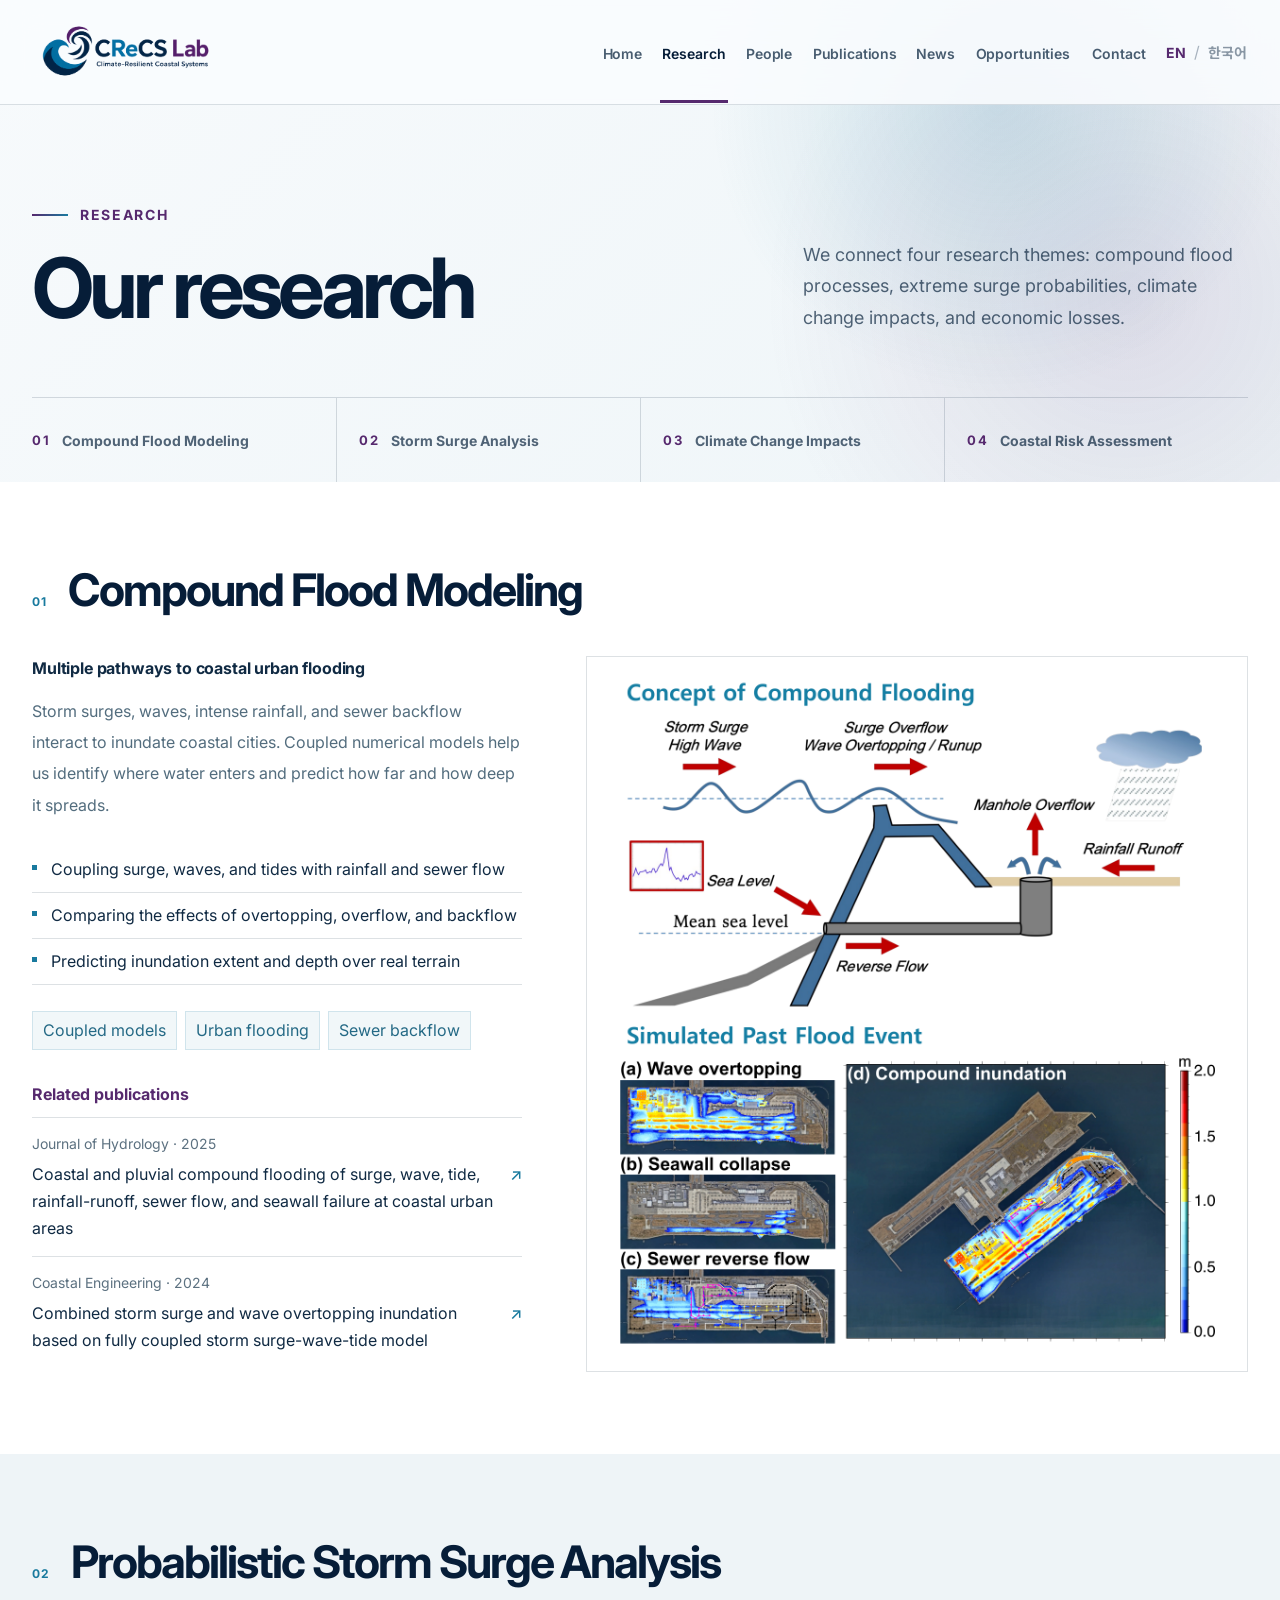
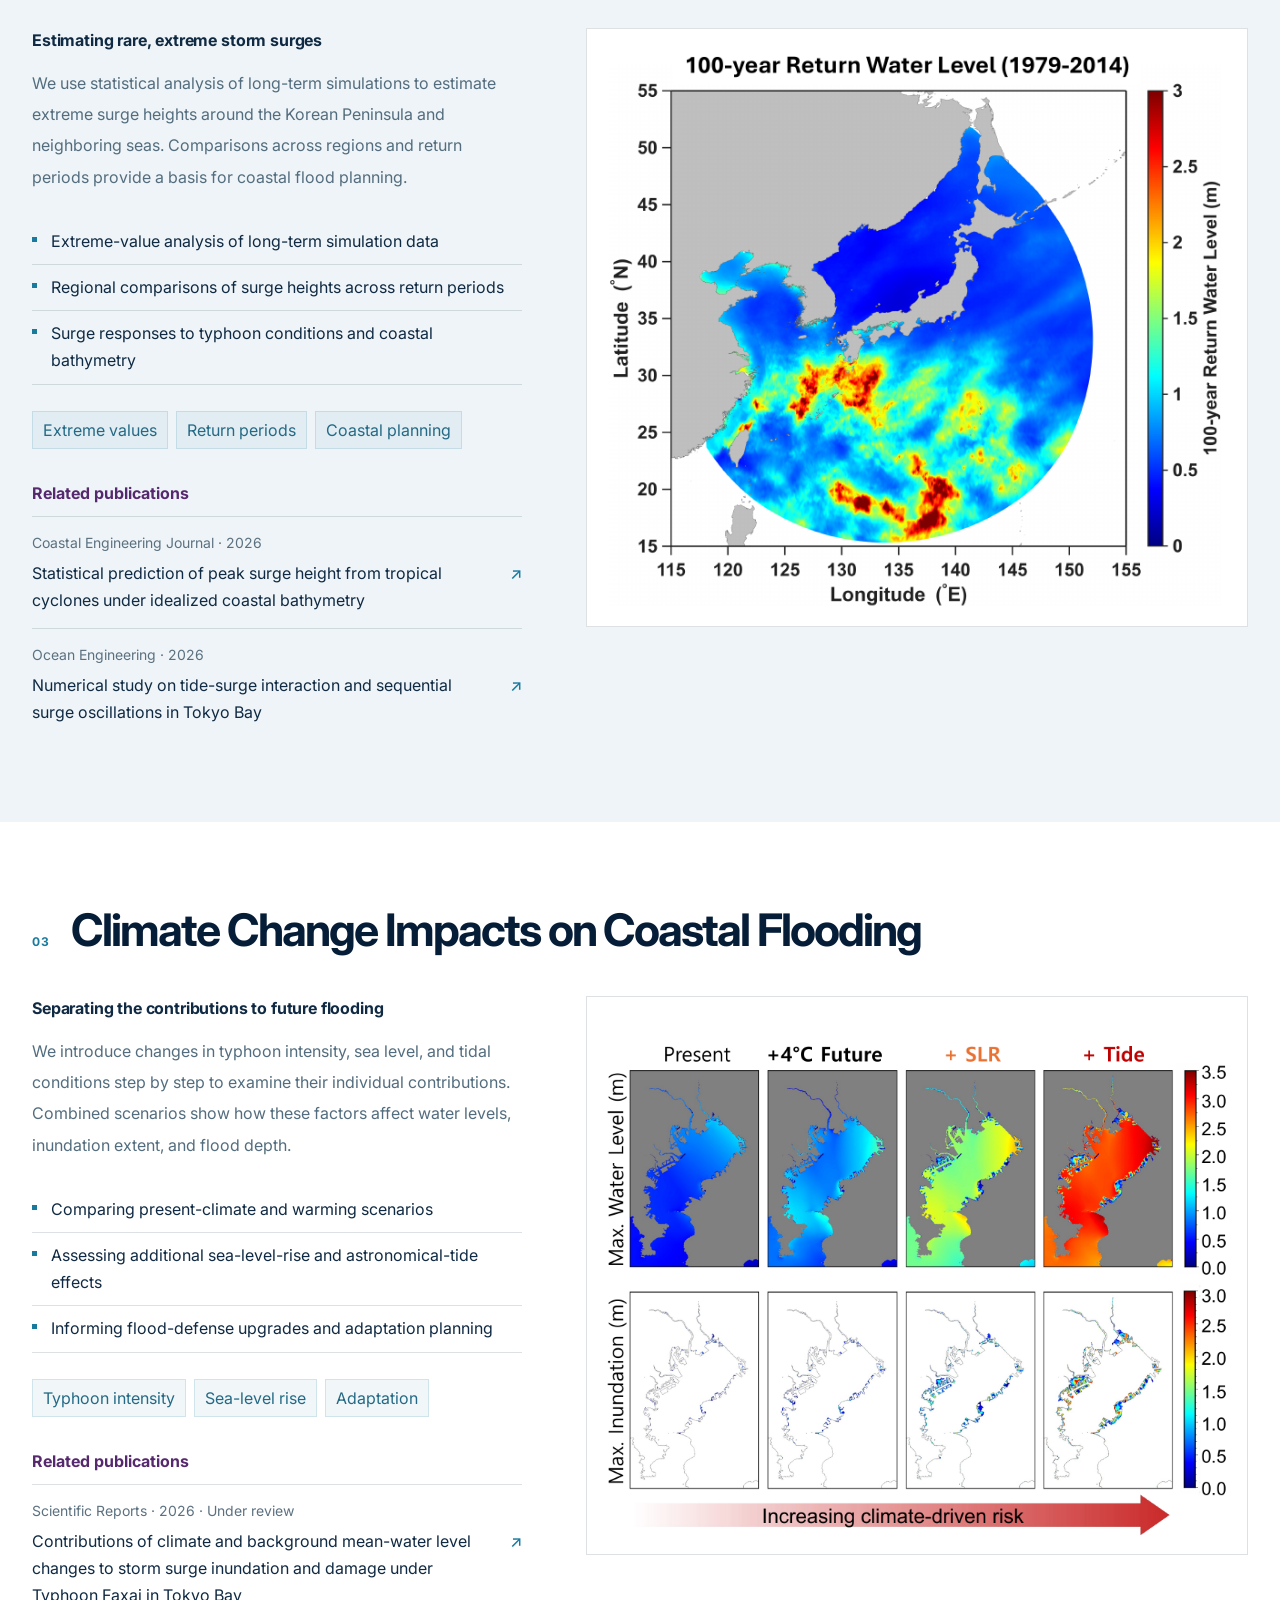
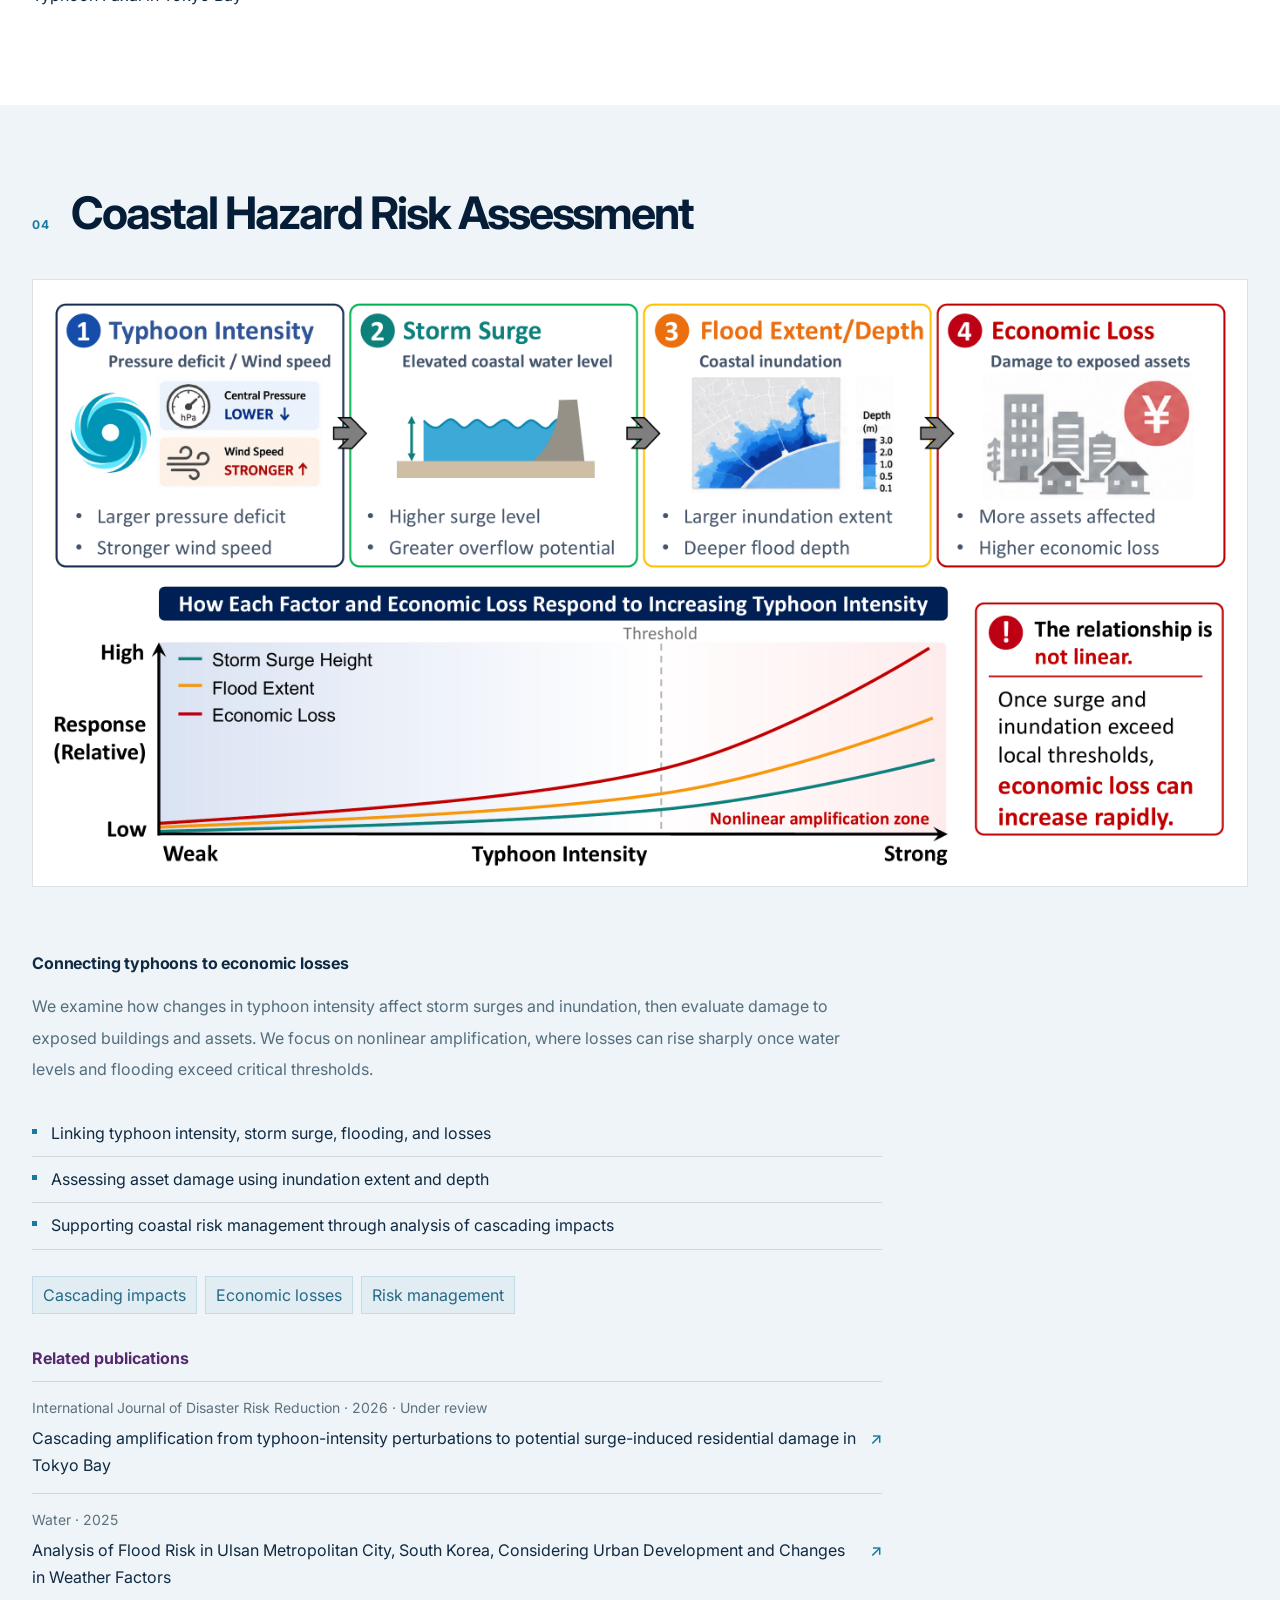
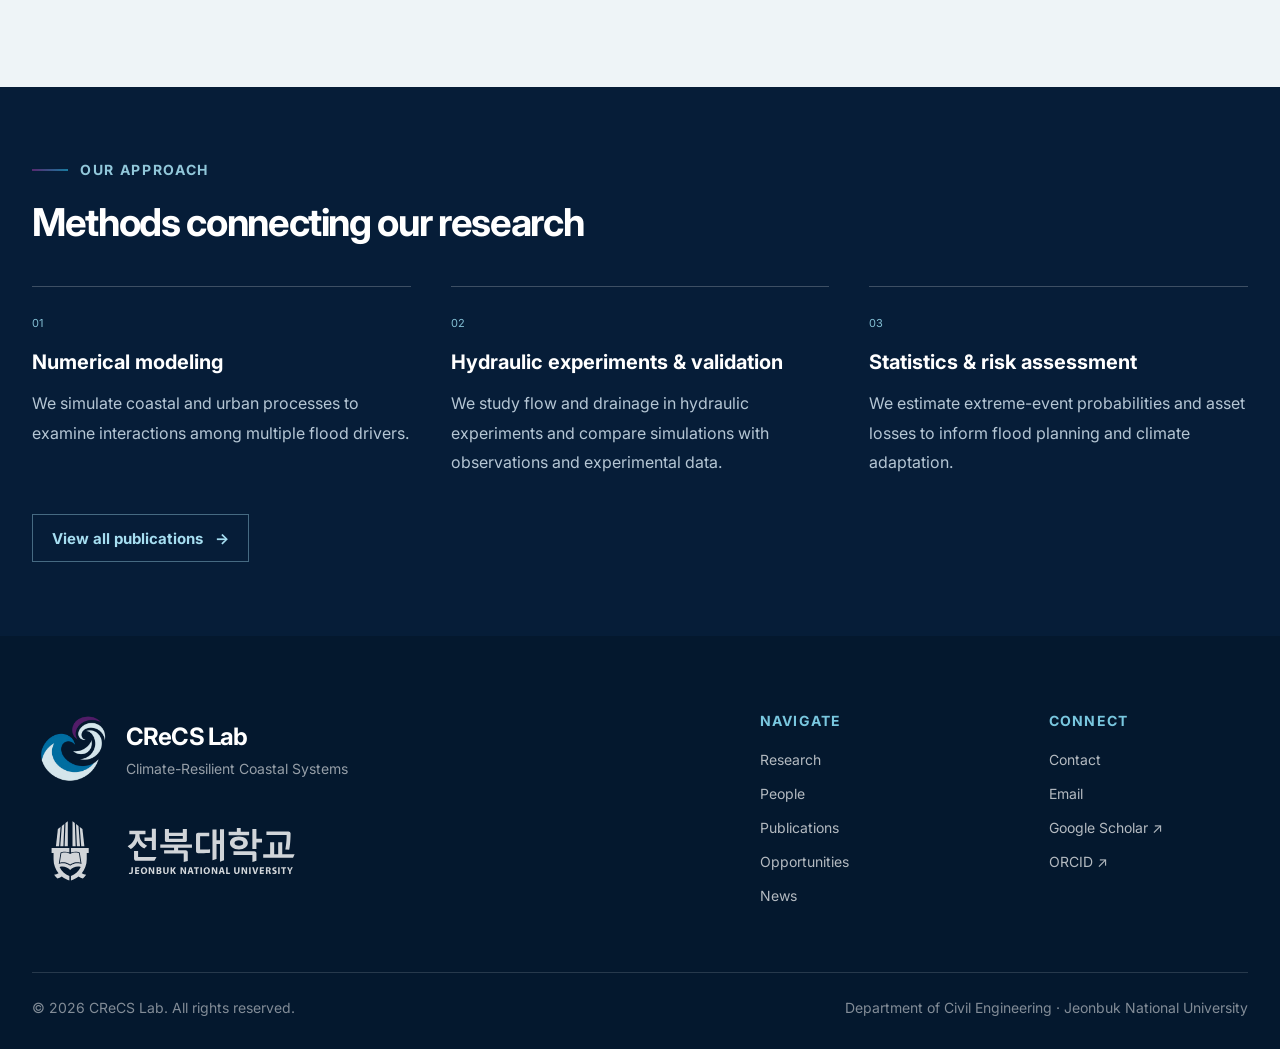
<file: research.html>
<!doctype html>
<html lang="en">
  <head>
    <meta charset="UTF-8" />
    <meta name="viewport" content="width=device-width, initial-scale=1" />
    <script src="script.js?v=15"></script>
    <!-- Google tag (gtag.js) -->
    <script async src="https://www.googletagmanager.com/gtag/js?id=G-11746WW62N"></script>
    <script>
      window.dataLayer = window.dataLayer || [];
      function gtag(){dataLayer.push(arguments);}
      gtag('js', new Date());
      gtag('config', 'G-11746WW62N');
    </script>
    <meta
      name="description"
      content="Explore compound flood modeling, probabilistic storm surge analysis, climate change impacts, and coastal hazard risk assessment at CReCS Lab."
    />
    <title>Research | CReCS Lab</title>
    <link rel="icon" href="favicon.ico?v=3" sizes="any" />
    <link rel="icon" href="assets/favicon-32x32.png?v=3" type="image/png" sizes="32x32" />
    <link rel="icon" href="assets/favicon-16x16.png?v=3" type="image/png" sizes="16x16" />
    <link rel="apple-touch-icon" href="assets/apple-touch-icon.png?v=3" />
    <link rel="preconnect" href="https://fonts.googleapis.com" />
    <link rel="preconnect" href="https://fonts.gstatic.com" crossorigin />
    <link
      href="https://fonts.googleapis.com/css2?family=Inter:wght@400;500;600;700&amp;family=Noto+Sans+KR:wght@400;500;600;700&amp;display=swap"
      rel="stylesheet"
    />
    <link rel="stylesheet" href="styles.css?v=20" />
    <link rel="stylesheet" href="news.css?v=2" />
    <link rel="stylesheet" href="research.css?v=7" />
    <script defer blocking="render" src="research.js?v=12"></script>
  </head>
  <body data-page="research">
    <header class="site-header" data-header>
      <div class="header-inner">
        <a class="brand" href="index.html" aria-label="CReCS Lab home">
          <img src="assets/crecs-logo.png" alt="CReCS Lab — Climate-Resilient Coastal Systems" />
        </a>

        <nav class="desktop-nav" aria-label="Primary navigation">
          <a href="index.html" data-i18n="navHome">Home</a>
          <a class="is-active" href="research.html" aria-current="page" data-i18n="navResearch">Research</a>
          <a href="people.html" data-i18n="navPeople">People</a>
          <a href="publications.html" data-i18n="navPublications">Publications</a>
          <a href="news.html" data-i18n="navNews">News</a>
          <a href="opportunities.html" data-i18n="navOpportunities">Opportunities</a>
          <a href="contact.html" data-i18n="navContact">Contact</a>
        </nav>

        <div class="header-actions">
          <div class="language-switch" aria-label="Language selection">
            <button class="is-selected" type="button" data-lang="en" aria-pressed="true">EN</button>
            <span aria-hidden="true">/</span>
            <button type="button" data-lang="ko" aria-pressed="false">한국어</button>
          </div>
          <button class="menu-button" type="button" aria-expanded="false" aria-controls="mobile-menu">
            <span></span><span></span><span></span>
            <span class="sr-only">Open menu</span>
          </button>
        </div>
      </div>

      <nav class="mobile-nav" id="mobile-menu" aria-label="Mobile navigation">
        <a href="index.html" data-i18n="navHome">Home</a>
        <a class="is-active" href="research.html" aria-current="page" data-i18n="navResearch">Research</a>
        <a href="people.html" data-i18n="navPeople">People</a>
        <a href="publications.html" data-i18n="navPublications">Publications</a>
        <a href="news.html" data-i18n="navNews">News</a>
        <a href="opportunities.html" data-i18n="navOpportunities">Opportunities</a>
        <a href="contact.html" data-i18n="navContact">Contact</a>
      </nav>
    </header>

    <main class="detail-page research-page">
      <section class="detail-hero">
        <div class="section-inner detail-hero-inner">
          <div>
            <p class="section-kicker" data-i18n="navResearch">Research</p>
            <h1 data-research-i18n="title">Our research</h1>
          </div>
          <p class="detail-hero-intro" data-research-i18n="intro">We connect four research themes: compound flood processes, extreme surge probabilities, climate change impacts, and economic losses.</p>
        </div>
        <div class="section-inner"><nav class="page-subnav research-subnav" aria-label="Research themes" data-research-subnav></nav></div>
      </section>
      <div data-research-details></div>
      <section class="research-methods-section">
        <div class="section-inner">
          <p class="section-kicker" data-research-i18n="methodsKicker">OUR APPROACH</p>
          <h2 data-research-i18n="methodsTitle">Methods connecting our research</h2>
          <div class="research-method-grid" data-research-methods></div>
          <a class="section-page-link" href="publications.html"><span data-research-i18n="explore">View all publications</span><span aria-hidden="true">→</span></a>
        </div>
      </section>
      <noscript><p class="section-inner">Enable JavaScript to view the research themes. 연구 분야를 보려면 JavaScript를 활성화해 주세요.</p></noscript>
    </main>

    <footer class="site-footer">
      <div class="footer-inner">
        <div class="footer-main">
          <div class="footer-brand-group">
            <a class="footer-brand" href="index.html" aria-label="CReCS Lab home">
              <img src="assets/crecs-symbol-footer-reverse.png?v=1" alt="" />
              <span>
                <strong>CReCS Lab</strong>
                <small data-i18n="footerTagline">Climate-Resilient Coastal Systems</small>
              </span>
            </a>
            <a class="footer-university-brand" href="https://www.jbnu.ac.kr/" target="_blank" rel="noreferrer" aria-label="Jeonbuk National University website">
              <img class="footer-university-symbol" src="assets/jbnu-symbol-footer-reverse.svg?v=1" alt="" />
              <img class="footer-university-wordmark" src="assets/jbnu-wordmark-footer-reverse.svg?v=1" alt="Jeonbuk National University" />
            </a>
          </div>

          <div class="footer-column">
            <p data-i18n="footerNavigate">Navigate</p>
            <nav aria-label="Footer navigation">
              <a href="research.html" data-i18n="navResearch">Research</a>
              <a href="people.html" data-i18n="navPeople">People</a>
              <a href="publications.html" data-i18n="navPublications">Publications</a>
              <a href="opportunities.html" data-i18n="navOpportunities">Opportunities</a>
              <a href="news.html" data-i18n="navNews">News</a>
            </nav>
          </div>

          <div class="footer-column">
            <p data-i18n="footerConnect">Connect</p>
            <nav aria-label="External profiles">
              <a href="contact.html" data-i18n="navContact">Contact</a>
              <a href="mailto:jbjo@jbnu.ac.kr" data-i18n="footerEmail">Email</a>
              <a href="https://scholar.google.com/citations?user=TWpAiN8AAAAJ" target="_blank" rel="noreferrer">Google Scholar ↗</a>
              <a href="https://orcid.org/0000-0003-4687-1146" target="_blank" rel="noreferrer">ORCID ↗</a>
            </nav>
          </div>
        </div>

        <div class="footer-bottom">
          <p>© <span data-current-year>2026</span> CReCS Lab. <span data-i18n="footerRights">All rights reserved.</span></p>
          <p data-i18n="footerAffiliation">Department of Civil Engineering · Jeonbuk National University</p>
        </div>
      </div>
    </footer>

  </body>
</html>
</file>
<file: styles.css>
:root {
  --ink: #102a43;
  --ink-deep: #061d38;
  --coastal: #197a9e;
  --purple: #56296e;
  --paper: #f7fafc;
  --line: rgba(16, 42, 67, 0.14);
  --header-height: 104px;
  --content-width: 1420px;
}

* {
  box-sizing: border-box;
}

html {
  scroll-behavior: smooth;
}

body {
  margin: 0;
  min-width: 320px;
  color: var(--ink);
  background: var(--paper);
  font-family: Inter, "Noto Sans KR", system-ui, -apple-system, BlinkMacSystemFont, "Segoe UI", sans-serif;
  -webkit-font-smoothing: antialiased;
}

html[data-language-pending] :is(main, .site-footer, .desktop-nav, .mobile-nav, .menu-button) {
  visibility: hidden;
}

a {
  color: inherit;
  text-decoration: none;
}

button,
a {
  -webkit-tap-highlight-color: transparent;
}

.sr-only {
  position: absolute;
  width: 1px;
  height: 1px;
  padding: 0;
  margin: -1px;
  overflow: hidden;
  clip: rect(0, 0, 0, 0);
  white-space: nowrap;
  border: 0;
}

.site-header {
  position: fixed;
  z-index: 20;
  top: 0;
  left: 0;
  width: 100%;
  border-bottom: 1px solid var(--line);
  background: rgba(250, 252, 254, 0.88);
  backdrop-filter: blur(18px);
  -webkit-backdrop-filter: blur(18px);
}

.header-inner {
  width: min(calc(100% - 64px), var(--content-width));
  height: var(--header-height);
  margin: 0 auto;
  display: flex;
  align-items: center;
  gap: 42px;
}

.brand {
  flex: 0 0 auto;
  display: flex;
  align-items: center;
}

.brand img {
  display: block;
  width: 224px;
  height: auto;
}

.desktop-nav {
  display: flex;
  align-items: center;
  justify-content: center;
  gap: clamp(18px, 1.8vw, 34px);
  margin-left: auto;
}

.desktop-nav a {
  position: relative;
  flex: 0 0 var(--nav-item-width, 5em);
  width: var(--nav-item-width, 5em);
  text-align: center;
  white-space: nowrap;
  line-height: 1.5;
  padding: 41px 0 38px;
  color: rgba(16, 42, 67, 0.76);
  font-size: 18px;
  font-weight: 600;
  letter-spacing: -0.01em;
  transition: color 180ms ease;
}

/* Reserve the same menu space in both languages; em widths follow the compact header size. */
.desktop-nav a[data-i18n="navHome"] { --nav-item-width: 3.2em; }
.desktop-nav a[data-i18n="navResearch"] { --nav-item-width: 4.9em; }
.desktop-nav a[data-i18n="navPeople"] { --nav-item-width: 3.7em; }
.desktop-nav a[data-i18n="navPublications"] { --nav-item-width: 6.4em; }
.desktop-nav a[data-i18n="navNews"] { --nav-item-width: 3em; }
.desktop-nav a[data-i18n="navOpportunities"] { --nav-item-width: 7.3em; }
.desktop-nav a[data-i18n="navContact"] { --nav-item-width: 4.3em; }

.desktop-nav a::after {
  content: "";
  position: absolute;
  right: 0;
  bottom: -1px;
  left: 0;
  height: 3px;
  background: var(--purple);
  transform: scaleX(0);
  transform-origin: center;
  transition: transform 180ms ease;
}

.desktop-nav a:hover,
.desktop-nav a:focus-visible,
.desktop-nav a.is-active {
  color: var(--ink-deep);
}

.desktop-nav a:hover::after,
.desktop-nav a:focus-visible::after,
.desktop-nav a.is-active::after {
  transform: scaleX(1);
}

.header-actions {
  display: flex;
  align-items: center;
  gap: 18px;
}

.language-switch {
  display: flex;
  align-items: center;
  gap: 7px;
  color: rgba(16, 42, 67, 0.34);
}

.language-switch button {
  border: 0;
  padding: 8px 1px;
  color: rgba(16, 42, 67, 0.48);
  background: transparent;
  font: inherit;
  font-size: 14px;
  font-weight: 700;
  cursor: pointer;
}

.language-switch button:hover,
.language-switch button:focus-visible,
.language-switch button.is-selected {
  color: var(--purple);
}

.menu-button {
  display: none;
  width: 42px;
  height: 42px;
  border: 1px solid var(--line);
  border-radius: 50%;
  background: rgba(255, 255, 255, 0.72);
  cursor: pointer;
}

.menu-button > span:not(.sr-only) {
  display: block;
  width: 17px;
  height: 1.5px;
  margin: 4px auto;
  background: var(--ink);
}

.mobile-nav {
  display: none;
}

.hero {
  position: relative;
  min-height: 100svh;
  overflow: hidden;
  background: #f5f8fb;
}

.hero-image {
  position: absolute;
  inset: 0;
  background-image: url("assets/crecs-hero.png");
  background-position: center right;
  background-size: cover;
  background-repeat: no-repeat;
  transform: scale(1.01);
  animation: hero-settle 1.2s cubic-bezier(0.2, 0.75, 0.25, 1) both;
}

.hero-wash {
  position: absolute;
  inset: 0;
  background:
    linear-gradient(90deg, rgba(247, 250, 252, 0.98) 0%, rgba(247, 250, 252, 0.94) 33%, rgba(247, 250, 252, 0.34) 55%, rgba(247, 250, 252, 0.02) 77%),
    linear-gradient(0deg, rgba(5, 29, 55, 0.1) 0%, transparent 28%);
}

.hero-inner {
  position: relative;
  z-index: 2;
  width: min(calc(100% - 64px), var(--content-width));
  min-height: 100svh;
  margin: 0 auto;
  padding-top: calc(var(--header-height) + 70px);
  padding-bottom: 42px;
  display: flex;
  flex-direction: column;
  justify-content: space-between;
}

.hero-copy {
  width: min(670px, 49vw);
  margin: auto 0;
  padding: 24px 0 56px;
  animation: copy-rise 800ms 100ms cubic-bezier(0.2, 0.75, 0.25, 1) both;
}

.eyebrow {
  display: flex;
  align-items: center;
  gap: 12px;
  margin: 0 0 24px;
  color: var(--purple);
  font-size: 14px;
  font-weight: 700;
  letter-spacing: 0.1em;
  text-transform: uppercase;
}

.eyebrow::before {
  content: "";
  width: 36px;
  height: 2px;
  background: linear-gradient(90deg, var(--purple), var(--coastal));
}

h1 {
  max-width: 660px;
  margin: 0;
  color: var(--ink-deep);
  font-size: clamp(48px, 5vw, 76px);
  font-weight: 700;
  letter-spacing: -0.055em;
  line-height: 1.02;
  text-wrap: balance;
}

.intro {
  max-width: 630px;
  margin: 28px 0 0;
  color: rgba(16, 42, 67, 0.76);
  font-size: clamp(18px, 1.45vw, 21px);
  line-height: 1.7;
  white-space: pre-line;
}

.hero-actions {
  display: flex;
  flex-wrap: wrap;
  gap: 12px;
  margin-top: 36px;
}

.button {
  min-height: 52px;
  padding: 0 23px;
  border: 1px solid transparent;
  border-radius: 4px;
  display: inline-flex;
  align-items: center;
  justify-content: center;
  gap: 18px;
  font-size: 15px;
  font-weight: 700;
  transition: transform 180ms ease, box-shadow 180ms ease, color 180ms ease, background 180ms ease;
}

.button:hover,
.button:focus-visible {
  transform: translateY(-2px);
}

.button-primary {
  color: white;
  background: var(--ink-deep);
  box-shadow: 0 12px 28px rgba(6, 29, 56, 0.18);
}

.button-primary:hover,
.button-primary:focus-visible {
  box-shadow: 0 16px 34px rgba(6, 29, 56, 0.24);
}

.button-secondary {
  border-color: rgba(86, 41, 110, 0.36);
  color: var(--purple);
  background: rgba(255, 255, 255, 0.5);
}

.button-secondary:hover,
.button-secondary:focus-visible {
  color: white;
  background: var(--purple);
}

.button-tertiary {
  border-color: rgba(25, 122, 158, 0.36);
  color: var(--coastal);
  background: rgba(255, 255, 255, 0.5);
}

.button-tertiary:hover,
.button-tertiary:focus-visible {
  color: white;
  background: var(--coastal);
}

.research-strip {
  display: grid;
  grid-template-columns: 125px minmax(0, 1fr);
  align-items: center;
  gap: 20px;
  padding: 22px 26px;
  border: 1px solid rgba(255, 255, 255, 0.58);
  border-radius: 6px;
  background: rgba(4, 31, 59, 0.76);
  box-shadow: 0 18px 50px rgba(4, 31, 59, 0.14);
  color: white;
  backdrop-filter: blur(14px);
  -webkit-backdrop-filter: blur(14px);
}

.strip-label {
  margin: 0;
  color: rgba(255, 255, 255, 0.62);
  font-size: 14px;
  font-weight: 700;
  letter-spacing: 0.1em;
  text-transform: uppercase;
}

.research-topics {
  display: grid;
  grid-template-columns: repeat(4, minmax(0, 1fr));
}

.research-topics span {
  min-height: 30px;
  padding: 5px 24px;
  border-left: 1px solid rgba(255, 255, 255, 0.18);
  display: flex;
  align-items: center;
  font-size: 14px;
  font-weight: 600;
  line-height: 1.45;
}

.research-section {
  position: relative;
  scroll-margin-top: var(--header-height);
  overflow: hidden;
  padding: clamp(96px, 9vw, 150px) 0;
  background:
    radial-gradient(circle at 92% 8%, rgba(25, 122, 158, 0.08), transparent 28%),
    #ffffff;
}

.section-inner {
  position: relative;
  width: min(calc(100% - 64px), var(--content-width));
  margin: 0 auto;
}

.research-heading {
  display: grid;
  grid-template-columns: minmax(0, 1.25fr) minmax(320px, 0.75fr);
  gap: clamp(40px, 7vw, 108px);
  align-items: end;
  margin-bottom: clamp(50px, 5vw, 76px);
}

.section-kicker {
  display: flex;
  align-items: center;
  gap: 12px;
  margin: 0 0 20px;
  color: var(--purple);
  font-size: 14px;
  font-weight: 700;
  letter-spacing: 0.12em;
  text-transform: uppercase;
}

/* Keep the lab name in its original mixed case. */
.section-kicker[data-news-i18n="kicker"] {
  text-transform: none;
}

.section-kicker::before {
  content: "";
  width: 36px;
  height: 2px;
  background: linear-gradient(90deg, var(--purple), var(--coastal));
}

.research-heading h2 {
  max-width: 820px;
  margin: 0;
  color: var(--ink-deep);
  font-size: clamp(40px, 4.7vw, 68px);
  font-weight: 700;
  letter-spacing: -0.05em;
  line-height: 1.05;
  text-wrap: balance;
}

.section-intro {
  max-width: 520px;
  margin: 0 0 6px;
  color: rgba(16, 42, 67, 0.7);
  font-size: 18px;
  line-height: 1.75;
}

.research-grid {
  display: grid;
  grid-template-columns: repeat(2, minmax(0, 1fr));
  border-top: 1px solid var(--line);
  border-bottom: 1px solid var(--line);
}

.research-card {
  --card-color: var(--coastal);
  position: relative;
  min-height: 340px;
  padding: clamp(34px, 4vw, 56px);
  display: flex;
  flex-direction: column;
  transition: background-color 220ms ease;
}

.research-card:nth-child(odd) {
  border-right: 1px solid var(--line);
}

.research-card:nth-child(-n + 2) {
  border-bottom: 1px solid var(--line);
}

.research-card:hover {
  background: rgba(16, 42, 67, 0.025);
}

.research-card-flooding { --card-color: #276b88; }
.research-card-hydraulics { --card-color: var(--purple); }
.research-card-resilience { --card-color: #a6165f; }

.card-top {
  display: flex;
  align-items: center;
  justify-content: space-between;
  margin-bottom: 34px;
}

.card-number {
  color: rgba(16, 42, 67, 0.38);
  font-size: 14px;
  font-weight: 700;
  letter-spacing: 0.12em;
}

.card-accent {
  width: 52px;
  height: 3px;
  background: var(--card-color);
  transform-origin: right;
  transition: transform 220ms ease;
}

.research-card:hover .card-accent {
  transform: scaleX(1.35);
}

.research-card h3 {
  margin: 0;
  color: var(--ink-deep);
  font-size: clamp(25px, 2.15vw, 33px);
  font-weight: 700;
  letter-spacing: -0.035em;
  line-height: 1.18;
}

.card-description {
  max-width: 590px;
  margin: 20px 0 32px;
  color: rgba(16, 42, 67, 0.7);
  font-size: 17px;
  line-height: 1.75;
}

.card-tags {
  display: flex;
  flex-wrap: wrap;
  gap: 8px 0;
  margin-top: auto;
  color: var(--card-color);
  font-size: 14px;
  font-weight: 700;
  letter-spacing: 0.07em;
  text-transform: uppercase;
}

.card-tags span:not(:last-child)::after {
  content: "·";
  margin: 0 11px;
  color: rgba(16, 42, 67, 0.26);
}

.people-section {
  scroll-margin-top: var(--header-height);
  padding: clamp(96px, 9vw, 150px) 0;
  background: #eef4f7;
}

.people-heading {
  display: grid;
  grid-template-columns: minmax(0, 1.25fr) minmax(320px, 0.75fr);
  gap: clamp(40px, 7vw, 108px);
  align-items: end;
  margin-bottom: clamp(50px, 5vw, 76px);
}

.people-heading h2 {
  max-width: 820px;
  margin: 0;
  color: var(--ink-deep);
  font-size: clamp(40px, 4.7vw, 68px);
  font-weight: 700;
  letter-spacing: -0.05em;
  line-height: 1.05;
  text-wrap: balance;
}

.people-subsection + .people-subsection {
  margin-top: clamp(72px, 8vw, 116px);
}

.subsection-heading {
  display: flex;
  align-items: center;
  gap: 20px;
  padding: 0 0 18px;
  border-bottom: 1px solid rgba(16, 42, 67, 0.22);
}

.subsection-heading > span {
  color: var(--purple);
  font-size: 14px;
  font-weight: 700;
  letter-spacing: 0.12em;
}

.subsection-heading h3 {
  margin: 0;
  color: var(--ink-deep);
  font-size: 18px;
  font-weight: 700;
  letter-spacing: -0.02em;
}

.pi-profile {
  display: grid;
  grid-template-columns: minmax(320px, 0.8fr) minmax(0, 1.35fr);
  background: #ffffff;
  box-shadow: 0 24px 70px rgba(6, 29, 56, 0.08);
}

.pi-portrait {
  min-height: 520px;
  margin: 0;
  overflow: hidden;
  background: #dce4ec;
}

.pi-portrait img {
  display: block;
  width: 100%;
  height: 100%;
  object-fit: cover;
  object-position: center 36%;
}

.pi-content {
  padding: clamp(42px, 5vw, 72px);
}

.pi-role {
  margin: 0 0 13px;
  color: var(--purple);
  font-size: 14px;
  font-weight: 700;
  letter-spacing: 0.1em;
  text-transform: uppercase;
}

.pi-name-row {
  display: flex;
  flex-wrap: wrap;
  align-items: baseline;
  gap: 10px 18px;
}

.pi-name-row h3 {
  margin: 0;
  color: var(--ink-deep);
  font-size: clamp(40px, 4.1vw, 60px);
  font-weight: 700;
  letter-spacing: -0.05em;
  line-height: 1;
}

.pi-name-row > span {
  color: rgba(16, 42, 67, 0.42);
  font-size: 17px;
  font-weight: 600;
}

.pi-affiliation {
  margin: 22px 0 0;
  color: rgba(16, 42, 67, 0.7);
  font-size: 17px;
  line-height: 1.65;
}

.pi-keywords {
  display: flex;
  flex-wrap: wrap;
  gap: 10px;
  margin-top: 34px;
}

.pi-keywords span {
  padding: 8px 11px;
  border: 1px solid rgba(25, 122, 158, 0.22);
  color: #176d8d;
  background: rgba(25, 122, 158, 0.055);
  font-size: 14px;
  font-weight: 700;
  line-height: 1.35;
}

.profile-details {
  display: grid;
  grid-template-columns: minmax(0, 0.8fr) minmax(0, 1.2fr);
  gap: 24px;
  margin: 38px 0 0;
  padding: 26px 0;
  border-top: 1px solid var(--line);
  border-bottom: 1px solid var(--line);
}

.profile-details div {
  min-width: 0;
}

.profile-details dt {
  margin-bottom: 8px;
  color: rgba(16, 42, 67, 0.42);
  font-size: 14px;
  font-weight: 700;
  letter-spacing: 0.1em;
  text-transform: uppercase;
}

.profile-details dd {
  margin: 0;
  color: var(--ink-deep);
  font-size: 15px;
  font-weight: 600;
  line-height: 1.55;
}

.profile-details a:hover,
.profile-details a:focus-visible {
  color: var(--purple);
}

.profile-links {
  display: flex;
  flex-wrap: wrap;
  gap: 28px;
  margin-top: 26px;
}

.profile-links a {
  display: inline-flex;
  align-items: center;
  gap: 10px;
  color: var(--ink-deep);
  font-size: 14px;
  font-weight: 700;
}

.profile-links a:hover,
.profile-links a:focus-visible {
  color: var(--purple);
}

.students-panel {
  scroll-margin-top: var(--header-height);
  display: grid;
  grid-template-columns: minmax(0, 1fr) auto;
  gap: 48px;
  align-items: end;
  padding: clamp(38px, 5vw, 68px);
  color: #ffffff;
  background:
    radial-gradient(circle at 88% 18%, rgba(25, 122, 158, 0.38), transparent 32%),
    linear-gradient(125deg, #061d38, #0a3153);
}

.students-label {
  margin: 0 0 14px;
  color: #70c3de;
  font-size: 14px;
  font-weight: 700;
  letter-spacing: 0.11em;
}

.students-panel h3 {
  margin: 0;
  font-size: clamp(30px, 3.3vw, 47px);
  letter-spacing: -0.04em;
  line-height: 1.08;
}

.students-panel p:not(.students-label) {
  max-width: 740px;
  margin: 20px 0 0;
  color: rgba(255, 255, 255, 0.72);
  font-size: 17px;
  line-height: 1.7;
}

.students-contact {
  min-height: 52px;
  padding: 0 22px;
  border: 1px solid rgba(255, 255, 255, 0.42);
  display: inline-flex;
  align-items: center;
  justify-content: center;
  gap: 22px;
  color: #ffffff;
  font-size: 14px;
  font-weight: 700;
  transition: color 180ms ease, background-color 180ms ease, transform 180ms ease;
}

.students-contact:hover,
.students-contact:focus-visible {
  color: var(--ink-deep);
  background: #ffffff;
  transform: translateY(-2px);
}

.publications-section {
  scroll-margin-top: var(--header-height);
  padding: clamp(96px, 9vw, 150px) 0;
  background: #ffffff;
}

.publications-heading {
  display: grid;
  grid-template-columns: minmax(0, 1.25fr) minmax(320px, 0.75fr);
  gap: clamp(40px, 7vw, 108px);
  align-items: end;
  margin-bottom: clamp(50px, 5vw, 76px);
}

.publications-heading h2 {
  max-width: 820px;
  margin: 0;
  color: var(--ink-deep);
  font-size: clamp(40px, 4.7vw, 68px);
  font-weight: 700;
  letter-spacing: -0.05em;
  line-height: 1.05;
  text-wrap: balance;
}

.publication-list {
  border-top: 1px solid rgba(16, 42, 67, 0.24);
}

.publication-item {
  display: grid;
  grid-template-columns: 92px minmax(0, 1fr) 50px;
  gap: clamp(24px, 3vw, 48px);
  align-items: start;
  padding: clamp(30px, 3.3vw, 48px) 22px;
  border-bottom: 1px solid var(--line);
  transition: background-color 180ms ease;
}

.publication-item:hover {
  background: rgba(25, 122, 158, 0.035);
}

.publication-year {
  padding-top: 3px;
  color: var(--purple);
  font-size: 15px;
  font-weight: 700;
  letter-spacing: 0.05em;
}

.publication-meta {
  margin: 0 0 12px;
  color: var(--coastal);
  font-size: 14px;
  font-weight: 700;
  letter-spacing: 0.08em;
  line-height: 1.5;
  text-transform: uppercase;
}

.publication-content h3 {
  max-width: 980px;
  margin: 0;
  color: var(--ink-deep);
  font-size: clamp(21px, 2vw, 29px);
  font-weight: 600;
  letter-spacing: -0.03em;
  line-height: 1.35;
}

.publication-content h3 a {
  transition: color 180ms ease;
}

.publication-content h3 a:hover,
.publication-content h3 a:focus-visible {
  color: var(--purple);
}

.publication-authors {
  margin: 16px 0 0;
  color: rgba(16, 42, 67, 0.64);
  font-size: 15px;
  line-height: 1.65;
}

.publication-authors strong {
  color: var(--ink-deep);
  font-weight: 700;
}

.publication-corresponding {
  margin: 7px 0 0;
  color: #607588;
  font-size: 14px;
  font-weight: 600;
  line-height: 1.55;
}

.publication-corresponding span {
  letter-spacing: 0.01em;
}

.publication-doi {
  display: inline-block;
  margin-top: 13px;
  color: rgba(16, 42, 67, 0.46);
  font-size: 14px;
  font-weight: 600;
  line-height: 1.5;
}

.publication-doi:hover,
.publication-doi:focus-visible {
  color: var(--purple);
}

.publication-arrow {
  width: 46px;
  height: 46px;
  border: 1px solid rgba(16, 42, 67, 0.22);
  border-radius: 50%;
  display: flex;
  align-items: center;
  justify-content: center;
  color: var(--ink-deep);
  font-size: 17px;
  transition: color 180ms ease, border-color 180ms ease, background-color 180ms ease;
}

.publication-arrow:hover,
.publication-arrow:focus-visible {
  border-color: var(--purple);
  color: #ffffff;
  background: var(--purple);
}

.publications-footer {
  display: flex;
  align-items: center;
  justify-content: space-between;
  gap: 32px;
  margin-top: 34px;
}

.publications-footer p {
  margin: 0;
  color: rgba(16, 42, 67, 0.58);
  font-size: 14px;
  line-height: 1.6;
}

.publications-footer a {
  flex: 0 0 auto;
  min-height: 50px;
  padding: 0 21px;
  border: 1px solid var(--ink-deep);
  display: inline-flex;
  align-items: center;
  gap: 20px;
  color: #ffffff;
  background: var(--ink-deep);
  font-size: 14px;
  font-weight: 700;
  transition: transform 180ms ease, background-color 180ms ease;
}

.publications-footer a:hover,
.publications-footer a:focus-visible {
  background: var(--purple);
  transform: translateY(-2px);
}

.detail-section-intro {
  max-width: 720px;
  margin: 18px 0 0;
  color: rgba(16, 42, 67, 0.66);
  font-size: 16px;
  line-height: 1.7;
}

.publication-list-detail {
  margin-left: 66px;
}

.publication-list-detail .publication-item {
  gap: clamp(16px, 1.8vw, 25px);
  padding: clamp(18px, 2vw, 26px) 10px;
}

.publication-list-detail .publication-meta {
  margin-bottom: 8px;
}

.publication-meta-with-badge {
  display: flex;
  flex-wrap: wrap;
  align-items: center;
  gap: 6px 10px;
}

.journal-index-badge {
  display: inline-flex;
  align-items: center;
  min-height: 21px;
  padding: 2px 8px;
  border: 1px solid currentColor;
  border-radius: 999px;
  font-size: 12px;
  font-weight: 800;
  letter-spacing: 0.08em;
  line-height: 1;
  white-space: nowrap;
}

.journal-index-badge-scie {
  color: var(--purple);
  background: rgba(94, 43, 119, 0.055);
}

.journal-index-badge-kci {
  color: var(--coastal);
  background: rgba(25, 122, 158, 0.055);
}

.journal-index-badge-jsce {
  color: #607588;
  background: rgba(96, 117, 136, 0.055);
}

.publication-list-detail .publication-content h3 {
  max-width: 1040px;
  font-size: clamp(18px, 1.55vw, 23px);
  line-height: 1.4;
}

.publication-list-detail .publication-authors {
  margin-top: 10px;
}

.publication-list-detail .publication-corresponding {
  margin-top: 4px;
}

.publication-list-detail .publication-doi {
  margin-top: 7px;
}

.publication-year-block + .publication-year-block {
  margin-top: clamp(30px, 3.8vw, 48px);
}

.publication-year-heading {
  margin: 0 0 18px;
  color: var(--purple);
  font-size: clamp(25px, 2.8vw, 38px);
  font-weight: 700;
  letter-spacing: -0.035em;
  line-height: 1.15;
}

.publication-year-block .publication-year {
  display: none;
}

.publication-year-block .publication-item {
  grid-template-columns: 42px minmax(0, 1fr) 50px;
}

.publication-number {
  padding-top: 2px;
  color: var(--purple);
  font-size: 17px;
  font-weight: 700;
  letter-spacing: 0.02em;
  line-height: 1.5;
}

.publication-item-no-link {
  grid-template-columns: 92px minmax(0, 1fr);
}

.publications-detail-footer {
  display: flex;
  justify-content: flex-end;
  margin: 34px 0 0 66px;
}

.publications-detail-footer a {
  min-height: 52px;
  padding: 0 22px;
  display: inline-flex;
  align-items: center;
  justify-content: space-between;
  gap: 24px;
  color: #ffffff;
  background: var(--ink-deep);
  font-size: 14px;
  font-weight: 700;
  transition: transform 180ms ease, background-color 180ms ease;
}

.publications-detail-footer a:hover,
.publications-detail-footer a:focus-visible {
  background: var(--purple);
  transform: translateY(-2px);
}

.dissertation-card {
  margin-left: 66px;
  padding: clamp(24px, 3vw, 38px);
  border-left: 4px solid var(--purple);
  background: var(--ink-deep);
  color: #ffffff;
}

.dissertation-card .publication-meta {
  color: #8ed0e3;
}

.dissertation-card h3 {
  max-width: 1040px;
  margin: 14px 0 16px;
  color: #ffffff;
  font-size: clamp(19px, 1.8vw, 26px);
  font-weight: 600;
  letter-spacing: -0.025em;
  line-height: 1.4;
}

.dissertation-card p:not(.publication-meta) {
  margin: 0 0 5px;
  color: rgba(255, 255, 255, 0.78);
  font-size: 15px;
}

.dissertation-card small {
  color: rgba(255, 255, 255, 0.56);
  font-size: 14px;
  line-height: 1.6;
}

.thesis-list {
  margin-left: 66px;
  display: grid;
  gap: 12px;
}

.thesis-list .dissertation-card {
  margin-left: 0;
}

.dissertation-card-masters {
  border-left-color: var(--coastal);
  background: #12395d;
}

.conference-categories {
  margin-left: 66px;
}

.conference-categories > section + section {
  margin-top: clamp(64px, 8vw, 104px);
}

.conference-categories > section > h3 {
  margin: 0 0 30px;
  color: var(--ink-deep);
  font-size: clamp(28px, 3vw, 42px);
  letter-spacing: -0.04em;
  line-height: 1.15;
}

.conference-year-groups {
  border-bottom: 1px solid rgba(16, 42, 67, 0.2);
}

.conference-year-group {
  border-top: 1px solid rgba(16, 42, 67, 0.2);
}

.conference-year-group summary {
  min-height: 86px;
  padding: 0 8px;
  display: grid;
  grid-template-columns: 1fr auto 28px;
  gap: 18px;
  align-items: center;
  color: var(--ink-deep);
  cursor: pointer;
  list-style: none;
}

.conference-year-group summary::-webkit-details-marker {
  display: none;
}

.conference-year-group summary > span {
  color: var(--purple);
  font-size: 21px;
  font-weight: 700;
  letter-spacing: -0.02em;
}

.conference-year-group summary > small {
  min-width: 31px;
  height: 31px;
  border-radius: 50%;
  display: inline-flex;
  align-items: center;
  justify-content: center;
  color: var(--coastal);
  background: rgba(25, 122, 158, 0.09);
  font-size: 13px;
  font-weight: 700;
}

.conference-year-group summary::after {
  content: "+";
  color: var(--ink-deep);
  font-size: 24px;
  font-weight: 400;
  text-align: center;
  transition: transform 180ms ease;
}

.conference-year-group[open] summary::after {
  transform: rotate(45deg);
}

.conference-list {
  margin: 0;
  padding: 0 8px 16px;
  list-style: none;
}

.conference-list li {
  padding: 28px 0;
  border-top: 1px solid rgba(16, 42, 67, 0.11);
}

.conference-list h4 {
  max-width: 1000px;
  overflow-wrap: anywhere;
  margin: 0;
  color: var(--ink-deep);
  font-size: 18px;
  font-weight: 600;
  letter-spacing: -0.02em;
  line-height: 1.5;
}

.conference-authors,
.conference-venue {
  margin: 11px 0 0;
  font-size: 14px;
  line-height: 1.65;
}

.conference-authors {
  color: rgba(16, 42, 67, 0.65);
}

.conference-authors strong {
  color: var(--ink-deep);
}

.conference-venue {
  color: var(--coastal);
  font-weight: 600;
}

.conference-status {
  display: inline-flex;
  margin-left: 6px;
  padding: 3px 8px;
  border: 1px solid rgba(86, 41, 110, 0.24);
  color: var(--purple);
  font-size: 11px;
  font-weight: 700;
  letter-spacing: 0.04em;
  text-transform: uppercase;
}

.opportunities-section {
  scroll-margin-top: var(--header-height);
  padding: clamp(96px, 9vw, 150px) 0;
  color: #ffffff;
  background:
    radial-gradient(circle at 88% 9%, rgba(25, 122, 158, 0.24), transparent 27%),
    linear-gradient(145deg, #061d38 0%, #082844 72%, #0a3153 100%);
}

.opportunities-heading {
  display: grid;
  grid-template-columns: minmax(0, 1.25fr) minmax(320px, 0.75fr);
  gap: clamp(40px, 7vw, 108px);
  align-items: end;
  margin-bottom: clamp(50px, 5vw, 76px);
}

.opportunities-section .section-kicker {
  color: #79c7df;
}

.opportunities-section .section-kicker::before {
  background: linear-gradient(90deg, #a6165f, #79c7df);
}

.opportunities-heading h2 {
  max-width: 820px;
  margin: 0;
  color: #ffffff;
  font-size: clamp(40px, 4.7vw, 68px);
  font-weight: 700;
  letter-spacing: -0.05em;
  line-height: 1.05;
  text-wrap: balance;
}

.opportunities-heading .section-intro {
  color: rgba(255, 255, 255, 0.7);
}

.opportunity-grid {
  display: grid;
  grid-template-columns: repeat(2, minmax(0, 1fr));
  border-top: 1px solid rgba(255, 255, 255, 0.22);
  border-bottom: 1px solid rgba(255, 255, 255, 0.22);
}

.opportunity-card {
  min-height: 340px;
  padding: clamp(34px, 4vw, 56px);
}

.opportunity-card:first-child {
  border-right: 1px solid rgba(255, 255, 255, 0.22);
}

.opportunity-number {
  margin-bottom: 42px;
  color: rgba(255, 255, 255, 0.34);
  font-size: 14px;
  font-weight: 700;
  letter-spacing: 0.13em;
}

.opportunity-type {
  margin: 0 0 12px;
  color: #79c7df;
  font-size: 14px;
  font-weight: 700;
  letter-spacing: 0.1em;
  text-transform: uppercase;
}

.opportunity-card h3 {
  margin: 0;
  color: #ffffff;
  font-size: clamp(28px, 3vw, 42px);
  font-weight: 700;
  letter-spacing: -0.04em;
  line-height: 1.1;
}

.opportunity-card > p:not(.opportunity-type) {
  max-width: 590px;
  margin: 20px 0 32px;
  color: rgba(255, 255, 255, 0.68);
  font-size: 16px;
  line-height: 1.75;
}

.opportunity-tags {
  display: flex;
  flex-wrap: wrap;
  gap: 8px 0;
  color: rgba(255, 255, 255, 0.86);
  font-size: 14px;
  font-weight: 700;
  letter-spacing: 0.07em;
  text-transform: uppercase;
}

.opportunity-tags span:not(:last-child)::after {
  content: "·";
  margin: 0 11px;
  color: #79c7df;
}

.opportunity-backgrounds {
  display: grid;
  grid-template-columns: 190px minmax(0, 1fr);
  gap: 32px;
  padding: 30px clamp(20px, 4vw, 56px);
  border-bottom: 1px solid rgba(255, 255, 255, 0.22);
}

.opportunity-backgrounds span,
.funding-note > span {
  color: #79c7df;
  font-size: 14px;
  font-weight: 700;
  letter-spacing: 0.1em;
  text-transform: uppercase;
}

.opportunity-backgrounds p {
  max-width: 900px;
  margin: 0;
  color: rgba(255, 255, 255, 0.72);
  font-size: 15px;
  line-height: 1.65;
}

.application-panel {
  display: grid;
  grid-template-columns: minmax(0, 1.1fr) minmax(280px, 0.7fr) auto;
  gap: clamp(32px, 5vw, 72px);
  align-items: center;
  margin-top: clamp(52px, 6vw, 84px);
  padding-top: clamp(38px, 4vw, 54px);
  border-top: 1px solid rgba(255, 255, 255, 0.22);
}

.application-label {
  margin: 0 0 12px;
  color: #79c7df;
  font-size: 14px;
  font-weight: 700;
  letter-spacing: 0.1em;
  text-transform: uppercase;
}

.application-copy h3 {
  margin: 0;
  color: #ffffff;
  font-size: clamp(25px, 2.5vw, 36px);
  letter-spacing: -0.035em;
  line-height: 1.15;
}

.application-copy > p:not(.application-label),
.funding-note p {
  margin: 15px 0 0;
  color: rgba(255, 255, 255, 0.66);
  font-size: 14px;
  line-height: 1.7;
}

.funding-note {
  padding-left: 28px;
  border-left: 1px solid rgba(255, 255, 255, 0.2);
}

.application-contact {
  min-height: 54px;
  padding: 0 22px;
  border: 1px solid rgba(255, 255, 255, 0.5);
  display: inline-flex;
  align-items: center;
  justify-content: center;
  gap: 24px;
  color: var(--ink-deep);
  background: #ffffff;
  font-size: 14px;
  font-weight: 700;
  transition: color 180ms ease, background-color 180ms ease, transform 180ms ease;
}

.application-contact:hover,
.application-contact:focus-visible {
  color: #ffffff;
  background: #a6165f;
  transform: translateY(-2px);
}

.contact-section {
  scroll-margin-top: var(--header-height);
  padding: clamp(96px, 9vw, 150px) 0;
  background: #f3f7f9;
}

.contact-heading {
  display: grid;
  grid-template-columns: minmax(0, 1.25fr) minmax(320px, 0.75fr);
  gap: clamp(40px, 7vw, 108px);
  align-items: end;
  margin-bottom: clamp(50px, 5vw, 76px);
}

.contact-heading h2 {
  max-width: 820px;
  margin: 0;
  color: var(--ink-deep);
  font-size: clamp(40px, 4.7vw, 68px);
  font-weight: 700;
  letter-spacing: -0.05em;
  line-height: 1.05;
  text-wrap: balance;
}

.contact-layout {
  display: grid;
  grid-template-columns: minmax(320px, 0.78fr) minmax(0, 1.22fr);
  background: #ffffff;
  box-shadow: 0 24px 70px rgba(6, 29, 56, 0.08);
}

.contact-feature {
  padding: clamp(40px, 5vw, 70px);
  color: #ffffff;
  background:
    radial-gradient(circle at 90% 12%, rgba(121, 199, 223, 0.22), transparent 28%),
    linear-gradient(145deg, #56296e, #351747);
}

.contact-feature-label {
  margin: 0 0 28px;
  color: #bce7f4;
  font-size: 14px;
  font-weight: 700;
  letter-spacing: 0.09em;
  text-transform: uppercase;
}

.contact-feature h3 {
  max-width: 520px;
  margin: 0;
  font-size: clamp(31px, 3.3vw, 48px);
  letter-spacing: -0.045em;
  line-height: 1.08;
}

.contact-feature > p:not(.contact-feature-label) {
  max-width: 520px;
  margin: 24px 0 0;
  color: rgba(255, 255, 255, 0.72);
  font-size: 16px;
  line-height: 1.75;
}

.contact-feature > a {
  min-height: 52px;
  margin-top: 36px;
  padding: 0 20px;
  border: 1px solid rgba(255, 255, 255, 0.5);
  display: inline-flex;
  align-items: center;
  gap: 24px;
  color: #351747;
  background: #ffffff;
  font-size: 14px;
  font-weight: 700;
  transition: color 180ms ease, background-color 180ms ease, transform 180ms ease;
}

.contact-feature > a:hover,
.contact-feature > a:focus-visible {
  color: #ffffff;
  background: #a6165f;
  transform: translateY(-2px);
}

.contact-details {
  display: grid;
  grid-template-columns: repeat(2, minmax(0, 1fr));
}

.contact-detail {
  min-height: 190px;
  padding: clamp(30px, 4vw, 50px);
  border-bottom: 1px solid var(--line);
  display: flex;
  flex-direction: column;
  justify-content: space-between;
  gap: 22px;
}

.contact-detail:nth-child(odd) {
  border-right: 1px solid var(--line);
}

.contact-detail > span {
  color: rgba(16, 42, 67, 0.44);
  font-size: 14px;
  font-weight: 700;
  letter-spacing: 0.09em;
  text-transform: uppercase;
}

.contact-detail > a:not(.map-link),
.contact-detail > p {
  margin: 0;
  color: var(--ink-deep);
  font-size: clamp(17px, 1.5vw, 21px);
  font-weight: 600;
  line-height: 1.55;
}

.contact-detail > a:not(.map-link):hover,
.contact-detail > a:not(.map-link):focus-visible {
  color: var(--purple);
}

.contact-detail-address {
  grid-column: 1 / -1;
  min-height: 220px;
  border-right: 0 !important;
  border-bottom: 0;
}

.map-link {
  align-self: flex-start;
  display: inline-flex;
  align-items: center;
  gap: 14px;
  color: var(--purple);
  font-size: 14px;
  font-weight: 700;
}

.map-link:hover,
.map-link:focus-visible {
  color: #a6165f;
}

.site-footer {
  color: #ffffff;
  background: #04182e;
}

.footer-inner {
  width: min(calc(100% - 64px), var(--content-width));
  margin: 0 auto;
}

.footer-main {
  display: grid;
  grid-template-columns: minmax(340px, 1.6fr) repeat(2, minmax(160px, 0.5fr));
  gap: clamp(44px, 7vw, 110px);
  padding: 76px 0 66px;
}

.footer-brand-group {
  align-self: start;
  display: grid;
  justify-items: start;
  gap: 32px;
}

.footer-brand {
  display: inline-grid;
  grid-template-columns: 76px auto;
  align-items: center;
  gap: 18px;
}

.footer-brand img {
  width: 76px;
  height: 76px;
  object-fit: contain;
}

.footer-brand > span {
  display: grid;
  gap: 7px;
}

.footer-brand strong {
  font-size: 24px;
  letter-spacing: -0.035em;
}

.footer-brand small {
  color: rgba(255, 255, 255, 0.58);
  font-size: 14px;
  line-height: 1.5;
}

.footer-university-brand {
  display: inline-grid;
  grid-template-columns: 76px auto;
  align-items: center;
  gap: 18px;
  opacity: 0.82;
  transition: opacity 180ms ease;
}

.footer-university-brand:hover,
.footer-university-brand:focus-visible {
  opacity: 1;
}

.footer-university-symbol {
  display: block;
  width: auto;
  height: 62px;
  justify-self: center;
}

.footer-university-wordmark {
  display: block;
  width: 170px;
  height: auto;
}

.footer-column > p {
  margin: 0 0 20px;
  color: #79c7df;
  font-size: 14px;
  font-weight: 700;
  letter-spacing: 0.09em;
  text-transform: uppercase;
}

.footer-column nav {
  display: grid;
  gap: 13px;
}

.footer-column a {
  color: rgba(255, 255, 255, 0.7);
  font-size: 14px;
  line-height: 1.5;
}

.footer-column a:hover,
.footer-column a:focus-visible {
  color: #ffffff;
}

.footer-bottom {
  display: flex;
  justify-content: space-between;
  gap: 30px;
  padding: 24px 0 30px;
  border-top: 1px solid rgba(255, 255, 255, 0.14);
}

.footer-bottom p {
  margin: 0;
  color: rgba(255, 255, 255, 0.5);
  font-size: 14px;
  line-height: 1.6;
}

@keyframes hero-settle {
  from { opacity: 0; transform: scale(1.045); }
  to { opacity: 1; transform: scale(1.01); }
}

@keyframes copy-rise {
  from { opacity: 0; transform: translateY(18px); }
  to { opacity: 1; transform: translateY(0); }
}

.section-intro-group {
  min-width: 0;
}

.section-page-link,
.detail-cta {
  display: inline-flex;
  align-items: center;
  gap: 12px;
  margin-top: 24px;
  color: var(--purple);
  font-size: 15px;
  font-weight: 700;
}

.section-page-link {
  min-height: 48px;
  padding: 0 19px;
  border: 1px solid rgba(86, 41, 110, 0.42);
  color: var(--purple);
  background: rgba(255, 255, 255, 0.7);
  transition: color 180ms ease, border-color 180ms ease, background-color 180ms ease, transform 180ms ease;
}

.section-page-link span:last-child,
.detail-cta span:last-child {
  transition: transform 180ms ease;
}

.section-page-link:hover span:last-child,
.section-page-link:focus-visible span:last-child,
.detail-cta:hover span:last-child,
.detail-cta:focus-visible span:last-child {
  transform: translateX(4px);
}

.section-page-link:hover,
.section-page-link:focus-visible {
  border-color: var(--ink-deep);
  color: #ffffff;
  background: var(--ink-deep);
  transform: translateY(-2px);
}

.opportunities-section .section-page-link {
  border-color: #79c7df;
  color: var(--ink-deep);
  background: #79c7df;
}

.opportunities-section .section-page-link:hover,
.opportunities-section .section-page-link:focus-visible {
  border-color: #ffffff;
  color: var(--ink-deep);
  background: #ffffff;
}

.detail-page {
  background: var(--paper);
}

.detail-hero {
  padding-top: calc(var(--header-height) + clamp(76px, 8vw, 126px));
  background:
    radial-gradient(circle at 78% 22%, rgba(25, 122, 158, 0.17), transparent 27%),
    radial-gradient(circle at 88% 62%, rgba(86, 41, 110, 0.13), transparent 31%),
    linear-gradient(135deg, #f7fafc 0%, #eef5f8 100%);
}

.detail-hero-inner {
  display: grid;
  grid-template-columns: minmax(0, 1.2fr) minmax(320px, 0.8fr);
  gap: clamp(48px, 8vw, 120px);
  align-items: end;
  padding-bottom: clamp(64px, 7vw, 104px);
}

.detail-hero h1 {
  max-width: 840px;
  margin: 0;
  color: var(--ink-deep);
  font-size: clamp(58px, 7vw, 104px);
  font-weight: 700;
  letter-spacing: -0.06em;
  line-height: 0.98;
}

.detail-hero-intro {
  max-width: 610px;
  margin: 0;
  color: rgba(16, 42, 67, 0.72);
  font-size: 18px;
  line-height: 1.75;
}

.page-subnav {
  display: grid;
  grid-template-columns: 1fr 1fr;
  border-top: 1px solid rgba(16, 42, 67, 0.16);
}

.page-subnav a {
  display: flex;
  align-items: center;
  gap: 18px;
  min-height: 84px;
  padding: 18px 0;
  color: rgba(16, 42, 67, 0.72);
  transition: color 180ms ease, padding-left 180ms ease;
}

.page-subnav a + a {
  padding-left: 34px;
  border-left: 1px solid rgba(16, 42, 67, 0.16);
}

.page-subnav a:hover,
.page-subnav a:focus-visible {
  padding-left: 8px;
  color: var(--purple);
}

.page-subnav a + a:hover,
.page-subnav a + a:focus-visible {
  padding-left: 42px;
}

.page-subnav span {
  color: var(--purple);
  font-size: 13px;
  font-weight: 700;
  letter-spacing: 0.12em;
}

.page-subnav strong {
  font-size: 16px;
}

.people-detail-section,
.students-detail-section {
  scroll-margin-top: var(--header-height);
  padding: clamp(88px, 9vw, 148px) 0;
}

.people-detail-section {
  background: #ffffff;
}

.students-detail-section {
  background: #eef4f7;
}

.detail-section-heading {
  display: grid;
  grid-template-columns: 48px minmax(0, 1fr);
  gap: 18px;
  align-items: start;
  margin-bottom: clamp(46px, 5vw, 72px);
}

.detail-section-heading > span {
  padding-top: 8px;
  color: var(--purple);
  font-size: 14px;
  font-weight: 700;
  letter-spacing: 0.12em;
}

.detail-section-heading .section-kicker {
  margin-bottom: 12px;
}

.detail-section-heading h2 {
  max-width: 900px;
  margin: 0;
  color: var(--ink-deep);
  font-size: clamp(40px, 5vw, 70px);
  letter-spacing: -0.05em;
  line-height: 1.02;
}

.pi-detail-layout {
  display: grid;
  grid-template-columns: minmax(300px, 0.72fr) minmax(0, 1.28fr);
  gap: clamp(48px, 7vw, 110px);
  align-items: start;
}

.pi-detail-sidebar {
  box-shadow: 0 22px 68px rgba(6, 29, 56, 0.09);
}

.pi-detail-portrait {
  aspect-ratio: 1 / 1;
  margin: 0;
  overflow: hidden;
  background: #dce4ec;
}

.pi-detail-portrait img {
  display: block;
  width: 100%;
  height: 100%;
  object-fit: cover;
  object-position: center 35%;
}

.pi-contact-card {
  padding: 30px;
  background: var(--ink-deep);
  color: #ffffff;
}

.pi-contact-card > p {
  margin: 0 0 24px;
  color: rgba(255, 255, 255, 0.56);
  font-size: 13px;
  font-weight: 700;
  letter-spacing: 0.1em;
  text-transform: uppercase;
}

.pi-contact-card dl {
  display: grid;
  gap: 18px;
  margin: 0;
}

.pi-contact-card dt {
  margin-bottom: 5px;
  color: rgba(255, 255, 255, 0.48);
  font-size: 13px;
  font-weight: 700;
}

.pi-contact-card dd {
  margin: 0;
  color: rgba(255, 255, 255, 0.9);
  font-size: 15px;
  line-height: 1.5;
}

.profile-links-stacked {
  gap: 16px 26px;
  padding-top: 24px;
  border-top: 1px solid rgba(255, 255, 255, 0.14);
}

.profile-links-stacked a {
  color: #ffffff;
}

.profile-links-stacked a:hover,
.profile-links-stacked a:focus-visible {
  color: #79c7e4;
}

.pi-detail-content {
  padding-top: 12px;
}

.pi-detail-name {
  display: flex;
  flex-wrap: wrap;
  align-items: baseline;
  gap: 12px 20px;
}

.pi-detail-name h3 {
  margin: 0;
  color: var(--ink-deep);
  font-size: clamp(46px, 5vw, 74px);
  letter-spacing: -0.055em;
  line-height: 1;
}

.pi-detail-name span {
  color: rgba(16, 42, 67, 0.42);
  font-size: 18px;
  font-weight: 600;
}

.pi-detail-summary {
  max-width: 820px;
  margin: 38px 0 0;
  padding-top: 34px;
  border-top: 1px solid var(--line);
  color: rgba(16, 42, 67, 0.76);
  font-size: 18px;
  line-height: 1.85;
}

.profile-records {
  display: grid;
  grid-template-columns: 1fr 1fr;
  gap: clamp(34px, 5vw, 68px);
  margin-top: clamp(58px, 7vw, 92px);
}

.content-heading-compact h3 {
  font-size: clamp(28px, 3vw, 40px);
}

.record-list,
.award-list {
  margin: 30px 0 0;
  padding: 0;
  border-top: 1px solid var(--line);
  list-style: none;
}

.record-list li,
.award-list li {
  display: grid;
  grid-template-columns: 116px minmax(0, 1fr);
  gap: 20px;
  padding: 24px 0;
  border-bottom: 1px solid var(--line);
}

.record-list time,
.award-list time {
  color: var(--purple);
  font-size: 14px;
  font-weight: 700;
  line-height: 1.5;
  white-space: pre-line;
}

.record-list h4,
.award-list h4 {
  margin: 0;
  color: var(--ink-deep);
  font-size: 17px;
  letter-spacing: -0.02em;
  line-height: 1.4;
}

.record-list p,
.award-list p {
  margin: 7px 0 0;
  color: rgba(16, 42, 67, 0.65);
  font-size: 15px;
  line-height: 1.6;
}

.research-interests {
  margin-top: clamp(58px, 7vw, 96px);
}

.awards-section {
  margin-top: clamp(64px, 8vw, 110px);
}

.award-list li {
  grid-template-columns: 92px minmax(0, 1fr);
  padding: 27px 0;
}

.content-heading > p {
  margin: 0 0 11px;
  color: var(--purple);
  font-size: 13px;
  font-weight: 700;
  letter-spacing: 0.1em;
  text-transform: uppercase;
}

.content-heading h3 {
  max-width: 720px;
  margin: 0;
  color: var(--ink-deep);
  font-size: clamp(30px, 3.5vw, 46px);
  letter-spacing: -0.04em;
  line-height: 1.12;
}

.interest-grid {
  display: grid;
  grid-template-columns: 1fr 1fr;
  margin-top: 34px;
  border-top: 1px solid var(--line);
  border-left: 1px solid var(--line);
}

.interest-grid article {
  min-height: 260px;
  padding: 30px;
  border-right: 1px solid var(--line);
  border-bottom: 1px solid var(--line);
}

.interest-grid article > span {
  color: var(--purple);
  font-size: 13px;
  font-weight: 700;
  letter-spacing: 0.1em;
}

.interest-grid h4 {
  margin: 30px 0 15px;
  color: var(--ink-deep);
  font-size: 21px;
  letter-spacing: -0.025em;
  line-height: 1.25;
}

.interest-grid p {
  margin: 0;
  color: rgba(16, 42, 67, 0.68);
  font-size: 15px;
  line-height: 1.7;
}

.students-detail-intro {
  max-width: 760px;
  margin: 0 0 44px 66px;
  color: rgba(16, 42, 67, 0.72);
  font-size: 18px;
  line-height: 1.75;
}

.student-groups {
  display: grid;
  grid-template-columns: 1fr 1fr;
  gap: 22px;
  margin-left: 66px;
}

.student-group-card {
  min-height: 280px;
  padding: clamp(34px, 4vw, 54px);
  background: #ffffff;
  box-shadow: 0 18px 54px rgba(6, 29, 56, 0.06);
}

.student-group-card > span {
  color: var(--coastal);
  font-size: 13px;
  font-weight: 700;
  letter-spacing: 0.1em;
  text-transform: uppercase;
}

.student-group-card h3 {
  margin: 44px 0 18px;
  color: var(--ink-deep);
  font-size: clamp(26px, 3vw, 38px);
  letter-spacing: -0.04em;
}

.student-group-card p {
  margin: 0;
  color: rgba(16, 42, 67, 0.68);
  font-size: 16px;
  line-height: 1.75;
}

.students-detail-section .detail-cta {
  margin-left: 66px;
  margin-top: 34px;
}

.page-subnav-three {
  grid-template-columns: repeat(3, 1fr);
}

.page-subnav-four {
  grid-template-columns: repeat(4, 1fr);
}

.detail-content-section {
  scroll-margin-top: var(--header-height);
  padding: clamp(88px, 9vw, 148px) 0;
  background: #ffffff;
}

.detail-content-section-tinted {
  background: #eef4f7;
}

.detail-pathway-grid,
.inquiry-route-grid {
  display: grid;
  grid-template-columns: 1fr 1fr;
  gap: 22px;
  margin-left: 66px;
}

.detail-pathway-card,
.inquiry-route-grid article {
  min-height: 360px;
  padding: clamp(34px, 4vw, 54px);
  border: 1px solid var(--line);
  background: #f8fbfc;
}

.detail-pathway-card {
  transition:
    color 220ms ease,
    background 220ms ease,
    border-color 220ms ease,
    box-shadow 220ms ease,
    transform 220ms ease;
}

.detail-pathway-card > span,
.inquiry-route-grid article > span {
  color: var(--purple);
  font-size: 14px;
  font-weight: 700;
  letter-spacing: 0.1em;
  text-transform: uppercase;
}

.detail-pathway-card > span,
.detail-pathway-card h3,
.detail-pathway-card p,
.detail-pathway-card .detail-tag-list span {
  transition: color 220ms ease, border-color 220ms ease;
}

.detail-pathway-card h3,
.inquiry-route-grid h3 {
  margin: 50px 0 18px;
  color: var(--ink-deep);
  font-size: clamp(28px, 3.2vw, 42px);
  letter-spacing: -0.04em;
  line-height: 1.1;
}

.detail-pathway-card p,
.inquiry-route-grid p {
  margin: 0;
  color: rgba(16, 42, 67, 0.7);
  font-size: 16px;
  line-height: 1.75;
}

.detail-tag-list {
  display: flex;
  flex-wrap: wrap;
  gap: 9px;
  margin-top: 30px;
}

.detail-tag-list span,
.fit-tags span {
  padding: 9px 13px;
  border: 1px solid rgba(16, 42, 67, 0.18);
  color: rgba(16, 42, 67, 0.74);
  font-size: 14px;
  font-weight: 600;
}

@media (hover: hover) {
  .detail-pathway-card:hover {
    border-color: var(--ink-deep);
    background: var(--ink-deep);
    color: #ffffff;
    box-shadow: 0 24px 64px rgba(6, 29, 56, 0.18);
    transform: translateY(-4px);
  }

  .detail-pathway-card:hover > span {
    color: #7fd0e7;
  }

  .detail-pathway-card:hover h3 {
    color: #ffffff;
  }

  .detail-pathway-card:hover p {
    color: rgba(255, 255, 255, 0.72);
  }

  .detail-pathway-card:hover .detail-tag-list span {
    border-color: rgba(255, 255, 255, 0.2);
    color: rgba(255, 255, 255, 0.78);
  }
}

.fit-layout {
  display: grid;
  grid-template-columns: minmax(0, 1.15fr) minmax(320px, 0.85fr);
  gap: clamp(48px, 7vw, 110px);
  margin-left: 66px;
}

.detail-lead {
  max-width: 760px;
  margin: 0;
  color: rgba(16, 42, 67, 0.76);
  font-size: 20px;
  line-height: 1.8;
}

.fit-tags {
  display: flex;
  flex-wrap: wrap;
  align-content: flex-start;
  gap: 10px;
}

.fit-tags span {
  background: #ffffff;
}

.process-grid {
  display: grid;
  grid-template-columns: repeat(3, 1fr);
  margin: 0 0 0 66px;
  padding: 0;
  border-top: 1px solid var(--line);
  border-left: 1px solid var(--line);
  list-style: none;
}

.process-grid li {
  min-height: 310px;
  padding: 34px;
  border-right: 1px solid var(--line);
  border-bottom: 1px solid var(--line);
}

.process-grid li > span {
  color: var(--purple);
  font-size: 14px;
  font-weight: 700;
  letter-spacing: 0.1em;
}

.process-grid h3 {
  margin: 70px 0 18px;
  color: var(--ink-deep);
  font-size: 23px;
  letter-spacing: -0.03em;
  line-height: 1.25;
}

.process-grid p {
  margin: 0;
  color: rgba(16, 42, 67, 0.68);
  font-size: 15px;
  line-height: 1.7;
}

.detail-action-panel {
  display: grid;
  grid-template-columns: minmax(0, 1fr) auto;
  gap: 46px;
  align-items: center;
  margin: 42px 0 0 66px;
  padding: clamp(34px, 4vw, 54px);
  background: var(--ink-deep);
  color: #ffffff;
}

.detail-action-panel > div > span,
.advising-panel aside > span {
  color: #79c7df;
  font-size: 14px;
  font-weight: 700;
  letter-spacing: 0.08em;
  text-transform: uppercase;
}

.detail-action-panel p {
  max-width: 780px;
  margin: 16px 0 9px;
  color: rgba(255, 255, 255, 0.76);
  font-size: 16px;
  line-height: 1.75;
}

.detail-action-panel small {
  color: rgba(255, 255, 255, 0.52);
  font-size: 14px;
  line-height: 1.6;
}

.detail-action-panel > a,
.advising-main > a {
  display: inline-flex;
  align-items: center;
  justify-content: space-between;
  gap: 28px;
  min-height: 58px;
  padding: 0 22px;
  color: var(--ink-deep);
  background: #ffffff;
  font-size: 15px;
  font-weight: 700;
  transition: transform 180ms ease, background 180ms ease;
}

.detail-action-panel > a:hover,
.detail-action-panel > a:focus-visible,
.advising-main > a:hover,
.advising-main > a:focus-visible {
  transform: translateY(-2px);
  background: #eaf6fa;
}

.contact-detail-grid {
  display: grid;
  grid-template-columns: repeat(3, 1fr);
  margin-left: 66px;
  border-top: 1px solid var(--line);
  border-left: 1px solid var(--line);
}

.contact-detail-grid article {
  min-height: 190px;
  padding: 32px;
  border-right: 1px solid var(--line);
  border-bottom: 1px solid var(--line);
}

.contact-detail-grid-address {
  grid-column: 1 / -1;
}

.contact-detail-grid article > span {
  display: block;
  margin-bottom: 34px;
  color: var(--purple);
  font-size: 14px;
  font-weight: 700;
  letter-spacing: 0.08em;
  text-transform: uppercase;
}

.contact-detail-grid article > a:not(.map-link),
.contact-detail-grid article > p {
  margin: 0;
  color: var(--ink-deep);
  font-size: 18px;
  font-weight: 600;
  line-height: 1.55;
}

.contact-detail-grid .map-link {
  margin-top: 24px;
}

.inquiry-route-grid article {
  min-height: 330px;
  background: #ffffff;
}

.inquiry-route-grid h3 {
  margin-top: 52px;
}

.inquiry-route-grid article > a {
  display: inline-flex;
  align-items: center;
  gap: 12px;
  margin-top: 28px;
  color: var(--purple);
  font-size: 15px;
  font-weight: 700;
}

.advising-panel {
  display: grid;
  grid-template-columns: minmax(0, 1.35fr) minmax(280px, 0.65fr);
  margin-left: 66px;
  background: var(--ink-deep);
  color: #ffffff;
}

.advising-main,
.advising-panel aside {
  padding: clamp(36px, 5vw, 66px);
}

.advising-panel aside {
  border-left: 1px solid rgba(255, 255, 255, 0.16);
  background: rgba(255, 255, 255, 0.035);
}

.status-badge {
  display: inline-flex;
  padding: 9px 13px;
  border: 1px solid rgba(121, 199, 223, 0.45);
  color: #9dd7e8;
  font-size: 14px;
  font-weight: 700;
}

.advising-main p {
  max-width: 760px;
  margin: 30px 0;
  color: rgba(255, 255, 255, 0.8);
  font-size: 19px;
  line-height: 1.75;
}

.advising-main > a {
  width: fit-content;
}

.advising-panel aside p {
  margin: 20px 0 0;
  color: rgba(255, 255, 255, 0.68);
  font-size: 16px;
  line-height: 1.75;
}

@media (max-width: 1120px) {
  :root { --header-height: 92px; }

  .footer-main {
    grid-template-columns: minmax(0, 1.6fr) repeat(2, minmax(0, 0.5fr));
    column-gap: 32px;
  }

  .header-inner,
  .hero-inner,
  .section-inner {
    width: min(calc(100% - 44px), var(--content-width));
  }

  .desktop-nav { display: none; }
  .header-actions { margin-left: auto; }
  .menu-button { display: block; }

  .mobile-nav {
    position: absolute;
    top: 100%;
    right: 22px;
    left: 22px;
    padding: 14px;
    border: 1px solid var(--line);
    border-radius: 8px;
    background: rgba(255, 255, 255, 0.98);
    box-shadow: 0 18px 50px rgba(6, 29, 56, 0.15);
  }

  .mobile-nav.is-open {
    display: grid;
  }

  .mobile-nav a {
    padding: 12px 14px;
    border-radius: 5px;
    font-size: 16px;
    font-weight: 600;
  }

  .mobile-nav a:hover,
  .mobile-nav a:focus-visible,
  .mobile-nav a.is-active {
    color: var(--purple);
    background: rgba(86, 41, 110, 0.06);
  }

  .hero-copy {
    width: min(670px, 62vw);
  }

  .research-strip {
    grid-template-columns: 105px minmax(0, 1fr);
  }

  .research-topics span {
    padding: 5px 14px;
    font-size: 14px;
  }

  .research-heading {
    grid-template-columns: 1fr;
    gap: 28px;
  }

  .people-heading {
    grid-template-columns: 1fr;
    gap: 28px;
  }

  .publications-heading {
    grid-template-columns: 1fr;
    gap: 28px;
  }

  .opportunities-heading {
    grid-template-columns: 1fr;
    gap: 28px;
  }

  .contact-heading {
    grid-template-columns: 1fr;
    gap: 28px;
  }

  .application-panel {
    grid-template-columns: minmax(0, 1fr) minmax(260px, 0.75fr);
  }

  .application-contact {
    grid-column: 1 / -1;
    justify-self: start;
  }

  .contact-layout {
    grid-template-columns: minmax(300px, 0.8fr) minmax(0, 1.2fr);
  }

  .contact-details {
    grid-template-columns: 1fr;
  }

  .contact-detail:nth-child(odd) {
    border-right: 0;
  }

  .contact-detail-address {
    grid-column: auto;
  }

  .section-intro {
    max-width: 720px;
  }

  .detail-hero-inner {
    grid-template-columns: 1fr;
    gap: 26px;
  }

  .detail-hero-intro {
    max-width: 720px;
  }

  .pi-detail-layout {
    grid-template-columns: minmax(280px, 0.72fr) minmax(0, 1.28fr);
    gap: 48px;
  }

  .profile-records {
    grid-template-columns: repeat(auto-fit, minmax(min(100%, 280px), 1fr));
  }

  .fit-layout {
    grid-template-columns: 1fr;
    gap: 36px;
  }

  .process-grid {
    grid-template-columns: 1fr 1fr;
  }

  .process-grid li:last-child {
    grid-column: 1 / -1;
    min-height: 250px;
  }

  .contact-detail-grid {
    grid-template-columns: 1fr 1fr;
  }

  .contact-detail-grid-address {
    grid-column: 1 / -1;
  }
}

@media (max-width: 760px) {
  :root { --header-height: 78px; }

  .header-inner,
  .hero-inner,
  .section-inner {
    width: calc(100% - 32px);
  }

  .brand img { width: 172px; }
  .header-inner { gap: 12px; }
  .header-actions {
    flex: 0 0 auto;
    gap: 8px;
  }
  .language-switch {
    flex: 0 0 auto;
    gap: 4px;
  }
  .language-switch button {
    padding: 7px 2px;
    font-size: 13px;
  }
  .menu-button { flex: 0 0 auto; }

  .detail-hero {
    padding-top: calc(var(--header-height) + 64px);
  }

  .detail-hero-inner {
    padding-bottom: 54px;
  }

  .detail-hero h1 {
    font-size: clamp(48px, 15vw, 70px);
  }

  .detail-hero-intro {
    font-size: 17px;
  }

  .page-subnav {
    grid-template-columns: 1fr;
  }

  .page-subnav a + a {
    padding-left: 0;
    border-top: 1px solid rgba(16, 42, 67, 0.16);
    border-left: 0;
  }

  .page-subnav a + a:hover,
  .page-subnav a + a:focus-visible {
    padding-left: 8px;
  }

  .detail-section-heading {
    grid-template-columns: 34px minmax(0, 1fr);
    gap: 10px;
  }

  .pi-detail-layout {
    grid-template-columns: 1fr;
  }

  .pi-detail-sidebar {
    width: min(100%, 520px);
  }

  .pi-detail-content {
    padding-top: 0;
  }

  .pi-detail-summary {
    font-size: 17px;
  }

  .profile-records {
    grid-template-columns: 1fr;
  }

  .interest-grid {
    grid-template-columns: 1fr;
  }

  .interest-grid article {
    min-height: 0;
  }

  .students-detail-intro,
  .student-groups,
  .students-detail-section .detail-cta,
  .detail-pathway-grid,
  .inquiry-route-grid,
  .fit-layout,
  .process-grid,
  .detail-action-panel,
  .contact-detail-grid,
  .advising-panel,
  .publication-list-detail,
  .publications-detail-footer,
  .dissertation-card,
  .thesis-list,
  .conference-categories {
    margin-left: 44px;
  }

  .student-groups {
    grid-template-columns: 1fr;
  }

  .detail-pathway-grid,
  .inquiry-route-grid {
    grid-template-columns: 1fr;
  }

  .detail-pathway-card,
  .inquiry-route-grid article {
    min-height: 0;
  }

  .process-grid {
    grid-template-columns: 1fr;
  }

  .process-grid li,
  .process-grid li:last-child {
    grid-column: auto;
    min-height: 0;
  }

  .process-grid h3 {
    margin-top: 42px;
  }

  .detail-action-panel,
  .advising-panel {
    grid-template-columns: 1fr;
  }

  .detail-action-panel > a {
    width: 100%;
  }

  .contact-detail-grid {
    grid-template-columns: 1fr;
  }

  .contact-detail-grid-address {
    grid-column: auto;
  }

  .advising-panel aside {
    border-top: 1px solid rgba(255, 255, 255, 0.16);
    border-left: 0;
  }

  .hero {
    min-height: 920px;
  }

  .hero-image {
    top: 300px;
    bottom: 0;
    background-position: 69% center;
    background-size: auto 72%;
    opacity: 0.94;
  }

  .hero-wash {
    background:
      linear-gradient(180deg, rgba(247, 250, 252, 1) 0%, rgba(247, 250, 252, 0.98) 48%, rgba(247, 250, 252, 0.16) 78%),
      linear-gradient(0deg, rgba(5, 29, 55, 0.16) 0%, transparent 30%);
  }

  .hero-inner {
    min-height: 920px;
    padding-top: calc(var(--header-height) + 38px);
    padding-bottom: 18px;
  }

  .hero-copy {
    width: 100%;
    margin: 0;
    padding: 8px 0 40px;
  }

  .eyebrow {
    margin-bottom: 18px;
    font-size: 14px;
    line-height: 1.5;
  }

  h1 {
    max-width: 580px;
    font-size: clamp(39px, 11.5vw, 58px);
  }

  .intro {
    margin-top: 22px;
    font-size: 17px;
    line-height: 1.65;
    white-space: normal;
  }

  .hero-actions {
    margin-top: 28px;
  }

  .button {
    min-height: 48px;
    padding: 0 18px;
  }

  .research-strip {
    display: block;
    padding: 18px;
  }

  .strip-label { margin-bottom: 12px; }

  .research-topics {
    grid-template-columns: 1fr 1fr;
    gap: 0;
  }

  .research-topics span {
    padding: 9px 10px;
    border-top: 1px solid rgba(255, 255, 255, 0.14);
    border-left: 0;
    font-size: 14px;
  }

  .research-section {
    padding: 82px 0;
  }

  .people-section {
    padding: 82px 0;
  }

  .publications-section {
    padding: 82px 0;
  }

  .opportunities-section {
    padding: 82px 0;
  }

  .contact-section {
    padding: 82px 0;
  }

  .research-heading h2,
  .people-heading h2,
  .publications-heading h2,
  .opportunities-heading h2,
  .contact-heading h2 {
    font-size: clamp(38px, 10vw, 52px);
  }

  .section-intro {
    font-size: 17px;
  }

  .section-page-link {
    width: 100%;
    justify-content: space-between;
  }

  .research-grid {
    grid-template-columns: 1fr;
  }

  .research-card {
    min-height: 0;
    padding: 34px 4px 38px;
  }

  .research-card:nth-child(odd) {
    border-right: 0;
  }

  .research-card:nth-child(-n + 3) {
    border-bottom: 1px solid var(--line);
  }

  .card-top {
    margin-bottom: 26px;
  }

  .pi-profile {
    grid-template-columns: 1fr;
  }

  .pi-portrait {
    min-height: 0;
    aspect-ratio: 1 / 1;
  }

  .pi-content {
    padding: 36px 24px 40px;
  }

  .profile-details {
    grid-template-columns: 1fr;
  }

  .students-panel {
    grid-template-columns: 1fr;
    gap: 30px;
  }

  .students-contact {
    width: 100%;
  }

  .publication-item {
    position: relative;
    grid-template-columns: 1fr;
    gap: 12px;
    padding: 30px 58px 30px 4px;
  }

  .publication-year-block .publication-item {
    grid-template-columns: 32px minmax(0, 1fr);
    column-gap: 14px;
    padding: 20px 52px 20px 4px;
  }

  .publication-year-block .publication-number {
    grid-column: 1;
    grid-row: 1;
  }

  .publication-year-block .publication-content {
    grid-column: 2;
    grid-row: 1;
  }

  .publication-arrow {
    position: absolute;
    top: 20px;
    right: 4px;
    width: 40px;
    height: 40px;
  }

  .publications-footer {
    align-items: stretch;
    flex-direction: column;
  }

  .publications-footer a {
    justify-content: space-between;
  }

  .opportunity-grid {
    grid-template-columns: 1fr;
  }

  .opportunity-card {
    min-height: 0;
    padding: 34px 4px 38px;
  }

  .opportunity-card:first-child {
    border-right: 0;
    border-bottom: 1px solid rgba(255, 255, 255, 0.22);
  }

  .opportunity-backgrounds {
    grid-template-columns: 1fr;
    gap: 12px;
    padding: 26px 4px;
  }

  .application-panel {
    grid-template-columns: 1fr;
  }

  .funding-note {
    padding: 26px 0 0;
    border-top: 1px solid rgba(255, 255, 255, 0.2);
    border-left: 0;
  }

  .application-contact {
    grid-column: auto;
    width: 100%;
  }

  .contact-layout {
    grid-template-columns: 1fr;
  }

  .contact-detail {
    min-height: 160px;
    padding: 30px 24px;
  }

  .footer-inner {
    width: calc(100% - 32px);
  }

  .footer-main {
    grid-template-columns: 1fr 1fr;
    gap: 46px 28px;
    padding: 60px 0 48px;
  }

  .footer-brand-group {
    grid-column: 1 / -1;
  }

  .footer-bottom {
    flex-direction: column;
    gap: 8px;
  }
}

html[lang="ko"] h1,
html[lang="ko"] .eyebrow,
html[lang="ko"] .intro,
html[lang="ko"] .button,
html[lang="ko"] .research-topics span,
html[lang="ko"] .research-heading h2,
html[lang="ko"] .people-heading h2,
html[lang="ko"] .publications-heading h2,
html[lang="ko"] .opportunities-heading h2,
html[lang="ko"] .contact-heading h2,
html[lang="ko"] .section-intro,
html[lang="ko"] .research-card h3,
html[lang="ko"] .card-description,
html[lang="ko"] .card-tags,
html[lang="ko"] .subsection-heading h3,
html[lang="ko"] .pi-affiliation,
html[lang="ko"] .pi-keywords,
html[lang="ko"] .students-panel,
html[lang="ko"] .publications-footer,
html[lang="ko"] .opportunity-card,
html[lang="ko"] .opportunity-backgrounds,
html[lang="ko"] .application-panel,
html[lang="ko"] .contact-section,
html[lang="ko"] .detail-page,
html[lang="ko"] .pi-detail-summary,
html[lang="ko"] .interest-grid,
html[lang="ko"] .student-group-card,
html[lang="ko"] .detail-pathway-card,
html[lang="ko"] .fit-layout,
html[lang="ko"] .process-grid,
html[lang="ko"] .detail-action-panel,
html[lang="ko"] .contact-detail-grid,
html[lang="ko"] .inquiry-route-grid,
html[lang="ko"] .advising-panel,
html[lang="ko"] .site-footer {
  word-break: keep-all;
  overflow-wrap: normal;
}

[data-i18n]:empty,
[data-research-i18n]:empty {
  display: none;
}

html[lang="ko"] .detail-hero-inner:has(.detail-hero-intro:empty) {
  grid-template-columns: minmax(0, 1fr);
}

html[lang="ko"] .contact-feature h3,
html[lang="ko"] main p[data-i18n],
html[lang="ko"] .research-theme-text > p {
  white-space: pre-line;
  word-break: keep-all;
  overflow-wrap: break-word;
}

html[lang="ko"] :is(.process-grid, .inquiry-route-grid, .research-card, .interest-grid, .detail-pathway-card) p[data-i18n] {
  text-wrap-style: balance;
}

html[lang="en"] [data-i18n="advisingDescription"],
html[lang="en"] [data-i18n="visitDescription"] {
  white-space: pre-line;
}

@media (max-width: 430px) {
  .header-inner { gap: 7px; }
  .process-grid li { padding-inline: 16px; }
  .brand img { width: 138px; }
  .header-actions { gap: 4px; }
  .language-switch { gap: 2px; }
  .language-switch button {
    padding: 6px 1px;
    font-size: 12px;
  }
  .menu-button {
    width: 38px;
    height: 38px;
  }
  .research-topics { grid-template-columns: 1fr; }
  .hero { min-height: 1000px; }
  .hero-inner { min-height: 1000px; }
  .students-detail-intro,
  .student-groups,
  .students-detail-section .detail-cta,
  .detail-pathway-grid,
  .inquiry-route-grid,
  .fit-layout,
  .process-grid,
  .detail-action-panel,
  .contact-detail-grid,
  .advising-panel,
  .publication-list-detail,
  .publications-detail-footer,
  .dissertation-card,
  .thesis-list,
  .conference-categories {
    margin-left: 0;
  }
}

@media (prefers-reduced-motion: reduce) {
  html { scroll-behavior: auto; }
  *, *::before, *::after {
    animation-duration: 0.01ms !important;
    animation-iteration-count: 1 !important;
    transition-duration: 0.01ms !important;
  }
}
</file>
<file: news.css>
/* News layout and navigation spacing shared across CReCS pages. */
.header-inner { gap: 26px; }
.desktop-nav { gap: clamp(14px, 1.6vw, 27px); }
.desktop-nav a { font-size: 16px; white-space: nowrap; }
.news-section { padding: 74px 0 80px; background: #f3f7fa; border-bottom: 1px solid var(--line); scroll-margin-top: var(--header-height); }
.news-heading { display: flex; justify-content: space-between; align-items: end; gap: 28px; margin-bottom: 32px; }
.news-heading .section-kicker { margin-bottom: 14px; font-size: 12px; }
.news-heading h2 { margin: 0; color: var(--ink-deep); font-size: clamp(32px, 3.2vw, 46px); line-height: 1.2; font-weight: 700; letter-spacing: -.045em; }
.news-all-link { display: inline-flex; align-items: center; gap: 22px; border: 1px solid #becdd8; padding: 13px 18px; color: #143c56; border-radius: 4px; font-size: 14px; font-weight: 600; white-space: nowrap; transition: border-color .2s, background .2s; }
.news-all-link:hover, .news-all-link:focus-visible { background: #fff; border-color: var(--coastal); }
.news-grid { display: grid; grid-template-columns: repeat(3,minmax(0,1fr)); gap: 26px; }
.news-grid[data-count="1"] { grid-template-columns: 1fr; }
.news-grid[data-count="1"] .news-card-link { display: grid; grid-template-columns: minmax(0,1.05fr) minmax(0,1fr); align-items: center; }
.news-grid[data-count="1"] .news-card-media { width: 100%; }
.news-grid[data-count="1"] .news-card-content { align-self: stretch; justify-content: center; padding: clamp(26px,3vw,44px); }
.news-grid[data-count="1"] .news-card-content h3 { font-size: clamp(22px,2vw,29px); line-height: 1.4; margin: 17px 0 16px; }
.news-grid[data-count="1"] .news-card-content > p { font-size: 15px; margin-bottom: 24px; }
.news-grid[data-count="1"] .news-read { margin-top: 12px; }
.news-card { min-width: 0; background: white; border: 1px solid rgba(16,42,67,.09); border-radius: 5px; overflow: hidden; transition: transform .2s, box-shadow .2s; }
.news-card:hover { transform: translateY(-4px); box-shadow: 0 16px 34px rgba(16,42,67,.07); }
.news-card-link { display: flex; height: 100%; flex-direction: column; }
.news-card-link:focus-visible { outline: 3px solid var(--coastal); outline-offset: -4px; }
.news-card-media { position: relative; overflow: hidden; aspect-ratio: 16/9; background: #e5ecf1; }
.news-card-media img { display: block; width: 100%; height: 100%; object-fit: cover; transition: transform .4s; }
.news-card:hover img { transform: scale(1.035); }
.news-card-content { display: flex; flex: 1; flex-direction: column; padding: 23px 24px 22px; }
.news-card-meta { display: flex; align-items: center; gap: 16px; font-size: 11px; line-height: 1.5; }
.news-category { color: #166b89; font-weight: 700; letter-spacing: .06em; }
.news-card-meta time { color: #71808c; font-variant-numeric: tabular-nums; }
.news-card-content h3 { margin: 13px 0 11px; color: var(--ink-deep); font-size: clamp(18px,1.6vw,22px); font-weight: 650; line-height: 1.5; letter-spacing: -.035em; text-wrap: pretty; }
.news-card-content > p { margin: 0 0 23px; color: #667785; font-size: 14px; line-height: 1.8; }
.news-read { display: flex; justify-content: space-between; align-items: center; gap: 12px; margin-top: auto; padding-top: 17px; border-top: 1px solid #edf0f3; color: #26465c; font-size: 12px; font-weight: 600; }
.news-read > span { font-size: 18px; font-weight: 400; color: #197a9e; }
.news-archive-list { padding-block: clamp(28px, 4vw, 64px) clamp(48px, 7vw, 88px); }
.news-archive-topline { display: flex; align-items: center; justify-content: space-between; gap: 24px; padding: 20px 0; border-top: 1px solid var(--line); margin-bottom: 10px; }
.news-archive-count { display: inline-flex; align-items: center; gap: 10px; font-size: 14px; font-weight: 600; }
.news-archive-count b { color: #197a9e; font-weight: 600; }
.news-story-page { padding: calc(var(--header-height) + 45px) 0 88px; }
.news-story-inner { max-width: 1120px; }
.news-back-link { display: inline-flex; gap: 12px; align-items: center; font-size: 13px; color: #587080; }
.news-back-link:hover { color: var(--coastal); }
.news-story-header { max-width: 870px; margin: 42px 0 36px; }
.news-story-header h1 { font-size: clamp(32px,4vw,52px); max-width: none; line-height: 1.35; margin-top: 20px; letter-spacing: -.045em; }
.news-story-lead { color: #647886; font-size: 18px; line-height: 1.8; margin: 24px 0 0; white-space: pre-line; }
.news-story-figure { margin: 0; }
.news-story-figure img { width: 100%; height: auto; object-fit: contain; border-radius: 5px; display: block; }
.news-story-figure figcaption { color: #86929b; font-size: 11px; margin-top: 12px; text-align: right; }
.news-story-body { max-width: 780px; margin: 40px auto 65px; font-size: 17px; line-height: 1.95; color: #3f596b; }
.news-more-heading { padding-top: 32px; border-top: 1px solid var(--line); margin: 0 0 25px; }
.news-more-heading h2 { font-size: 24px; margin: 0; letter-spacing: -.03em; }
.news-story-figure + .news-more-heading { margin-top: 48px; }
.news-grid-related { grid-template-columns: repeat(2,minmax(0,1fr)); }
[hidden] { display: none !important; }
html[lang="ko"] .news-section, html[lang="ko"] .news-archive-main, html[lang="ko"] .news-story-page { word-break: keep-all; overflow-wrap: break-word; }
@media (min-width: 1121px) and (max-width: 1280px) {
  .header-inner { gap: 16px; }
  .brand img { width: 185px; }
  .desktop-nav { gap: 15px; }
  .desktop-nav a { font-size: 14px; }
  .header-actions { gap: 8px; }
}
@media (max-width: 1120px) {
  .news-grid { gap: 18px; }
  .news-card-content { padding: 20px 18px; }
  .news-card-content h3 { font-size: 19px; }
}
@media (max-width: 760px) {
  .news-grid[data-count="1"] .news-card-link { grid-template-columns: 1fr; }
  .news-grid[data-count="1"] .news-card-content { padding: 24px; }
  .news-grid[data-count="1"] .news-card-content h3 { font-size: 23px; }
  .news-section { padding: 48px 0 44px; }
  .news-heading { align-items: end; gap: 12px; margin-bottom: 24px; }
  .news-heading h2 { font-size: 29px; }
  .news-heading .section-kicker { font-size: 10px; letter-spacing: .07em; }
  .news-heading .section-kicker::before { width: 20px; }
  .news-all-link { padding: 10px 12px; gap: 10px; font-size: 12px; }
  .news-grid, .news-grid-related { grid-template-columns: 1fr; gap: 24px; }
  .news-card-content { padding: 22px; }
  .news-card-content h3 { font-size: 21px; }
  .news-card-content > p { font-size: 14px; }
  .news-archive-topline { align-items: start; flex-direction: column; gap: 8px; }
  .news-story-header { margin-top: 30px; }
  .news-story-header h1 { font-size: 32px; }
  .news-story-lead { font-size: 16px; }
  .news-story-body { font-size: 16px; margin-top: 28px; }
}
</file>
<file: research.css>
.research-theme-number { font-size: 12px; font-weight: 700; letter-spacing: .12em; color: var(--coastal); }
.research-page .detail-hero h1 { font-size: clamp(54px, 6.5vw, 92px); line-height: 1.08; }
.research-page .detail-hero-inner { padding-bottom: 64px; }
.research-subnav { grid-template-columns: repeat(4,minmax(0,1fr)); }
.research-subnav a { min-width: 0; gap: 12px; }
.research-subnav a + a { padding-left: 22px; }
.research-subnav strong { font-size: 14px; line-height: 1.5; }
.research-theme-section { padding: 82px 0; scroll-margin-top: var(--header-height); background: white; }
.research-theme-section:nth-child(even) { background: #eef4f7; }
.research-theme-heading { display: flex; align-items: baseline; gap: 20px; margin-bottom: 38px; }
.research-theme-heading h2 { margin: 0; max-width: 1040px; color: var(--ink-deep); font-size: clamp(32px,3.5vw,48px); letter-spacing: -.045em; line-height: 1.2; text-wrap: balance; }
.research-theme-layout { display: grid; grid-template-columns: minmax(0,.85fr) minmax(0,1.15fr); align-items: start; gap: clamp(36px,5vw,76px); }
.research-theme-text > h3 { margin: 0 0 16px; font-size: 16px; letter-spacing: -.01em; line-height: 1.5; }
.research-theme-text > p { margin: 0; color: #536d7e; font-size: 16px; line-height: 1.95; }
.research-theme-points { padding: 0; margin: 26px 0; list-style: none; }
.research-theme-points li { position: relative; padding: 9px 0 9px 19px; font-size: 16px; line-height: 1.7; border-bottom: 1px solid var(--line); }
.research-theme-points li::before { content: ""; position: absolute; left: 0; top: 18px; width: 5px; height: 5px; background: var(--coastal); }
.research-theme-tags { display: flex; flex-wrap: wrap; gap: 8px; }
.research-theme-tags span { padding: 7px 10px; background: rgba(25,122,158,.06); border: 1px solid rgba(25,122,158,.15); font-size: 16px; color: #246985; line-height: 1.4; }
.research-related { margin-top: 34px; }
.research-related h3 { margin: 0 0 13px; font-size: 16px; letter-spacing: 0; color: var(--purple); }
.research-related a { display: block; padding: 14px 0; border-top: 1px solid var(--line); }
.research-related a:hover { color: var(--coastal); }
.research-related small { display: block; color: #5c7180; font-size: 14px; line-height: 1.7; }
.research-related a > span { display: flex; gap: 12px; justify-content: space-between; margin-top: 5px; font-size: 16px; line-height: 1.7; }
.research-related b { font-weight: 500; flex-shrink: 0; color: var(--coastal); }
.research-theme-visual { min-width: 0; }
/* Keep each supplied figure intact; labels are part of the source image. */
.research-original-figure { margin: 0; padding: 16px; border: 1px solid var(--line); background: white; }
.research-original-figure a { display: block; cursor: zoom-in; }
.research-original-figure a:focus-visible { outline: 3px solid var(--coastal); outline-offset: 5px; }
.research-original-figure img { display: block; width: 100%; height: auto; }
#coastal-risk .research-theme-layout { grid-template-columns: 1fr; }
#coastal-risk .research-theme-visual { grid-row: 1; }
#coastal-risk .research-theme-text { max-width: 850px; }
.research-methods-section { background: var(--ink-deep); color: white; padding: 74px 0; }
.research-methods-section .section-kicker { color: #91c7da; }
.research-methods-section h2 { margin: 0; font-size: clamp(28px,3vw,42px); letter-spacing: -.035em; line-height: 1.25; }
.research-method-grid { display: grid; grid-template-columns: repeat(3,minmax(0,1fr)); gap: 40px; margin-top: 40px; }
.research-method-grid article { border-top: 1px solid rgba(255,255,255,.22); padding-top: 24px; }
.research-method-grid article > span { font-size: 11px; color: #83bfd4; }
.research-method-grid h3 { margin: 16px 0 12px; font-size: 20px; line-height: 1.5; }
.research-method-grid p { color: #b5c6d4; font-size: 16px; line-height: 1.85; margin: 0; }
.research-methods-section .section-page-link { margin-top: 36px; background: transparent; color: #a6def1; border-color: rgba(166,222,241,.4); }
.research-methods-section .section-page-link:hover { background: rgba(255,255,255,.07); }
@media (max-width: 1120px) {
  .research-theme-layout { grid-template-columns: minmax(0,.9fr) minmax(0,1.1fr); gap: 30px; }
  .research-subnav { grid-template-columns: repeat(2,minmax(0,1fr)); }
  .research-subnav a:nth-child(3) { padding-left: 0; border-left: 0; }
  .research-subnav a:nth-child(n+3) { border-top: 1px solid var(--line); }
}
@media (max-width: 760px) {
  .research-theme-layout { grid-template-columns: 1fr; gap: 30px; }
  .research-theme-section { padding: 52px 0; }
  .research-theme-heading { gap: 12px; margin-bottom: 28px; }
  .research-theme-heading h2 { font-size: 31px; }
  .research-page .detail-hero-inner { gap: 26px; }
  .research-subnav a, .research-subnav a + a { padding: 14px 10px; border-top: 1px solid var(--line); min-height: 74px; }
  .research-subnav a:nth-child(2) { border-left: 1px solid var(--line); }
  .research-subnav a:nth-child(3) { padding-left: 10px; }
  .research-subnav a:nth-child(4) { border-left: 1px solid var(--line); }
  .research-subnav span { font-size: 10px; }
  .research-subnav strong { font-size: 12px; }
  .research-method-grid { grid-template-columns: 1fr; gap: 24px; }
  .research-methods-section { padding: 52px 0; }
}

html[lang="ko"] .research-page { word-break: keep-all; overflow-wrap: break-word; }
@media (max-width: 760px) { .research-original-figure { padding: 8px; } }
</file>
